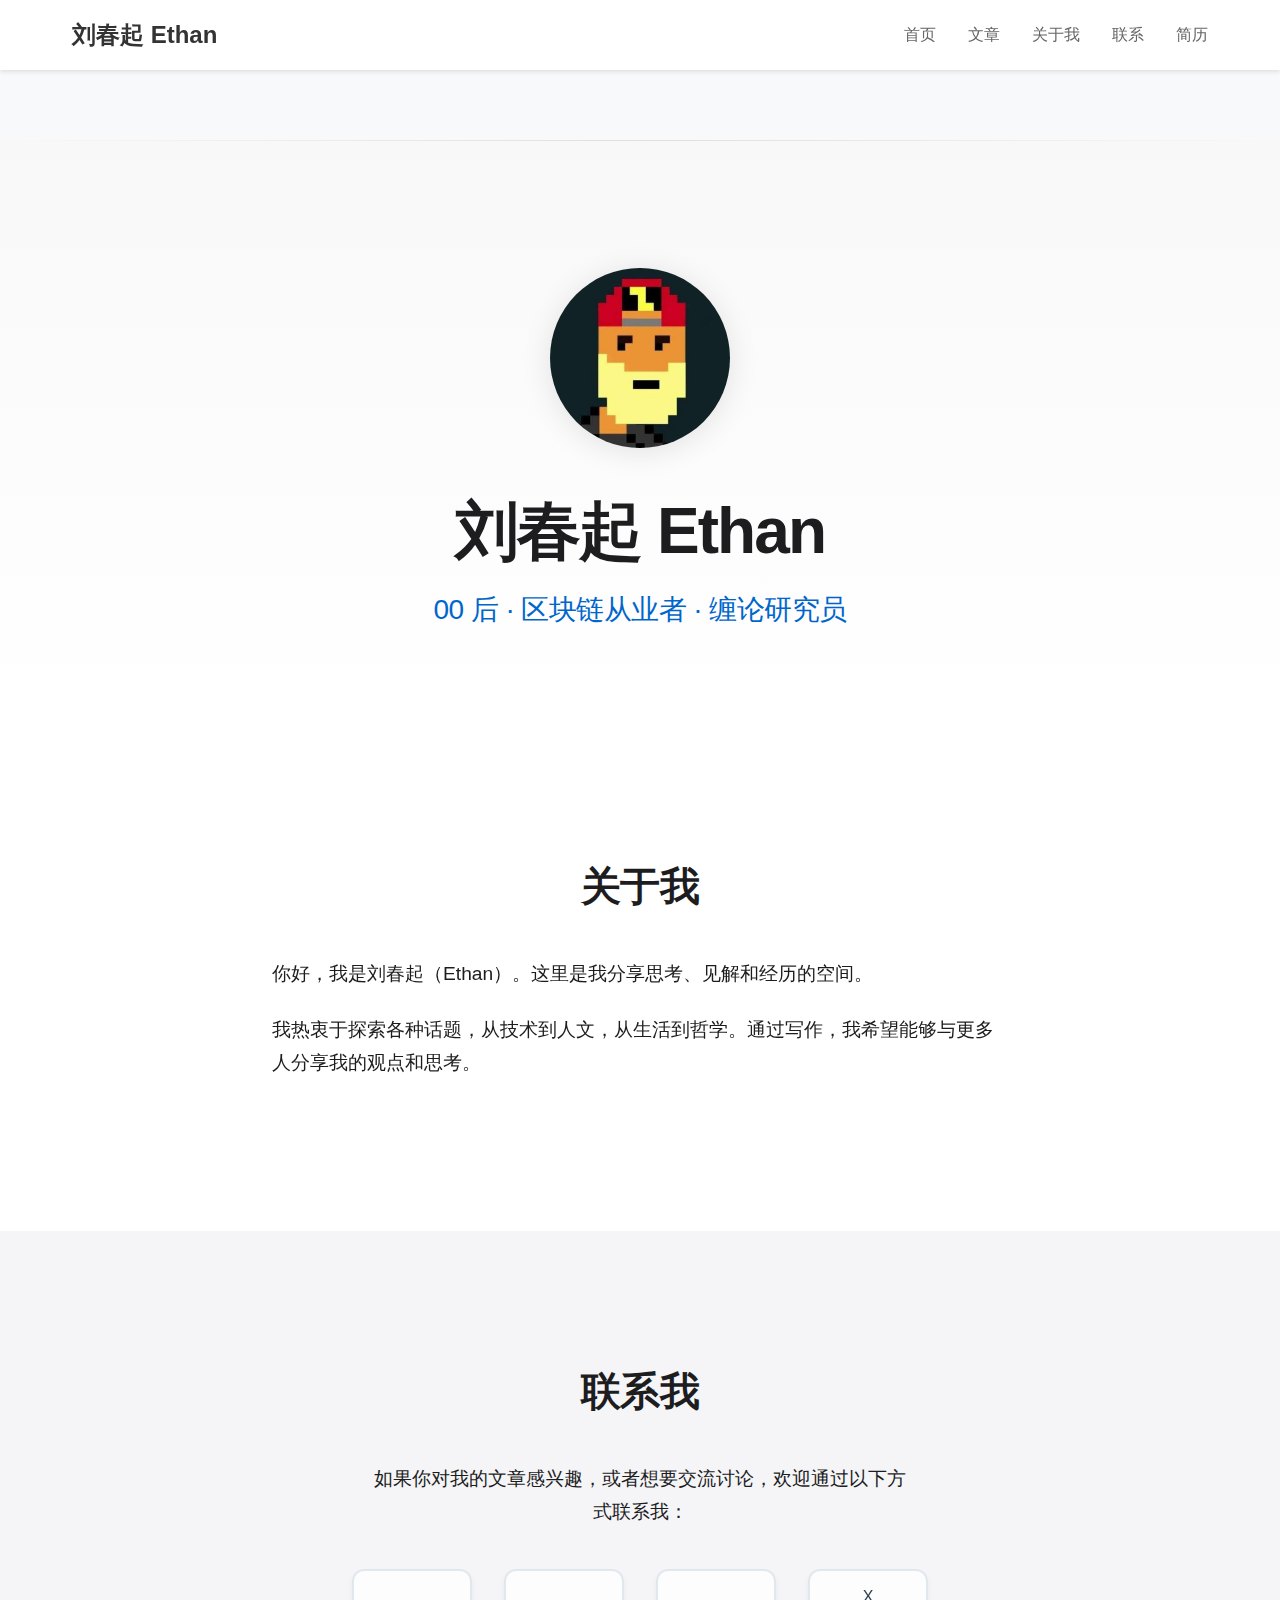
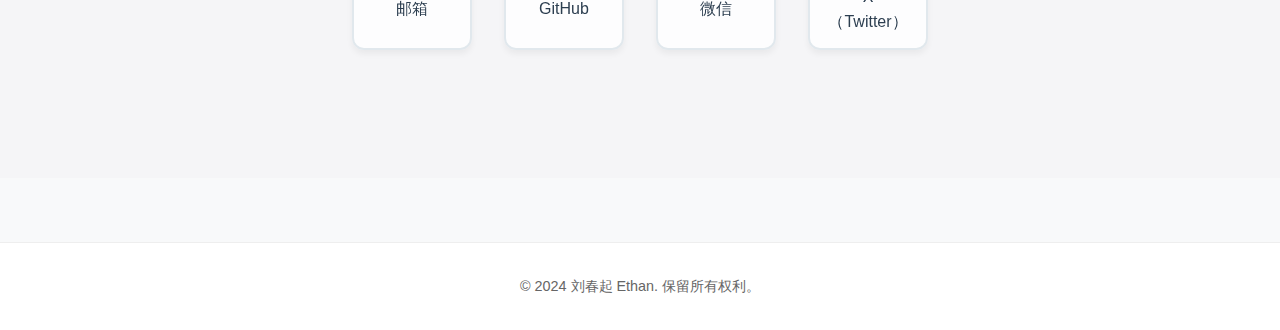
<file: index.html>
<!--
 * 个人博客首页
 * 包含以下主要部分：
 * 1. 导航栏：提供网站主要页面的链接
 * 2. 个人简介：展示头像和简要介绍
 * 3. 最新文章：展示最新的三篇博客文章
 * 4. 精选推荐：展示一篇重点推荐的文章
 * 5. 关于我：个人详细介绍
 * 6. 联系方式：社交媒体和联系方式
-->
<!DOCTYPE html>
<html lang="zh">
<head>
    <meta charset="UTF-8">
    <meta name="viewport" content="width=device-width, initial-scale=1.0">
    <title>刘春起 Ethan - 个人博客</title>
    <link rel="stylesheet" href="styles.css">
    <!-- 百度统计代码 -->
    <script>
        var _hmt = _hmt || [];
        (function() {
            var hm = document.createElement("script");
            hm.src = "https://hm.baidu.com/hm.js?6d314cef0030b5b95238139f10ae9090";
            var s = document.getElementsByTagName("script")[0]; 
            s.parentNode.insertBefore(hm, s);
        })();
    </script>
</head>
<body>
    <!-- 网站头部导航栏 -->
    <header>
        <nav>
            <div class="nav-container">
                <div class="logo">刘春起 Ethan</div>
                <ul>
                    <li><a href="#home">首页</a></li>
                    <li><a href="articles.html">文章</a></li>
                    <li><a href="#about">关于我</a></li>
                    <li><a href="#contact">联系</a></li>
                    <li><a href="resume.html" class="resume-link">简历</a></li>
                </ul>
            </div>
        </nav>
    </header>

    <!-- 主要内容区域 -->
    <main>
        <!-- 个人简介区域 -->
        <section id="home" class="hero">
            <div class="profile-container">
                <img src="profile.jpeg" alt="刘春起 Ethan" class="profile-image">
                <h1>刘春起 Ethan</h1>
                <p class="subtitle">00 后 · 区块链从业者 · 缠论研究员</p>
            </div>
        </section>

        <!-- 关于我区域 -->
        <section id="about" class="about">
            <h2>关于我</h2>
            <div class="about-content">
                <div class="about-text">
                    <p>你好，我是刘春起（Ethan）。这里是我分享思考、见解和经历的空间。</p>
                    <p>我热衷于探索各种话题，从技术到人文，从生活到哲学。通过写作，我希望能够与更多人分享我的观点和思考。</p>
                </div>
            </div>
        </section>

        <!-- 联系方式区域 -->
        <section id="contact" class="contact">
            <h2>联系我</h2>
            <div class="contact-content">
                <p>如果你对我的文章感兴趣，或者想要交流讨论，欢迎通过以下方式联系我：</p>
                <div class="contact-info">
                    <a href="mailto:chunqi222@gmail.com" class="contact-link">邮箱</a>
                    <a href="https://github.com/Ethan-chunqi" class="contact-link" target="_blank">GitHub</a>
                    <a href="wechat.html" class="contact-link" target="_blank">微信</a>
                    <a href="https://x.com/socialism_btc" class="contact-link" target="_blank">X（Twitter）</a>
                </div>
            </div>
        </section>
    </main>

    <footer>
        <p>&copy; 2024 刘春起 Ethan. 保留所有权利。</p>
    </footer>

    <script src="script.js"></script>
</body>
</html>
</file>
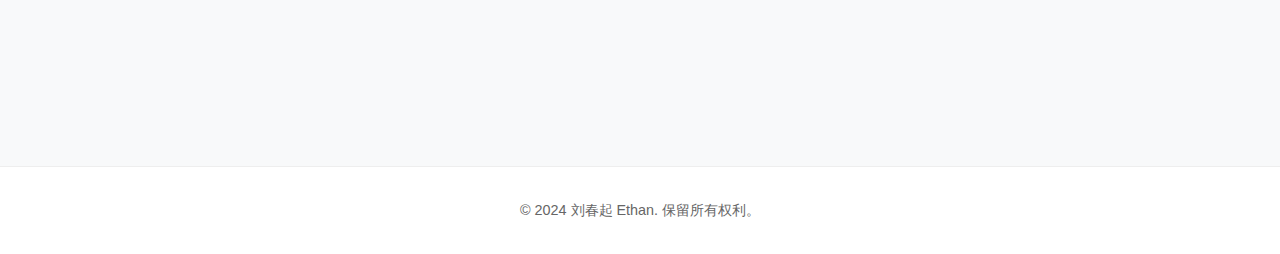
<file: about.html>
<!DOCTYPE html>
<html lang="zh">
<head>
    <meta charset="UTF-8">
    <meta name="viewport" content="width=device-width, initial-scale=1.0">
    <title>关于我 - 刘春起 Ethan</title>
    <link rel="stylesheet" href="styles.css">
    <link rel="stylesheet" href="about.css">
    <script src="about.js" defer></script>
</head>
<body>
    <!-- 页面顶部导航栏 -->
    <header>
        <nav>
            <div class="nav-container">
                <div class="logo">刘春起 Ethan</div>
                <ul>
                    <li><a href="index.html">首页</a></li>
                    <li><a href="articles.html">我的见解</a></li>
                    <li><a href="about.html" class="active">关于我</a></li>
                </ul>
            </div>
        </nav>
    </header>

    <main class="about-page">
        <!-- 个人简介区域 -->
        <section class="about-hero">
            <div class="profile-container">
                <img src="profile.jpeg" alt="刘春起 Ethan" class="profile-image">
                <h1>刘春起 Ethan</h1>
                <p class="subtitle">00 后 · 区块链从业者 · 缠论研究员</p>
            </div>
        </section>

        <!-- 详细介绍 -->
        <section class="about-content">
            <div class="about-section">
                <h2>关于我</h2>
                <p>你好，我是刘春起（Ethan）。这里是我分享思考、见解和经历的空间。</p>
                <p>我热衷于探索各种话题，从技术到人文，从生活到哲学。通过写作，我希望能够与更多人分享我的观点和思考。</p>
            </div>

            <div class="about-section">
                <h2>专业领域</h2>
                <div class="skills-grid">
                    <div class="skill-card">
                        <h3>区块链技术</h3>
                        <p>深入研究区块链技术发展，关注行业动态和创新应用。</p>
                    </div>
                    <div class="skill-card">
                        <h3>缠论研究</h3>
                        <p>专注于缠中说禅理论的研究与实践，探索市场运行规律。</p>
                    </div>
                    <div class="skill-card">
                        <h3>投资分析</h3>
                        <p>结合技术与基本面，进行深度的投资市场分析。</p>
                    </div>
                </div>
            </div>

            <div class="about-section">
                <h2>联系我</h2>
                <div class="contact-info">
                    <a href="mailto:chunqi222@gmail.com" class="contact-link">邮箱</a>
                    <a href="https://github.com/Ethan-chunqi" class="contact-link" target="_blank">GitHub</a>
                    <a href="#" class="contact-link">LinkedIn</a>
                </div>
            </div>
        </section>
    </main>

    <footer>
        <p>&copy; 2024 刘春起 Ethan. 保留所有权利。</p>
    </footer>

    <script src="script.js"></script>
</body>
</html>
</file>
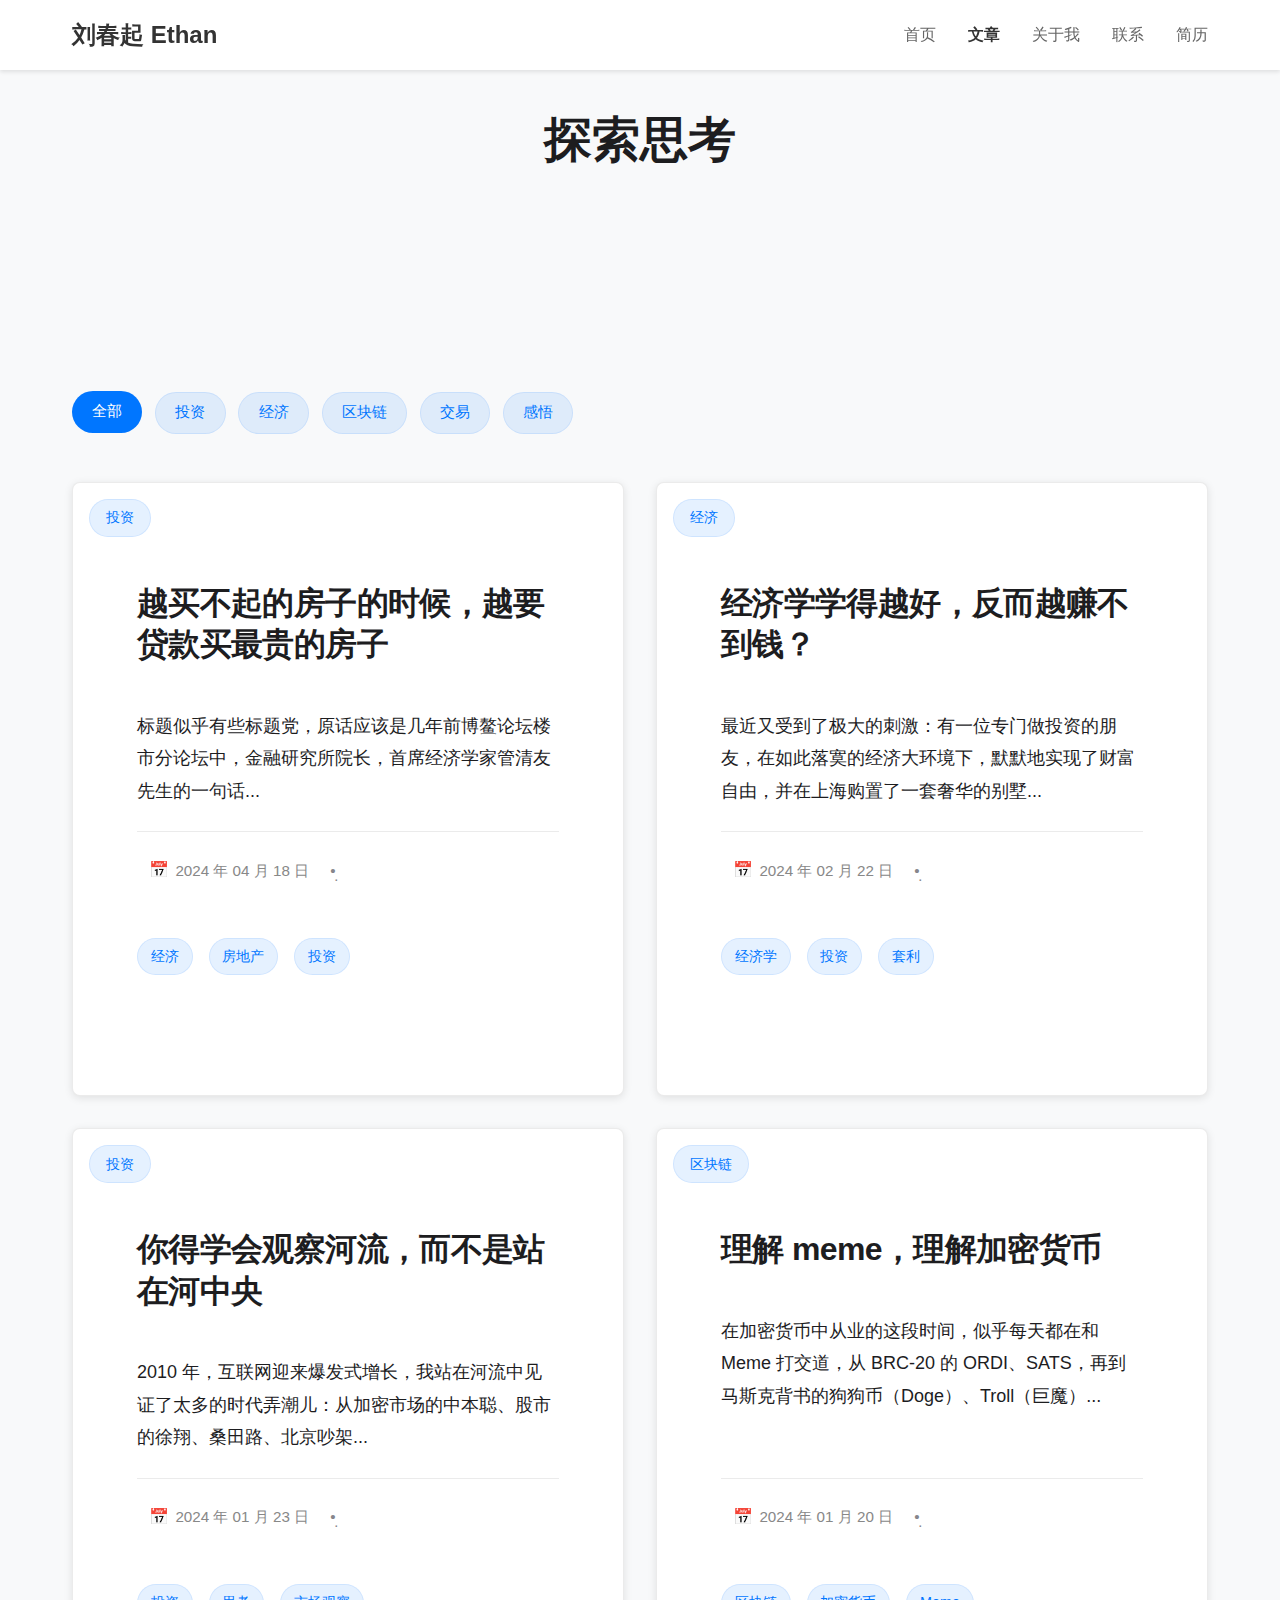
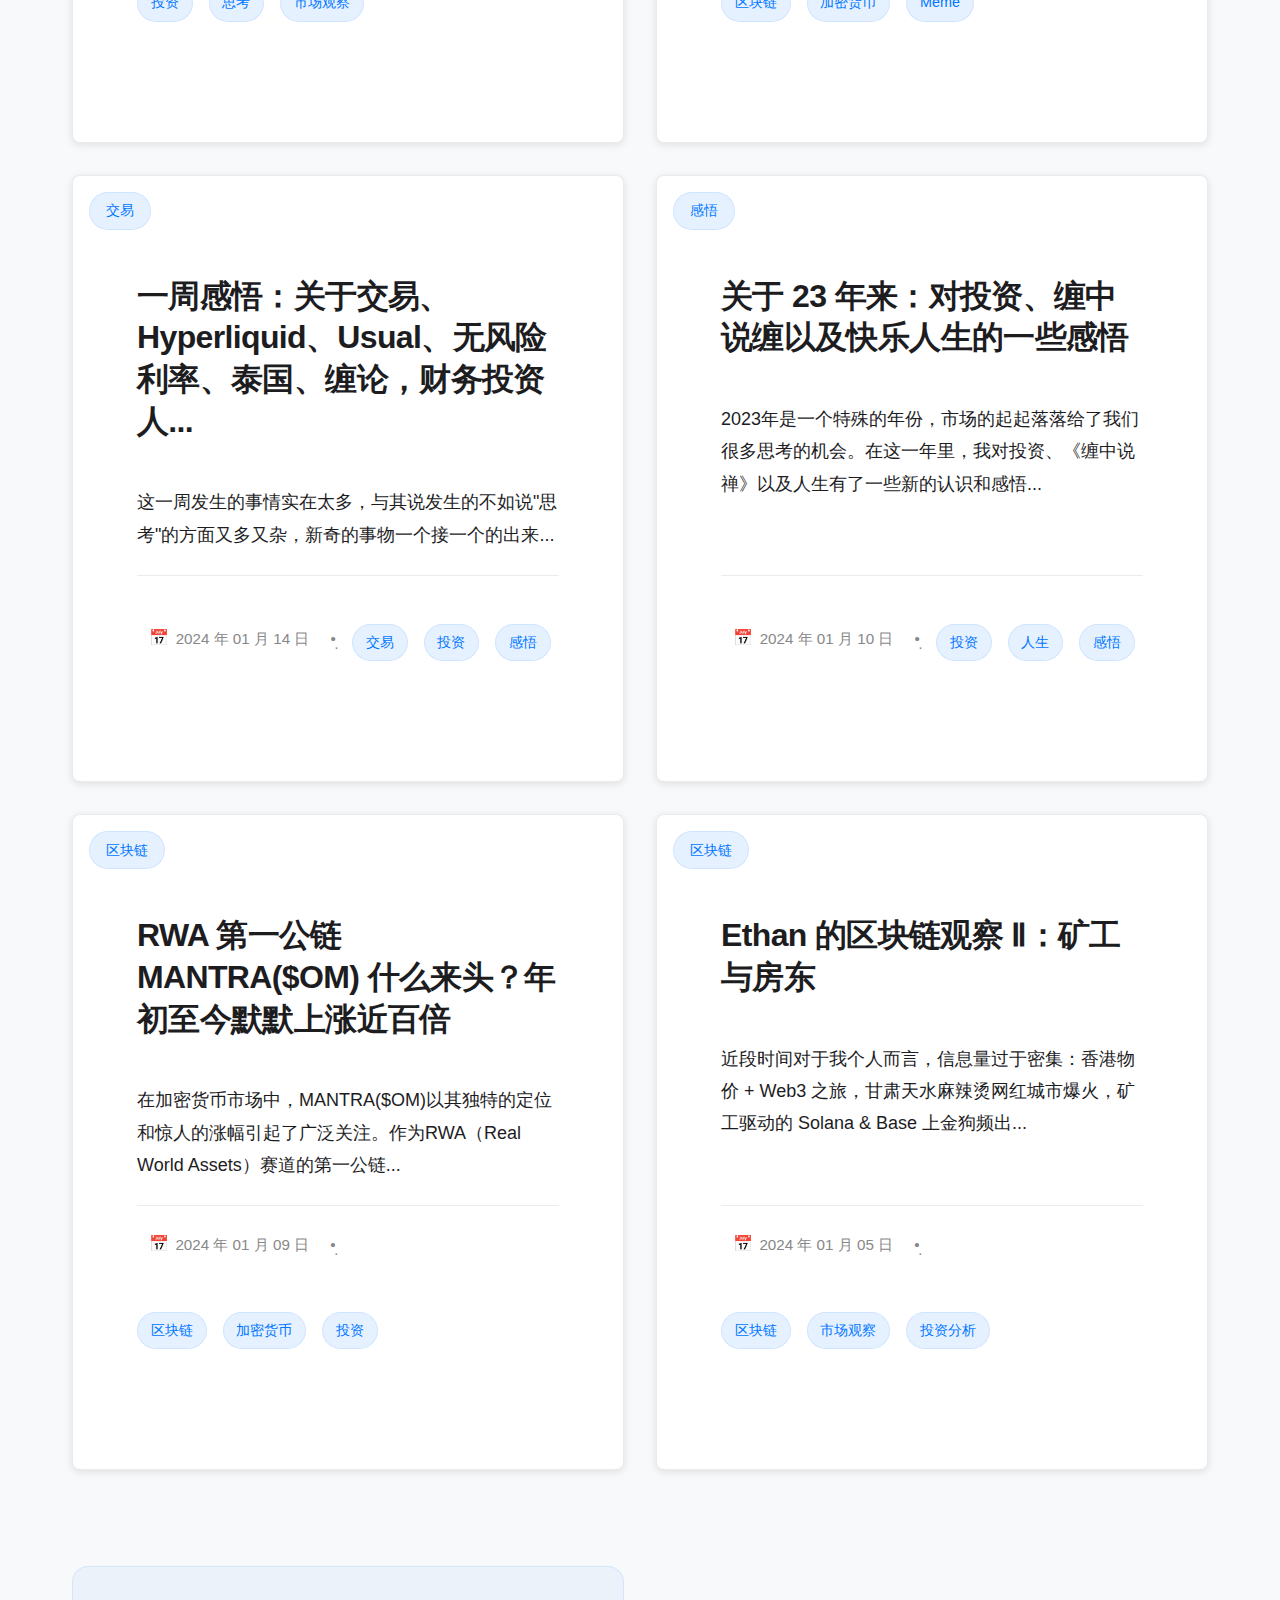
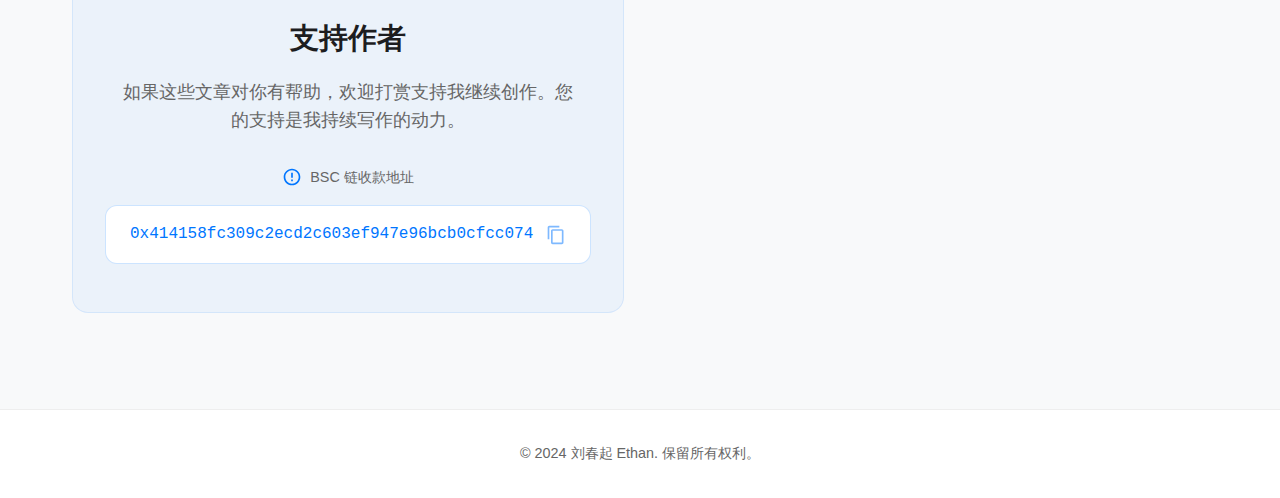
<file: articles.html>
<!--
 * 文章列表页面
 * 展示所有博客文章的列表视图
 * 1. 网格布局：以卡片形式展示所有文章
 * 2. 文章预览：每个卡片包含标题、摘要、封面图
 * 3. 分类标签：显示文章的分类标签
 * 4. 发布日期：显示文章发布时间
 * 5. 点击跳转：点击卡片跳转到文章详情
-->
<!DOCTYPE html>
<html lang="zh">
<head>
    <meta charset="UTF-8">
    <meta name="viewport" content="width=device-width, initial-scale=1.0">
    <title>文章列表 - 刘春起 Ethan</title>
    <!-- 百度统计代码 -->
    <script>
    var _hmt = _hmt || [];
    (function() {
      var hm = document.createElement("script");
      hm.src = "https://hm.baidu.com/hm.js?6d314cef0030b5b95238139f10ae9090";
      var s = document.getElementsByTagName("script")[0]; 
      s.parentNode.insertBefore(hm, s);
    })();
    </script>
    <link rel="stylesheet" href="styles.css">
    <link rel="stylesheet" href="articles.css">
</head>
<body>
    <!-- 页面顶部导航栏 -->
    <header>
        <nav>
            <div class="nav-container">
                <div class="logo">刘春起 Ethan</div>
                <ul>
                    <li><a href="index.html">首页</a></li>
                    <li><a href="articles.html" class="active">文章</a></li>
                    <li><a href="index.html#about">关于我</a></li>
                    <li><a href="index.html#contact">联系</a></li>
                    <li><a href="resume.html" class="resume-link">简历</a></li>
                </ul>
            </div>
        </nav>
    </header>

    <!-- 文章列表主体内容 -->
    <main class="articles-container">
        <!-- 页面标题 -->
        <h1 class="page-title">探索思考</h1>
        <p class="page-subtitle">在这里，我将持续分享对投资、区块链、经济学和轻松人生的思考和探索。</p>
        <p class="page-subtitle">每过三个月，我都会感觉过去的思想特别幼稚！所以，当时的文章论述并不代表现在我的观点。</p>
        <p class="page-subtitle">我所提到的数字货币或股票，并不代表投资建议！投资有风险，请你为自己负责。</p>

        <!-- 文章网格容器 -->
        <div id="articles-grid" class="articles-grid">
            <!-- 文章将通过 JavaScript 动态加载到这里 -->
        </div>
    </main>

    <footer>
        <p>&copy; 2024 刘春起 Ethan. 保留所有权利。</p>
    </footer>

    <script src="articles.js"></script>
</body>
</html>
</file>
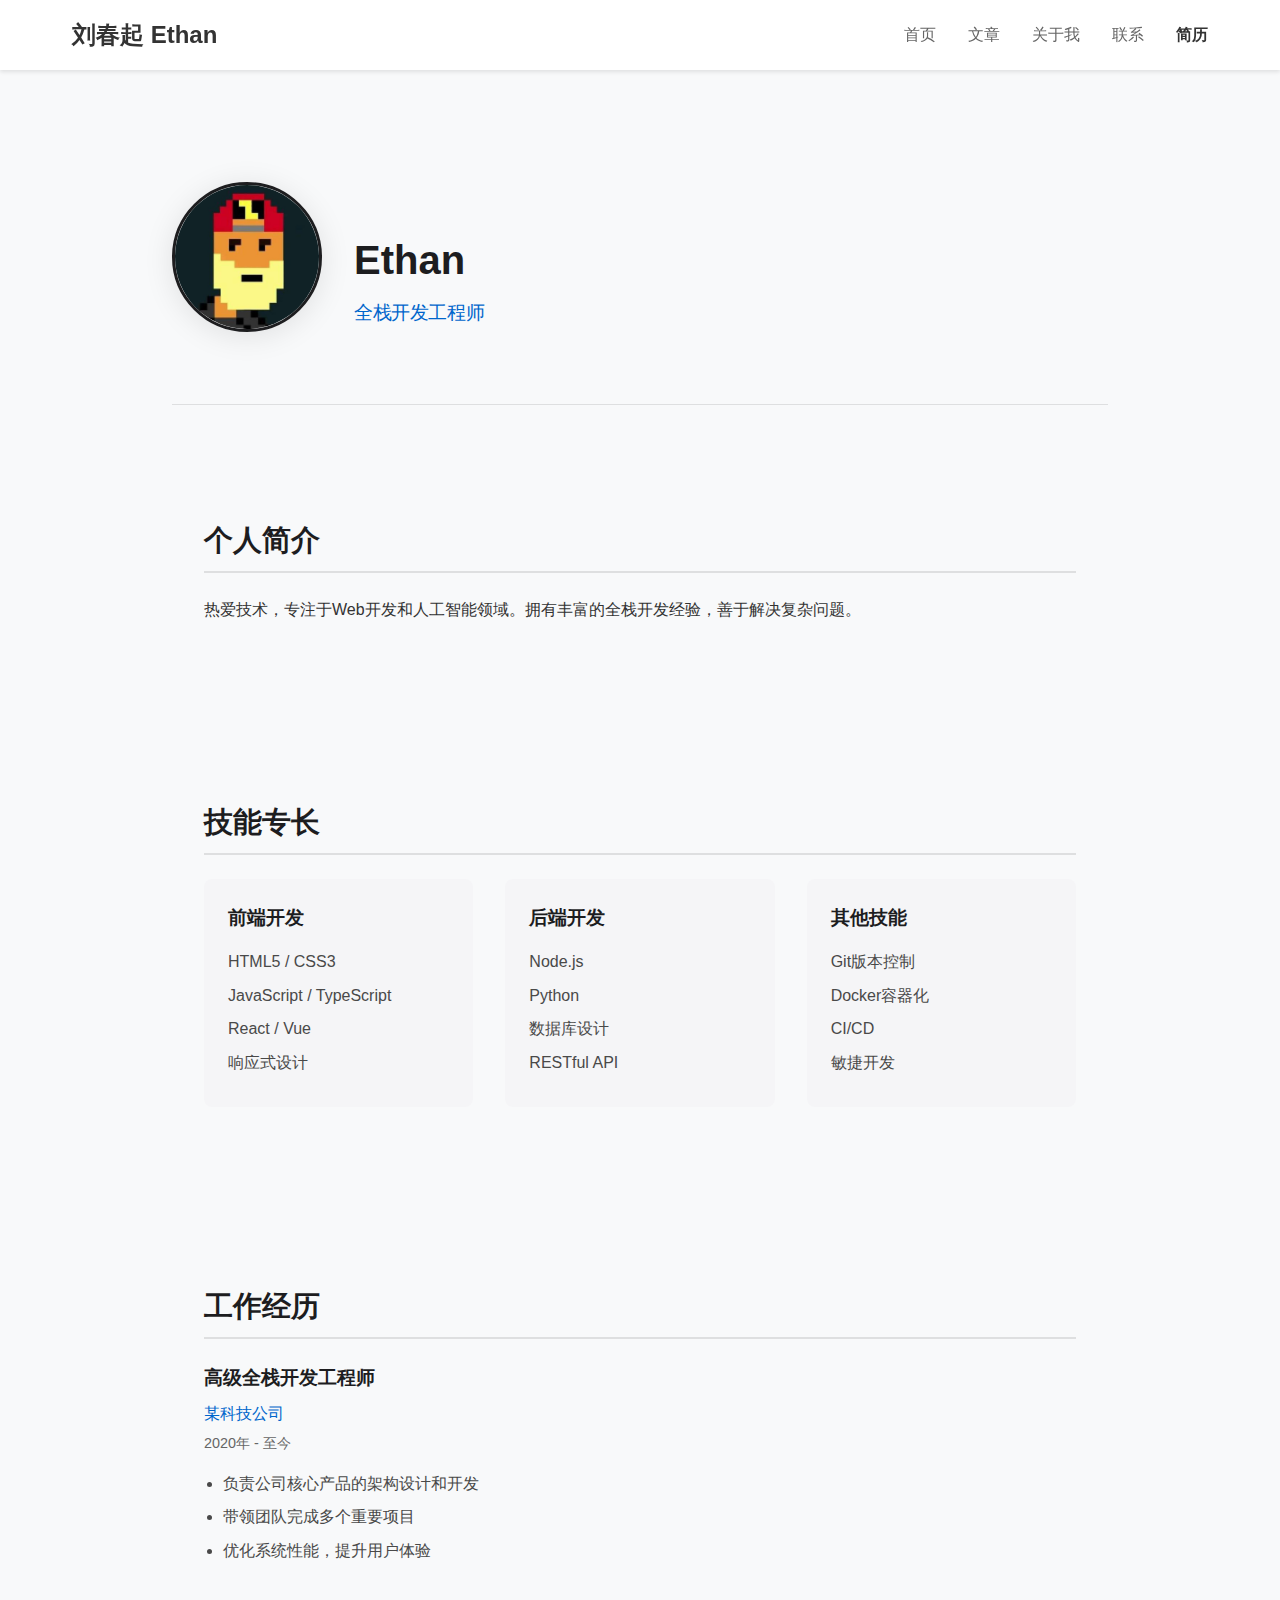
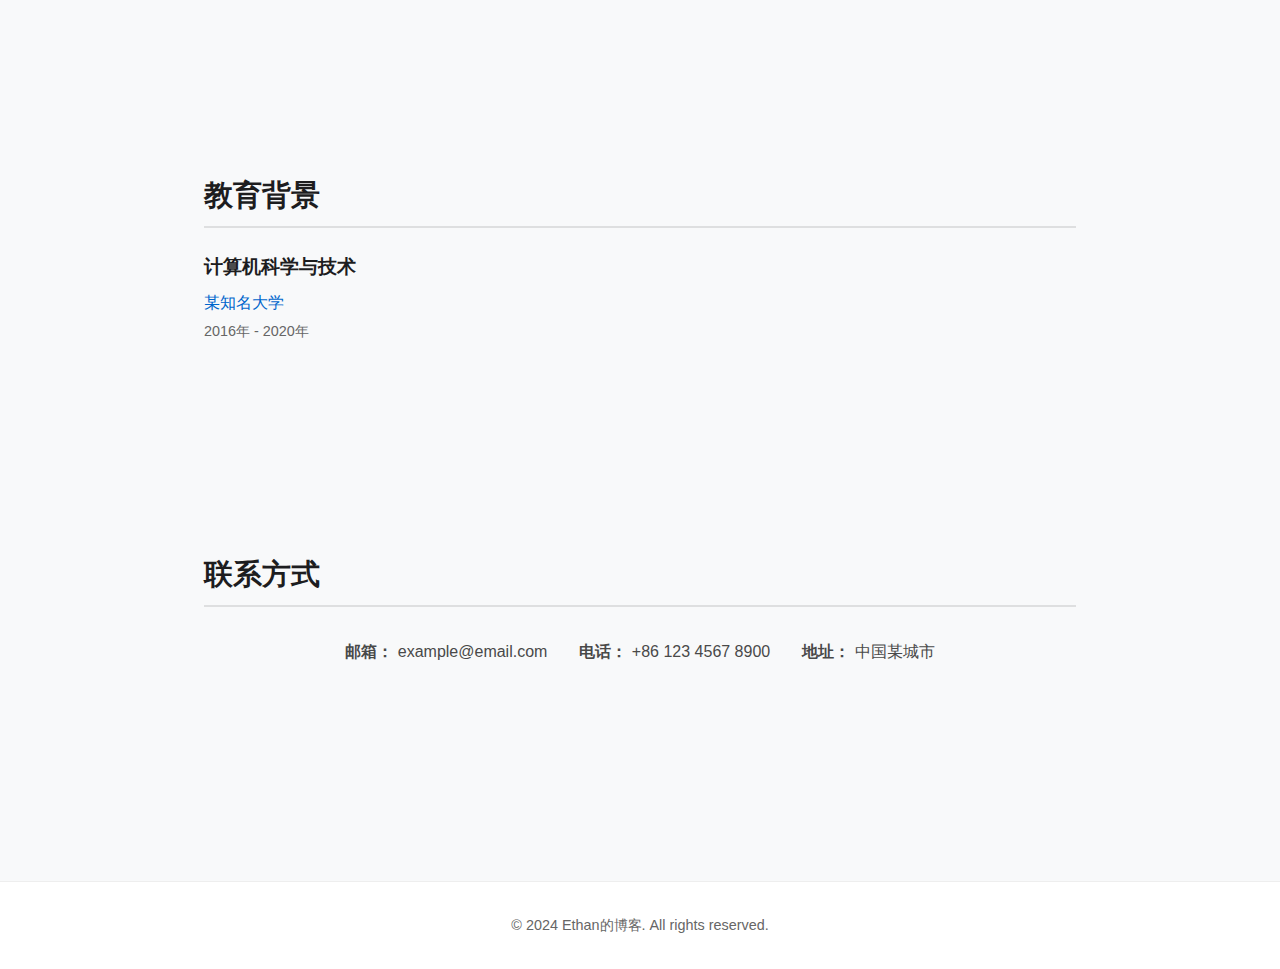
<file: resume.html>
<!DOCTYPE html>
<html lang="zh">
<head>
    <meta charset="UTF-8">
    <meta name="viewport" content="width=device-width, initial-scale=1.0">
    <title>我的简历</title>
    <!-- 百度统计代码 -->
    <script>
    var _hmt = _hmt || [];
    (function() {
      var hm = document.createElement("script");
      hm.src = "https://hm.baidu.com/hm.js?6d314cef0030b5b95238139f10ae9090";
      var s = document.getElementsByTagName("script")[0]; 
      s.parentNode.insertBefore(hm, s);
    })();
    </script>
    <link rel="stylesheet" href="styles.css">
    <link rel="stylesheet" href="resume.css">
</head>
<body>
    <header>
        <nav>
            <div class="nav-container">
                <div class="logo">刘春起 Ethan</div>
                <ul>
                    <li><a href="index.html">首页</a></li>
                    <li><a href="articles.html">文章</a></li>
                    <li><a href="index.html#about">关于我</a></li>
                    <li><a href="index.html#contact">联系</a></li>
                    <li><a href="resume.html" class="resume-link active">简历</a></li>
                </ul>
            </div>
        </nav>
    </header>

    <main class="resume-container">
        <div class="resume-header">
            <img src="profile.jpeg" alt="个人照片" class="profile-image">
            <div class="resume-title">
                <h1>Ethan</h1>
                <p class="subtitle">全栈开发工程师</p>
            </div>
        </div>

        <section class="resume-section">
            <h2>个人简介</h2>
            <p>热爱技术，专注于Web开发和人工智能领域。拥有丰富的全栈开发经验，善于解决复杂问题。</p>
        </section>

        <section class="resume-section">
            <h2>技能专长</h2>
            <div class="skills-grid">
                <div class="skill-item">
                    <h3>前端开发</h3>
                    <ul>
                        <li>HTML5 / CSS3</li>
                        <li>JavaScript / TypeScript</li>
                        <li>React / Vue</li>
                        <li>响应式设计</li>
                    </ul>
                </div>
                <div class="skill-item">
                    <h3>后端开发</h3>
                    <ul>
                        <li>Node.js</li>
                        <li>Python</li>
                        <li>数据库设计</li>
                        <li>RESTful API</li>
                    </ul>
                </div>
                <div class="skill-item">
                    <h3>其他技能</h3>
                    <ul>
                        <li>Git版本控制</li>
                        <li>Docker容器化</li>
                        <li>CI/CD</li>
                        <li>敏捷开发</li>
                    </ul>
                </div>
            </div>
        </section>

        <section class="resume-section">
            <h2>工作经历</h2>
            <div class="experience-item">
                <h3>高级全栈开发工程师</h3>
                <p class="company">某科技公司</p>
                <p class="period">2020年 - 至今</p>
                <ul>
                    <li>负责公司核心产品的架构设计和开发</li>
                    <li>带领团队完成多个重要项目</li>
                    <li>优化系统性能，提升用户体验</li>
                </ul>
            </div>
        </section>

        <section class="resume-section">
            <h2>教育背景</h2>
            <div class="education-item">
                <h3>计算机科学与技术</h3>
                <p class="school">某知名大学</p>
                <p class="period">2016年 - 2020年</p>
            </div>
        </section>

        <section class="resume-section">
            <h2>联系方式</h2>
            <div class="contact-info">
                <p><strong>邮箱：</strong> example@email.com</p>
                <p><strong>电话：</strong> +86 123 4567 8900</p>
                <p><strong>地址：</strong> 中国某城市</p>
            </div>
        </section>
    </main>

    <footer>
        <p>&copy; 2024 Ethan的博客. All rights reserved.</p>
    </footer>
</body>
</html>
</file>
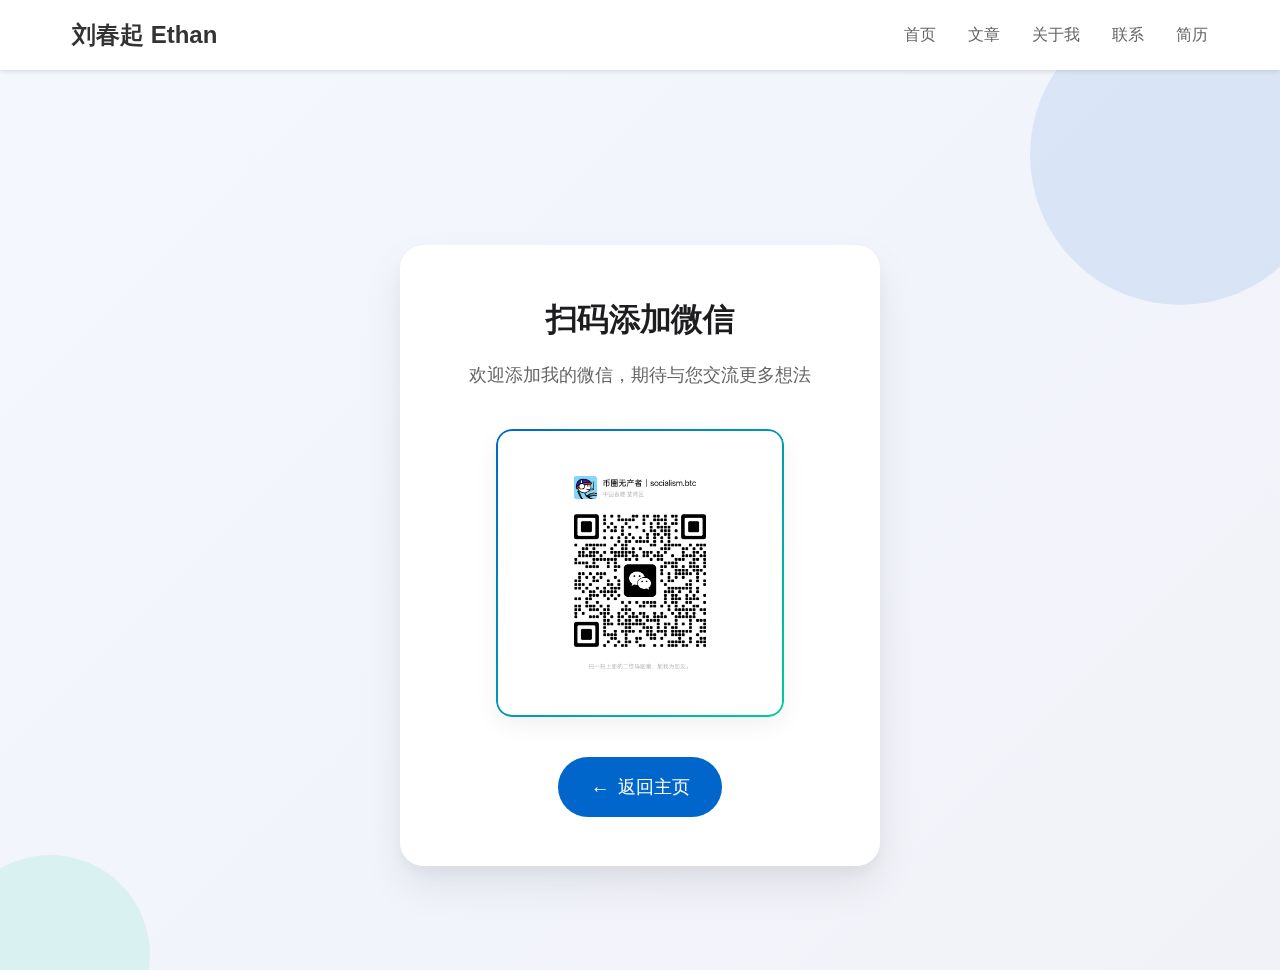
<file: wechat.html>
<!DOCTYPE html>
<html lang="zh">
<head>
    <meta charset="UTF-8">
    <meta name="viewport" content="width=device-width, initial-scale=1.0">
    <title>微信二维码 - 刘春起 Ethan</title>
    <!-- 百度统计代码 -->
    <script>
    var _hmt = _hmt || [];
    (function() {
      var hm = document.createElement("script");
      hm.src = "https://hm.baidu.com/hm.js?6d314cef0030b5b95238139f10ae9090";
      var s = document.getElementsByTagName("script")[0]; 
      s.parentNode.insertBefore(hm, s);
    })();
    </script>
    <link rel="stylesheet" href="styles.css">
    <style>
        * {
            margin: 0;
            padding: 0;
            box-sizing: border-box;
        }

        body {
            margin: 0;
            padding: 0;
            min-height: 100vh;
            background: linear-gradient(135deg, #f5f7ff 0%, #f0f2f8 100%);
            font-family: -apple-system, BlinkMacSystemFont, "Segoe UI", Roboto, "Helvetica Neue", Arial, sans-serif;
            position: relative;
            overflow: hidden;
        }

        /* 背景装饰 */
        .background-decoration {
            position: fixed;
            width: 100vw;
            height: 100vh;
            pointer-events: none;
            z-index: 0;
        }

        .circle {
            position: absolute;
            border-radius: 50%;
            opacity: 0.1;
        }

        .circle-1 {
            width: 300px;
            height: 300px;
            background: #0066cc;
            top: -100px;
            right: -50px;
        }

        .circle-2 {
            width: 200px;
            height: 200px;
            background: #00cc99;
            bottom: -50px;
            left: -50px;
        }

        main {
            min-height: calc(100vh - 70px);
            display: flex;
            justify-content: center;
            align-items: center;
            padding: 2rem 0;
        }

        .qr-container {
            background: rgba(255, 255, 255, 0.95);
            padding: 3rem;
            border-radius: 24px;
            box-shadow: 0 20px 40px rgba(0, 0, 0, 0.08),
                       0 8px 16px rgba(0, 0, 0, 0.04);
            text-align: center;
            max-width: 90%;
            width: 480px;
            position: relative;
            z-index: 1;
            backdrop-filter: blur(10px);
            border: 1px solid rgba(255, 255, 255, 0.2);
            animation: slideUp 0.6s cubic-bezier(0.4, 0, 0.2, 1);
        }

        .qr-title {
            font-size: 2rem;
            color: #1d1d1f;
            margin-bottom: 1rem;
            font-weight: 600;
            letter-spacing: -0.02em;
        }

        .qr-subtitle {
            color: #666;
            margin-bottom: 2.5rem;
            line-height: 1.6;
            font-size: 1.1rem;
        }

        .qr-image-container {
            background: white;
            padding: 1.5rem;
            border-radius: 16px;
            margin: 0 auto 2rem;
            width: fit-content;
            box-shadow: 0 8px 24px rgba(0, 0, 0, 0.06);
            position: relative;
            transition: transform 0.3s ease;
        }

        .qr-image-container:hover {
            transform: translateY(-5px);
        }

        .qr-image {
            width: 240px;
            height: 240px;
            object-fit: contain;
            border-radius: 8px;
            display: block;
        }

        .qr-image-container::before {
            content: '';
            position: absolute;
            inset: 0;
            border-radius: 16px;
            padding: 2px;
            background: linear-gradient(135deg, #0066cc, #00cc99);
            -webkit-mask: linear-gradient(#fff 0 0) content-box, linear-gradient(#fff 0 0);
            mask: linear-gradient(#fff 0 0) content-box, linear-gradient(#fff 0 0);
            -webkit-mask-composite: xor;
            mask-composite: exclude;
        }

        .close-button {
            display: inline-flex;
            align-items: center;
            padding: 0.9rem 2rem;
            background: #0066cc;
            color: white;
            text-decoration: none;
            border-radius: 100px;
            font-weight: 500;
            transition: all 0.3s ease;
            font-size: 1.1rem;
            margin-top: 0.5rem;
        }

        .close-button:hover {
            background: #0052cc;
            transform: translateY(-2px);
            box-shadow: 0 4px 12px rgba(0, 102, 204, 0.2);
        }

        .close-button::before {
            content: '←';
            margin-right: 8px;
            font-size: 1.2rem;
        }

        @keyframes slideUp {
            from {
                opacity: 0;
                transform: translateY(30px);
            }
            to {
                opacity: 1;
                transform: translateY(0);
            }
        }

        /* 深色模式支持 */
        @media (prefers-color-scheme: dark) {
            body {
                background: linear-gradient(135deg, #1a1a1a 0%, #2a2a2a 100%);
            }

            .qr-container {
                background: rgba(42, 42, 42, 0.95);
                border-color: rgba(255, 255, 255, 0.1);
            }

            .qr-title {
                color: #fff;
            }

            .qr-subtitle {
                color: #999;
            }

            .qr-image-container {
                background: #1c1c1e;
            }

            .circle-1 {
                opacity: 0.05;
            }

            .circle-2 {
                opacity: 0.05;
            }
        }

        /* 响应式设计 */
        @media (max-width: 480px) {
            .qr-container {
                padding: 2rem;
            }

            .qr-title {
                font-size: 1.75rem;
            }

            .qr-subtitle {
                font-size: 1rem;
                margin-bottom: 2rem;
            }

            .qr-image {
                width: 200px;
                height: 200px;
            }
        }
    </style>
</head>
<body>
    <!-- 网站头部导航栏 -->
    <header>
        <nav>
            <div class="nav-container">
                <div class="logo">刘春起 Ethan</div>
                <ul>
                    <li><a href="index.html">首页</a></li>
                    <li><a href="articles.html">文章</a></li>
                    <li><a href="index.html#about">关于我</a></li>
                    <li><a href="index.html#contact">联系</a></li>
                    <li><a href="resume.html" class="resume-link">简历</a></li>
                </ul>
            </div>
        </nav>
    </header>

    <main>
        <div class="background-decoration">
            <div class="circle circle-1"></div>
            <div class="circle circle-2"></div>
        </div>
        <div class="qr-container">
            <h1 class="qr-title">扫码添加微信</h1>
            <p class="qr-subtitle">欢迎添加我的微信，期待与您交流更多想法</p>
            <div class="qr-image-container">
                <img src="wechat-qr.png" alt="微信二维码" class="qr-image">
            </div>
            <a href="index.html" class="close-button">返回主页</a>
        </div>
    </main>
</body>
</html>
</file>
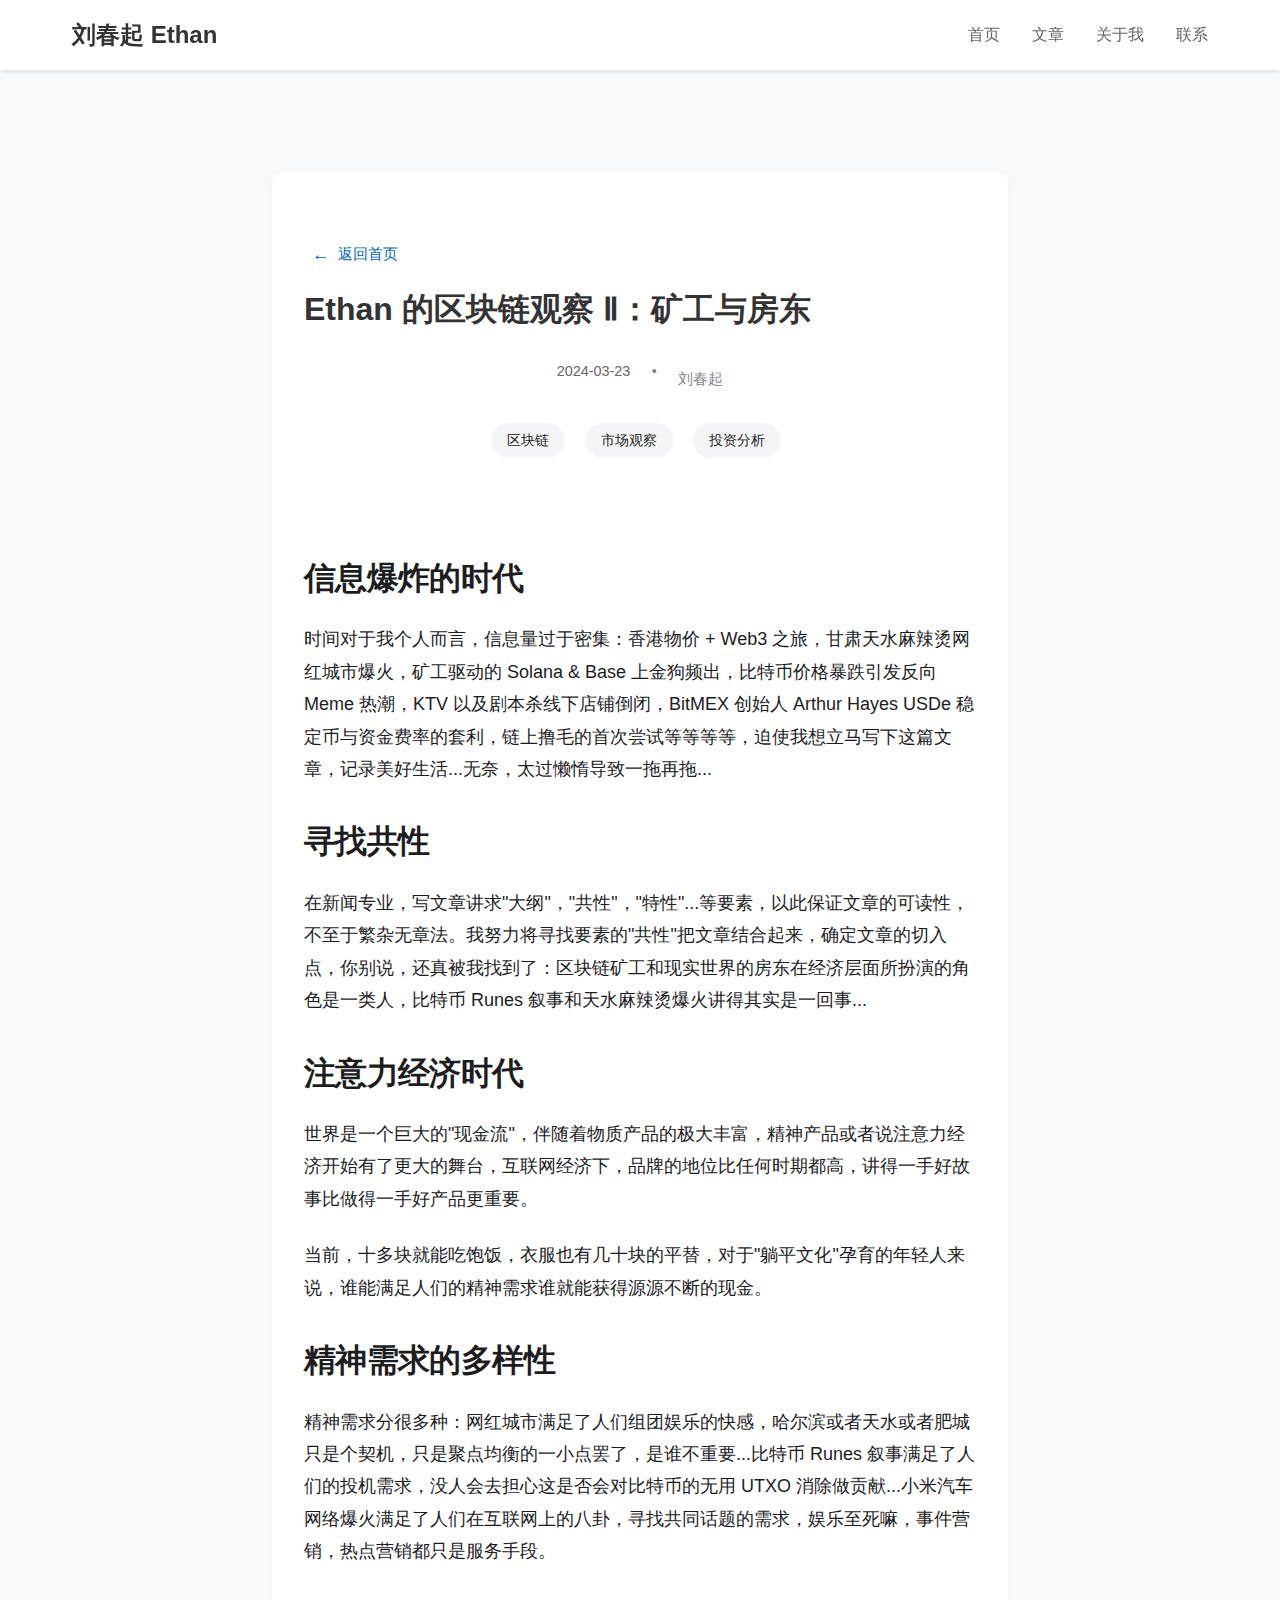
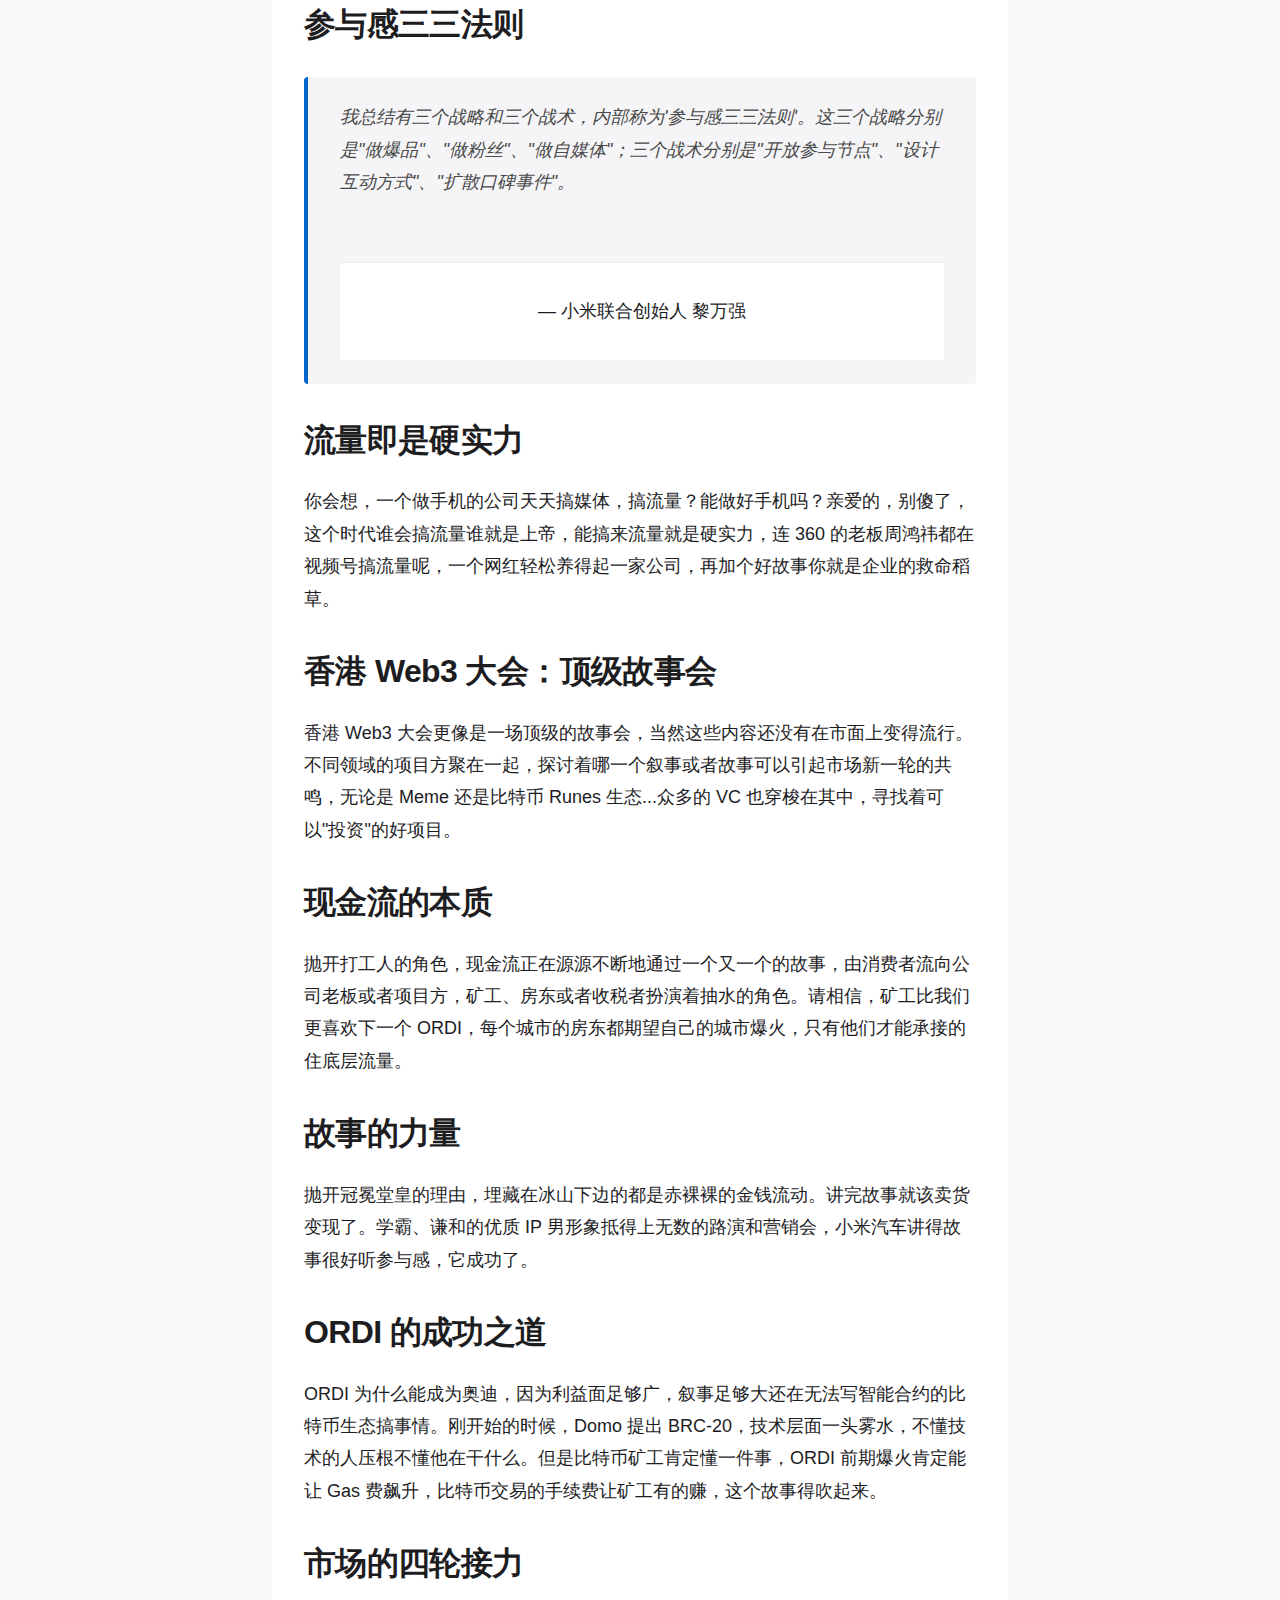
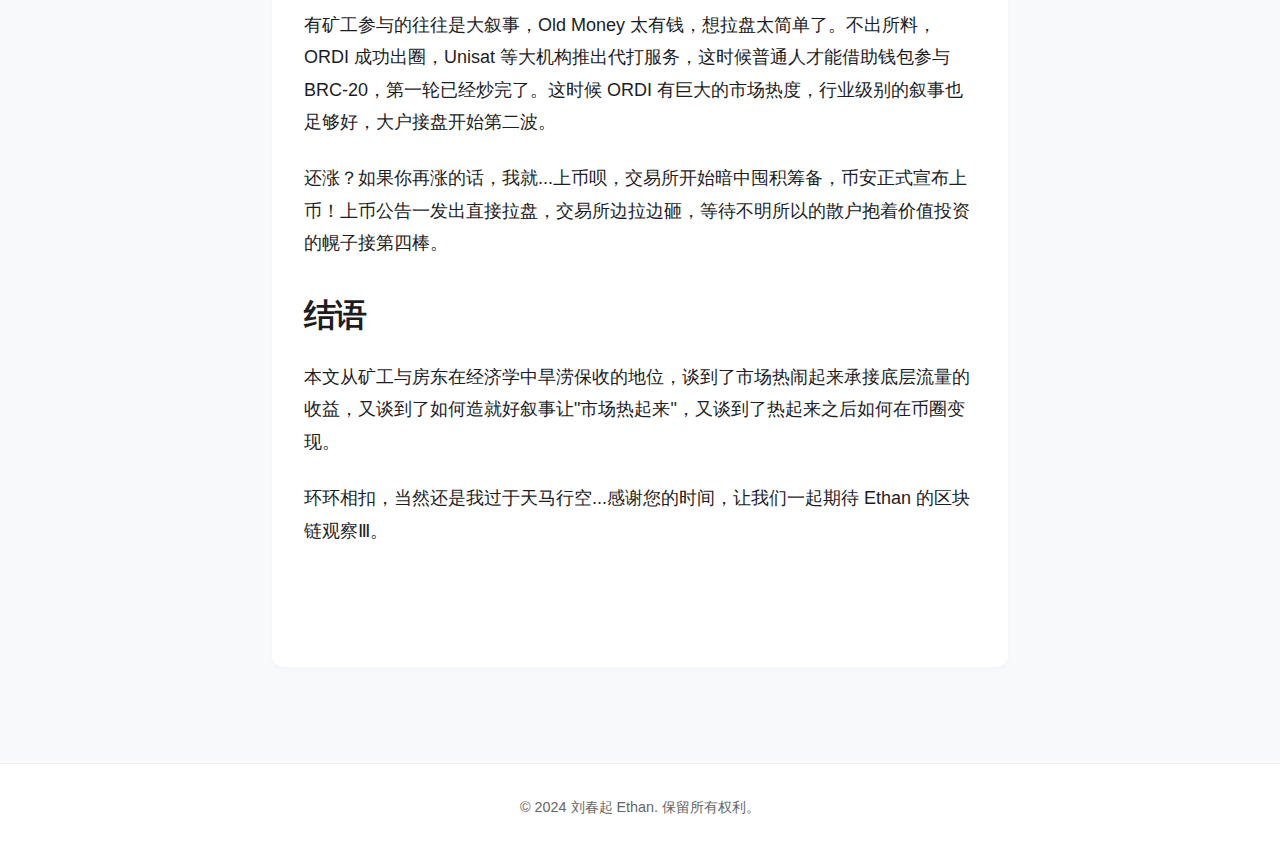
<file: articles/blockchain.html>
<!DOCTYPE html>
<html lang="zh">
<head>
    <meta charset="UTF-8">
    <meta name="viewport" content="width=device-width, initial-scale=1.0">
    <title>Ethan 的区块链观察 Ⅱ：矿工与房东 - 刘春起 Ethan</title>
    <link rel="stylesheet" href="../styles.css">
</head>
<body>
    <header>
        <nav>
            <div class="nav-container">
                <div class="logo">刘春起 Ethan</div>
                <ul>
                    <li><a href="../index.html">首页</a></li>
                    <li><a href="../articles.html">文章</a></li>
                    <li><a href="#about">关于我</a></li>
                    <li><a href="#contact">联系</a></li>
                </ul>
            </div>
        </nav>
    </header>

    <main>
        <section class="article-full">
            <div class="article-container">
                <div class="article-header">
                    <button onclick="window.location.href='../index.html'" class="back-button">返回首页</button>
                </div>
                <h1>Ethan 的区块链观察 Ⅱ：矿工与房东</h1>
                <div class="article-meta">
                    <span class="article-date">2024-03-23</span>
                    <span class="article-author">刘春起</span>
                </div>
                <div class="article-tags">
                    <span class="tag">区块链</span>
                    <span class="tag">市场观察</span>
                    <span class="tag">投资分析</span>
                </div>
                <div class="article-content">
                    <h2>信息爆炸的时代</h2>
                    <p>时间对于我个人而言，信息量过于密集：香港物价 + Web3 之旅，甘肃天水麻辣烫网红城市爆火，矿工驱动的 Solana & Base 上金狗频出，比特币价格暴跌引发反向 Meme 热潮，KTV 以及剧本杀线下店铺倒闭，BitMEX 创始人 Arthur Hayes USDe 稳定币与资金费率的套利，链上撸毛的首次尝试等等等等，迫使我想立马写下这篇文章，记录美好生活...无奈，太过懒惰导致一拖再拖...</p>

                    <h2>寻找共性</h2>
                    <p>在新闻专业，写文章讲求"大纲"，"共性"，"特性"...等要素，以此保证文章的可读性，不至于繁杂无章法。我努力将寻找要素的"共性"把文章结合起来，确定文章的切入点，你别说，还真被我找到了：区块链矿工和现实世界的房东在经济层面所扮演的角色是一类人，比特币 Runes 叙事和天水麻辣烫爆火讲得其实是一回事...</p>

                    <h2>注意力经济时代</h2>
                    <p>世界是一个巨大的"现金流"，伴随着物质产品的极大丰富，精神产品或者说注意力经济开始有了更大的舞台，互联网经济下，品牌的地位比任何时期都高，讲得一手好故事比做得一手好产品更重要。</p>

                    <p>当前，十多块就能吃饱饭，衣服也有几十块的平替，对于"躺平文化"孕育的年轻人来说，谁能满足人们的精神需求谁就能获得源源不断的现金。</p>

                    <h2>精神需求的多样性</h2>
                    <p>精神需求分很多种：网红城市满足了人们组团娱乐的快感，哈尔滨或者天水或者肥城只是个契机，只是聚点均衡的一小点罢了，是谁不重要...比特币 Runes 叙事满足了人们的投机需求，没人会去担心这是否会对比特币的无用 UTXO 消除做贡献...小米汽车网络爆火满足了人们在互联网上的八卦，寻找共同话题的需求，娱乐至死嘛，事件营销，热点营销都只是服务手段。</p>

                    <h2>参与感三三法则</h2>
                    <blockquote>
                        <p>我总结有三个战略和三个战术，内部称为'参与感三三法则'。这三个战略分别是"做爆品"、"做粉丝"、"做自媒体"；三个战术分别是"开放参与节点"、"设计互动方式"、"扩散口碑事件"。</p>
                        <footer>— 小米联合创始人 黎万强</footer>
                    </blockquote>

                    <h2>流量即是硬实力</h2>
                    <p>你会想，一个做手机的公司天天搞媒体，搞流量？能做好手机吗？亲爱的，别傻了，这个时代谁会搞流量谁就是上帝，能搞来流量就是硬实力，连 360 的老板周鸿祎都在视频号搞流量呢，一个网红轻松养得起一家公司，再加个好故事你就是企业的救命稻草。</p>

                    <h2>香港 Web3 大会：顶级故事会</h2>
                    <p>香港 Web3 大会更像是一场顶级的故事会，当然这些内容还没有在市面上变得流行。不同领域的项目方聚在一起，探讨着哪一个叙事或者故事可以引起市场新一轮的共鸣，无论是 Meme 还是比特币 Runes 生态...众多的 VC 也穿梭在其中，寻找着可以"投资"的好项目。</p>

                    <h2>现金流的本质</h2>
                    <p>抛开打工人的角色，现金流正在源源不断地通过一个又一个的故事，由消费者流向公司老板或者项目方，矿工、房东或者收税者扮演着抽水的角色。请相信，矿工比我们更喜欢下一个 ORDI，每个城市的房东都期望自己的城市爆火，只有他们才能承接的住底层流量。</p>

                    <h2>故事的力量</h2>
                    <p>抛开冠冕堂皇的理由，埋藏在冰山下边的都是赤裸裸的金钱流动。讲完故事就该卖货变现了。学霸、谦和的优质 IP 男形象抵得上无数的路演和营销会，小米汽车讲得故事很好听参与感，它成功了。</p>

                    <h2>ORDI 的成功之道</h2>
                    <p>ORDI 为什么能成为奥迪，因为利益面足够广，叙事足够大还在无法写智能合约的比特币生态搞事情。刚开始的时候，Domo 提出 BRC-20，技术层面一头雾水，不懂技术的人压根不懂他在干什么。但是比特币矿工肯定懂一件事，ORDI 前期爆火肯定能让 Gas 费飙升，比特币交易的手续费让矿工有的赚，这个故事得吹起来。</p>

                    <h2>市场的四轮接力</h2>
                    <p>有矿工参与的往往是大叙事，Old Money 太有钱，想拉盘太简单了。不出所料，ORDI 成功出圈，Unisat 等大机构推出代打服务，这时候普通人才能借助钱包参与 BRC-20，第一轮已经炒完了。这时候 ORDI 有巨大的市场热度，行业级别的叙事也足够好，大户接盘开始第二波。</p>

                    <p>还涨？如果你再涨的话，我就...上币呗，交易所开始暗中囤积筹备，币安正式宣布上币！上币公告一发出直接拉盘，交易所边拉边砸，等待不明所以的散户抱着价值投资的幌子接第四棒。</p>

                    <h2>结语</h2>
                    <p>本文从矿工与房东在经济学中旱涝保收的地位，谈到了市场热闹起来承接底层流量的收益，又谈到了如何造就好叙事让"市场热起来"，又谈到了热起来之后如何在币圈变现。</p>

                    <p>环环相扣，当然还是我过于天马行空...感谢您的时间，让我们一起期待 Ethan 的区块链观察Ⅲ。</p>
                </div>
            </div>
        </section>
    </main>

    <footer>
        <p>&copy; 2024 刘春起 Ethan. 保留所有权利。</p>
    </footer>

    <script src="../script.js"></script>
</body>
</html>
</file>
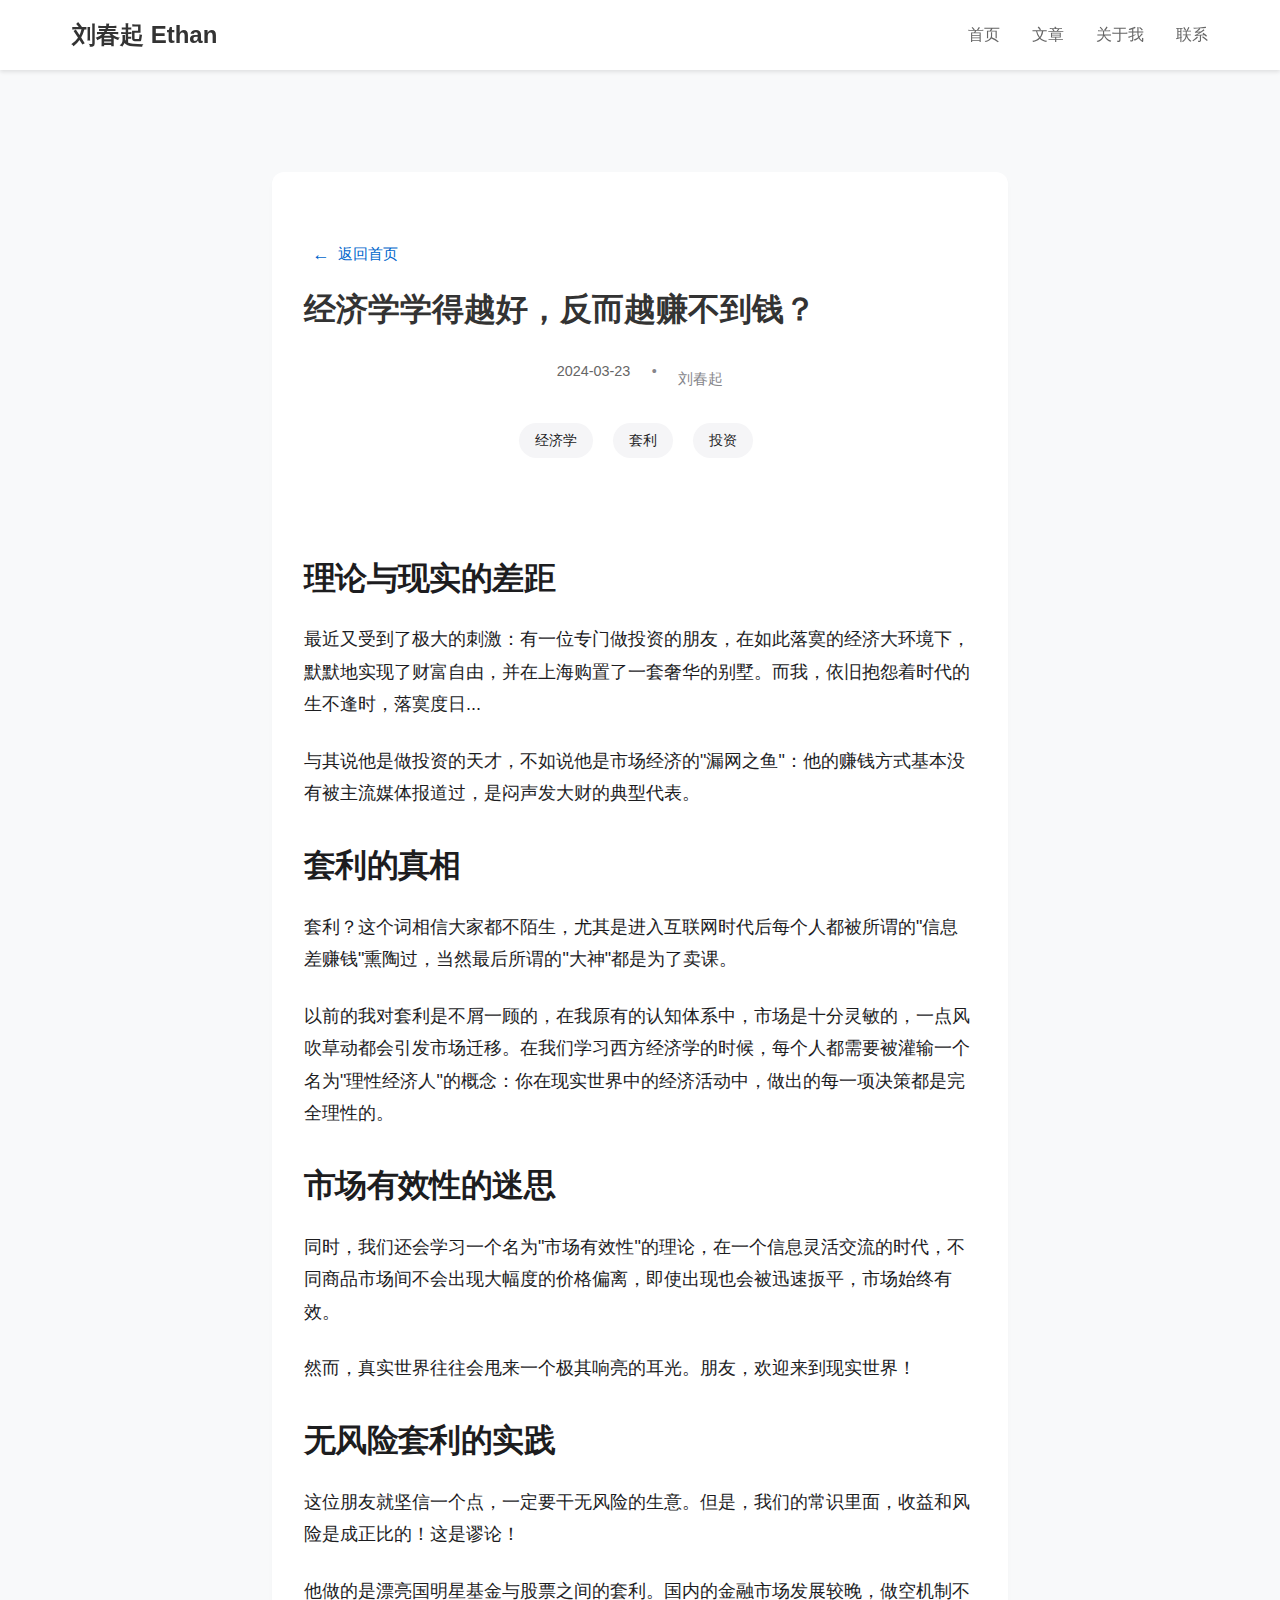
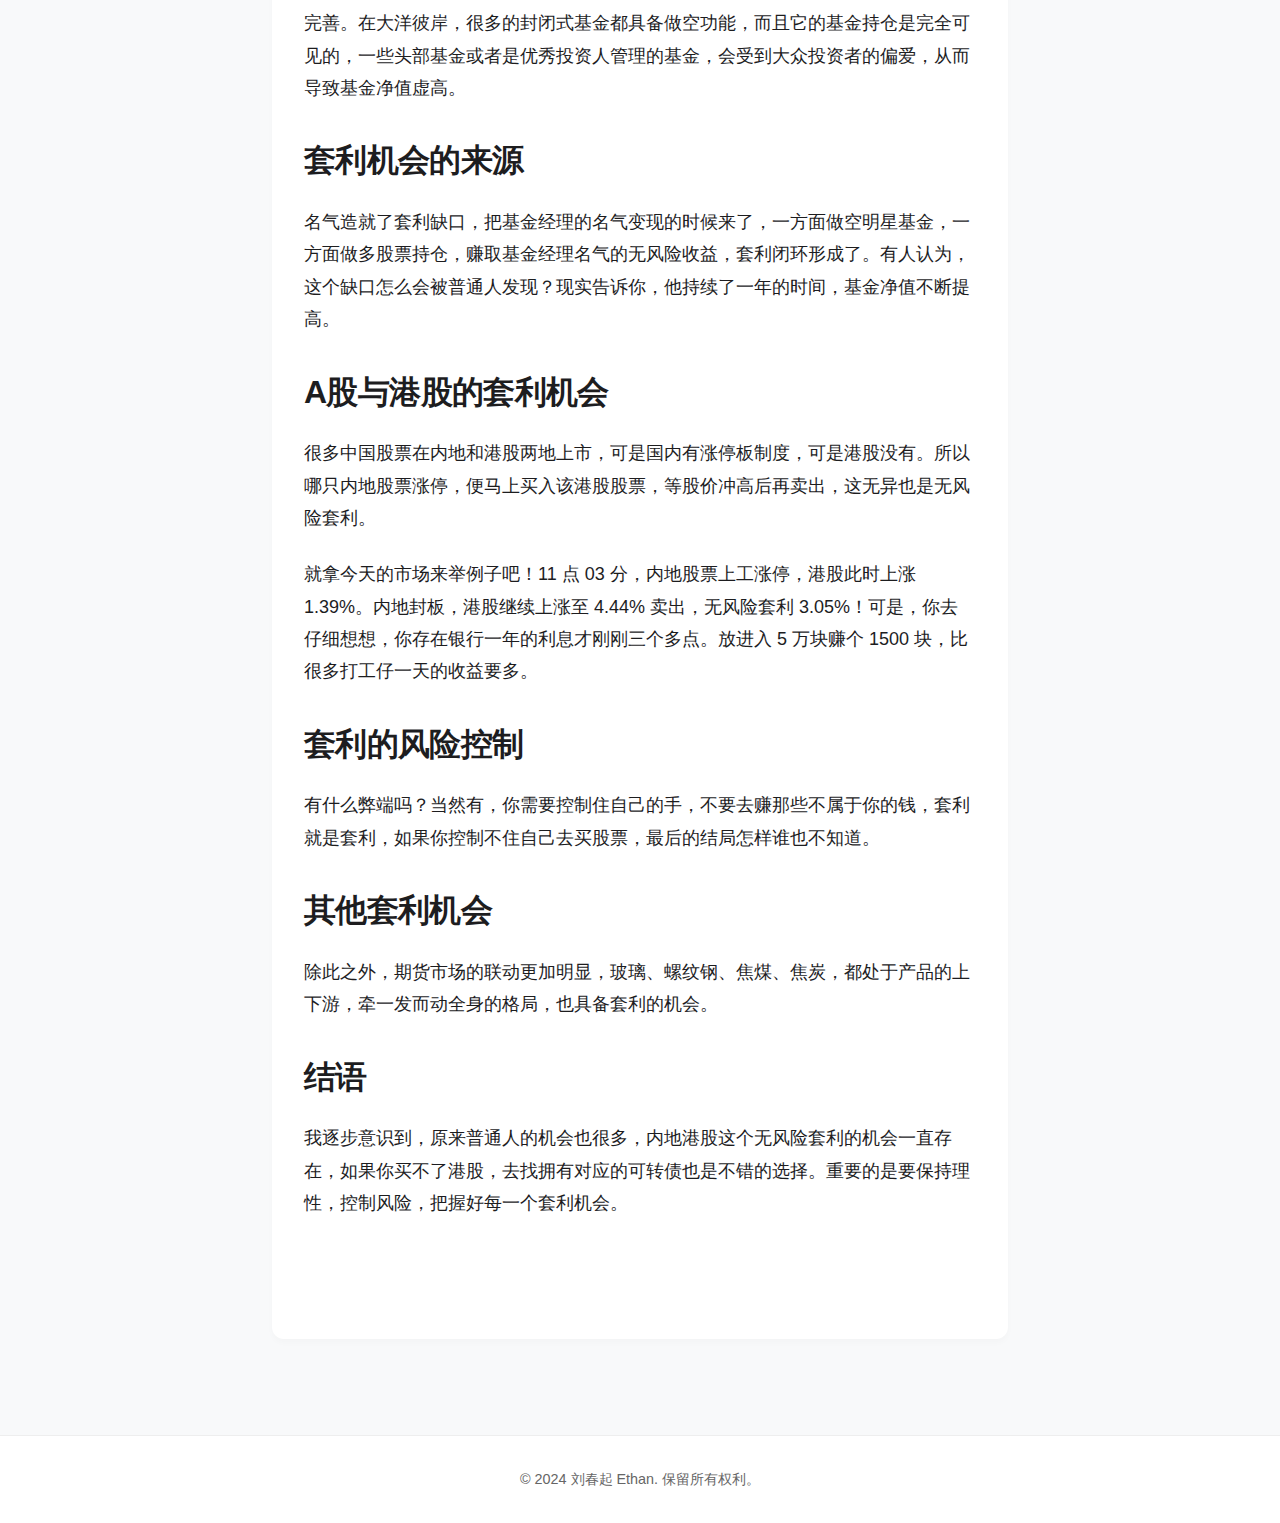
<file: articles/economics.html>
<!DOCTYPE html>
<html lang="zh">
<head>
    <meta charset="UTF-8">
    <meta name="viewport" content="width=device-width, initial-scale=1.0">
    <title>经济学学得越好，反而越赚不到钱？ - 刘春起 Ethan</title>
    <link rel="stylesheet" href="../styles.css">
</head>
<body>
    <header>
        <nav>
            <div class="nav-container">
                <div class="logo">刘春起 Ethan</div>
                <ul>
                    <li><a href="../index.html">首页</a></li>
                    <li><a href="../articles.html">文章</a></li>
                    <li><a href="#about">关于我</a></li>
                    <li><a href="#contact">联系</a></li>
                </ul>
            </div>
        </nav>
    </header>

    <main>
        <section class="article-full">
            <div class="article-container">
                <div class="article-header">
                    <button onclick="window.location.href='../index.html'" class="back-button">返回首页</button>
                </div>
                <h1>经济学学得越好，反而越赚不到钱？</h1>
                <div class="article-meta">
                    <span class="article-date">2024-03-23</span>
                    <span class="article-author">刘春起</span>
                </div>
                <div class="article-tags">
                    <span class="tag">经济学</span>
                    <span class="tag">套利</span>
                    <span class="tag">投资</span>
                </div>
                <div class="article-content">
                    <h2>理论与现实的差距</h2>
                    <p>最近又受到了极大的刺激：有一位专门做投资的朋友，在如此落寞的经济大环境下，默默地实现了财富自由，并在上海购置了一套奢华的别墅。而我，依旧抱怨着时代的生不逢时，落寞度日...</p>

                    <p>与其说他是做投资的天才，不如说他是市场经济的"漏网之鱼"：他的赚钱方式基本没有被主流媒体报道过，是闷声发大财的典型代表。</p>

                    <h2>套利的真相</h2>
                    <p>套利？这个词相信大家都不陌生，尤其是进入互联网时代后每个人都被所谓的"信息差赚钱"熏陶过，当然最后所谓的"大神"都是为了卖课。</p>

                    <p>以前的我对套利是不屑一顾的，在我原有的认知体系中，市场是十分灵敏的，一点风吹草动都会引发市场迁移。在我们学习西方经济学的时候，每个人都需要被灌输一个名为"理性经济人"的概念：你在现实世界中的经济活动中，做出的每一项决策都是完全理性的。</p>

                    <h2>市场有效性的迷思</h2>
                    <p>同时，我们还会学习一个名为"市场有效性"的理论，在一个信息灵活交流的时代，不同商品市场间不会出现大幅度的价格偏离，即使出现也会被迅速扳平，市场始终有效。</p>

                    <p>然而，真实世界往往会甩来一个极其响亮的耳光。朋友，欢迎来到现实世界！</p>

                    <h2>无风险套利的实践</h2>
                    <p>这位朋友就坚信一个点，一定要干无风险的生意。但是，我们的常识里面，收益和风险是成正比的！这是谬论！</p>

                    <p>他做的是漂亮国明星基金与股票之间的套利。国内的金融市场发展较晚，做空机制不完善。在大洋彼岸，很多的封闭式基金都具备做空功能，而且它的基金持仓是完全可见的，一些头部基金或者是优秀投资人管理的基金，会受到大众投资者的偏爱，从而导致基金净值虚高。</p>

                    <h2>套利机会的来源</h2>
                    <p>名气造就了套利缺口，把基金经理的名气变现的时候来了，一方面做空明星基金，一方面做多股票持仓，赚取基金经理名气的无风险收益，套利闭环形成了。有人认为，这个缺口怎么会被普通人发现？现实告诉你，他持续了一年的时间，基金净值不断提高。</p>

                    <h2>A股与港股的套利机会</h2>
                    <p>很多中国股票在内地和港股两地上市，可是国内有涨停板制度，可是港股没有。所以哪只内地股票涨停，便马上买入该港股股票，等股价冲高后再卖出，这无异也是无风险套利。</p>

                    <p>就拿今天的市场来举例子吧！11 点 03 分，内地股票上工涨停，港股此时上涨 1.39%。内地封板，港股继续上涨至 4.44% 卖出，无风险套利 3.05%！可是，你去仔细想想，你存在银行一年的利息才刚刚三个多点。放进入 5 万块赚个 1500 块，比很多打工仔一天的收益要多。</p>

                    <h2>套利的风险控制</h2>
                    <p>有什么弊端吗？当然有，你需要控制住自己的手，不要去赚那些不属于你的钱，套利就是套利，如果你控制不住自己去买股票，最后的结局怎样谁也不知道。</p>

                    <h2>其他套利机会</h2>
                    <p>除此之外，期货市场的联动更加明显，玻璃、螺纹钢、焦煤、焦炭，都处于产品的上下游，牵一发而动全身的格局，也具备套利的机会。</p>

                    <h2>结语</h2>
                    <p>我逐步意识到，原来普通人的机会也很多，内地港股这个无风险套利的机会一直存在，如果你买不了港股，去找拥有对应的可转债也是不错的选择。重要的是要保持理性，控制风险，把握好每一个套利机会。</p>
                </div>
            </div>
        </section>
    </main>

    <footer>
        <p>&copy; 2024 刘春起 Ethan. 保留所有权利。</p>
    </footer>

    <script src="../script.js"></script>
</body>
</html>
</file>
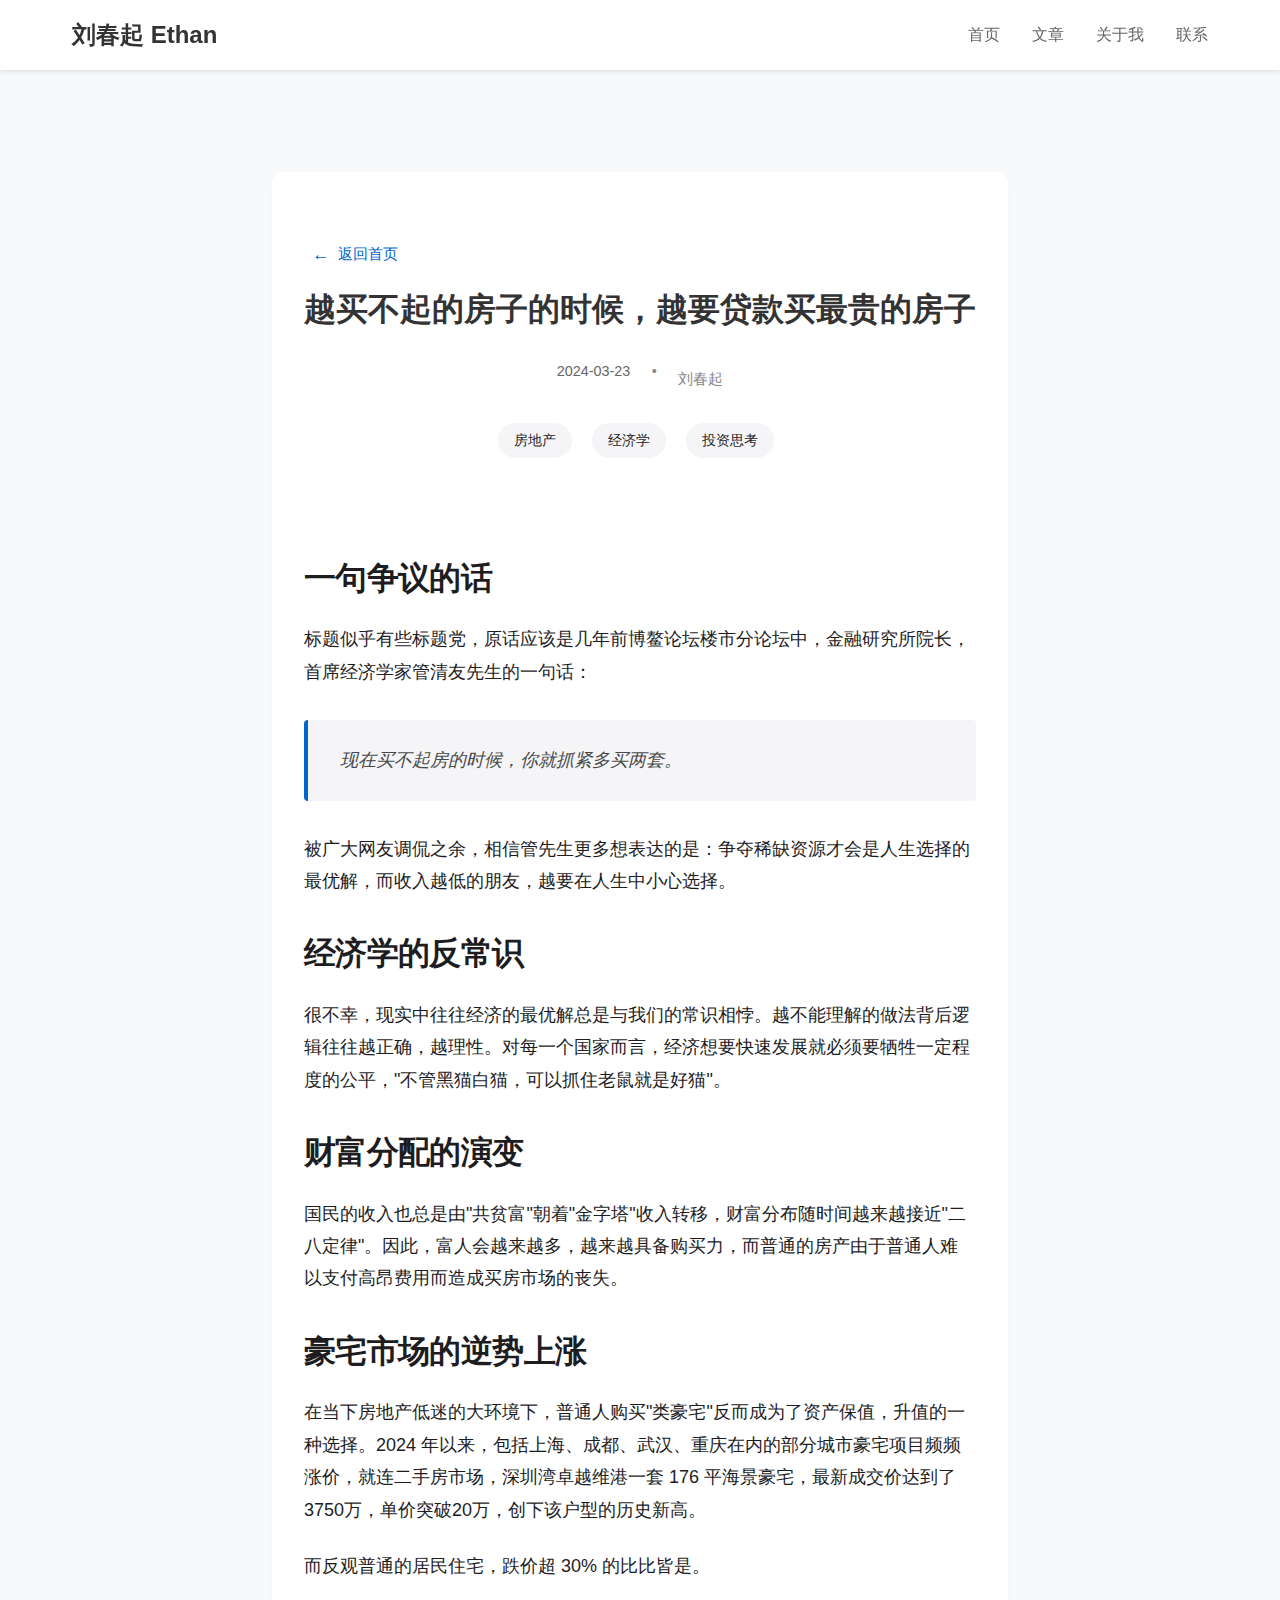
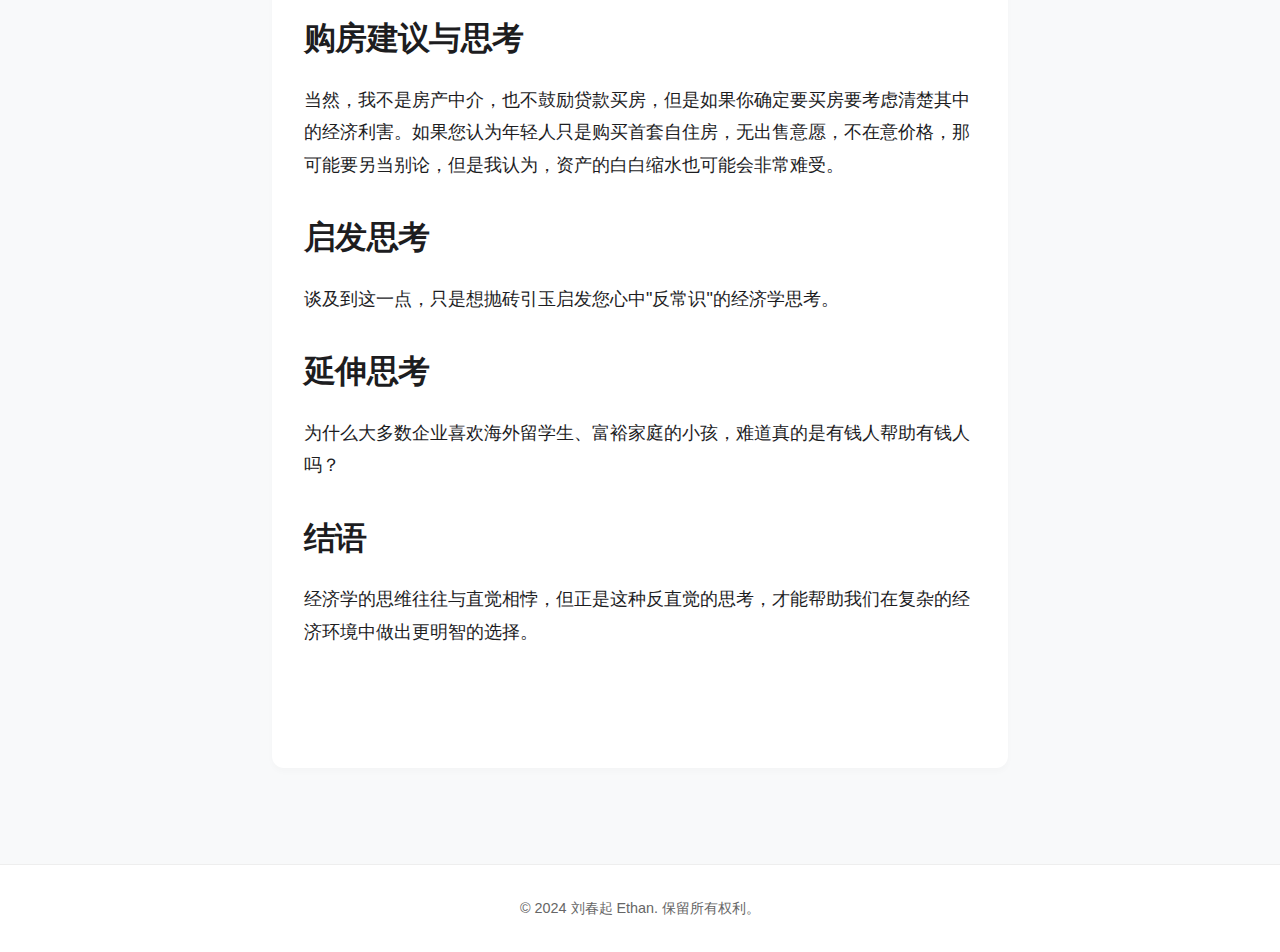
<file: articles/house.html>
<!DOCTYPE html>
<html lang="zh">
<head>
    <meta charset="UTF-8">
    <meta name="viewport" content="width=device-width, initial-scale=1.0">
    <title>越买不起的房子的时候，越要贷款买最贵的房子 - 刘春起 Ethan</title>
    <link rel="stylesheet" href="../styles.css">
</head>
<body>
    <header>
        <nav>
            <div class="nav-container">
                <div class="logo">刘春起 Ethan</div>
                <ul>
                    <li><a href="../index.html">首页</a></li>
                    <li><a href="../articles.html">文章</a></li>
                    <li><a href="#about">关于我</a></li>
                    <li><a href="#contact">联系</a></li>
                </ul>
            </div>
        </nav>
    </header>

    <main>
        <section class="article-full">
            <div class="article-container">
                <div class="article-header">
                    <button onclick="window.location.href='../index.html'" class="back-button">返回首页</button>
                </div>
                <h1>越买不起的房子的时候，越要贷款买最贵的房子</h1>
                <div class="article-meta">
                    <span class="article-date">2024-03-23</span>
                    <span class="article-author">刘春起</span>
                </div>
                <div class="article-tags">
                    <span class="tag">房地产</span>
                    <span class="tag">经济学</span>
                    <span class="tag">投资思考</span>
                </div>
                <div class="article-content">
                    <h2>一句争议的话</h2>
                    <p>标题似乎有些标题党，原话应该是几年前博鳌论坛楼市分论坛中，金融研究所院长，首席经济学家管清友先生的一句话：</p>

                    <blockquote>
                        <p>现在买不起房的时候，你就抓紧多买两套。</p>
                    </blockquote>

                    <p>被广大网友调侃之余，相信管先生更多想表达的是：争夺稀缺资源才会是人生选择的最优解，而收入越低的朋友，越要在人生中小心选择。</p>

                    <h2>经济学的反常识</h2>
                    <p>很不幸，现实中往往经济的最优解总是与我们的常识相悖。越不能理解的做法背后逻辑往往越正确，越理性。对每一个国家而言，经济想要快速发展就必须要牺牲一定程度的公平，"不管黑猫白猫，可以抓住老鼠就是好猫"。</p>

                    <h2>财富分配的演变</h2>
                    <p>国民的收入也总是由"共贫富"朝着"金字塔"收入转移，财富分布随时间越来越接近"二八定律"。因此，富人会越来越多，越来越具备购买力，而普通的房产由于普通人难以支付高昂费用而造成买房市场的丧失。</p>

                    <h2>豪宅市场的逆势上涨</h2>
                    <p>在当下房地产低迷的大环境下，普通人购买"类豪宅"反而成为了资产保值，升值的一种选择。2024 年以来，包括上海、成都、武汉、重庆在内的部分城市豪宅项目频频涨价，就连二手房市场，深圳湾卓越维港一套 176 平海景豪宅，最新成交价达到了 3750万，单价突破20万，创下该户型的历史新高。</p>

                    <p>而反观普通的居民住宅，跌价超 30% 的比比皆是。</p>

                    <h2>购房建议与思考</h2>
                    <p>当然，我不是房产中介，也不鼓励贷款买房，但是如果你确定要买房要考虑清楚其中的经济利害。如果您认为年轻人只是购买首套自住房，无出售意愿，不在意价格，那可能要另当别论，但是我认为，资产的白白缩水也可能会非常难受。</p>

                    <h2>启发思考</h2>
                    <p>谈及到这一点，只是想抛砖引玉启发您心中"反常识"的经济学思考。</p>

                    <h2>延伸思考</h2>
                    <p>为什么大多数企业喜欢海外留学生、富裕家庭的小孩，难道真的是有钱人帮助有钱人吗？</p>

                    <h2>结语</h2>
                    <p>经济学的思维往往与直觉相悖，但正是这种反直觉的思考，才能帮助我们在复杂的经济环境中做出更明智的选择。</p>
                </div>
            </div>
        </section>
    </main>

    <footer>
        <p>&copy; 2024 刘春起 Ethan. 保留所有权利。</p>
    </footer>

    <script src="../script.js"></script>
</body>
</html>
</file>
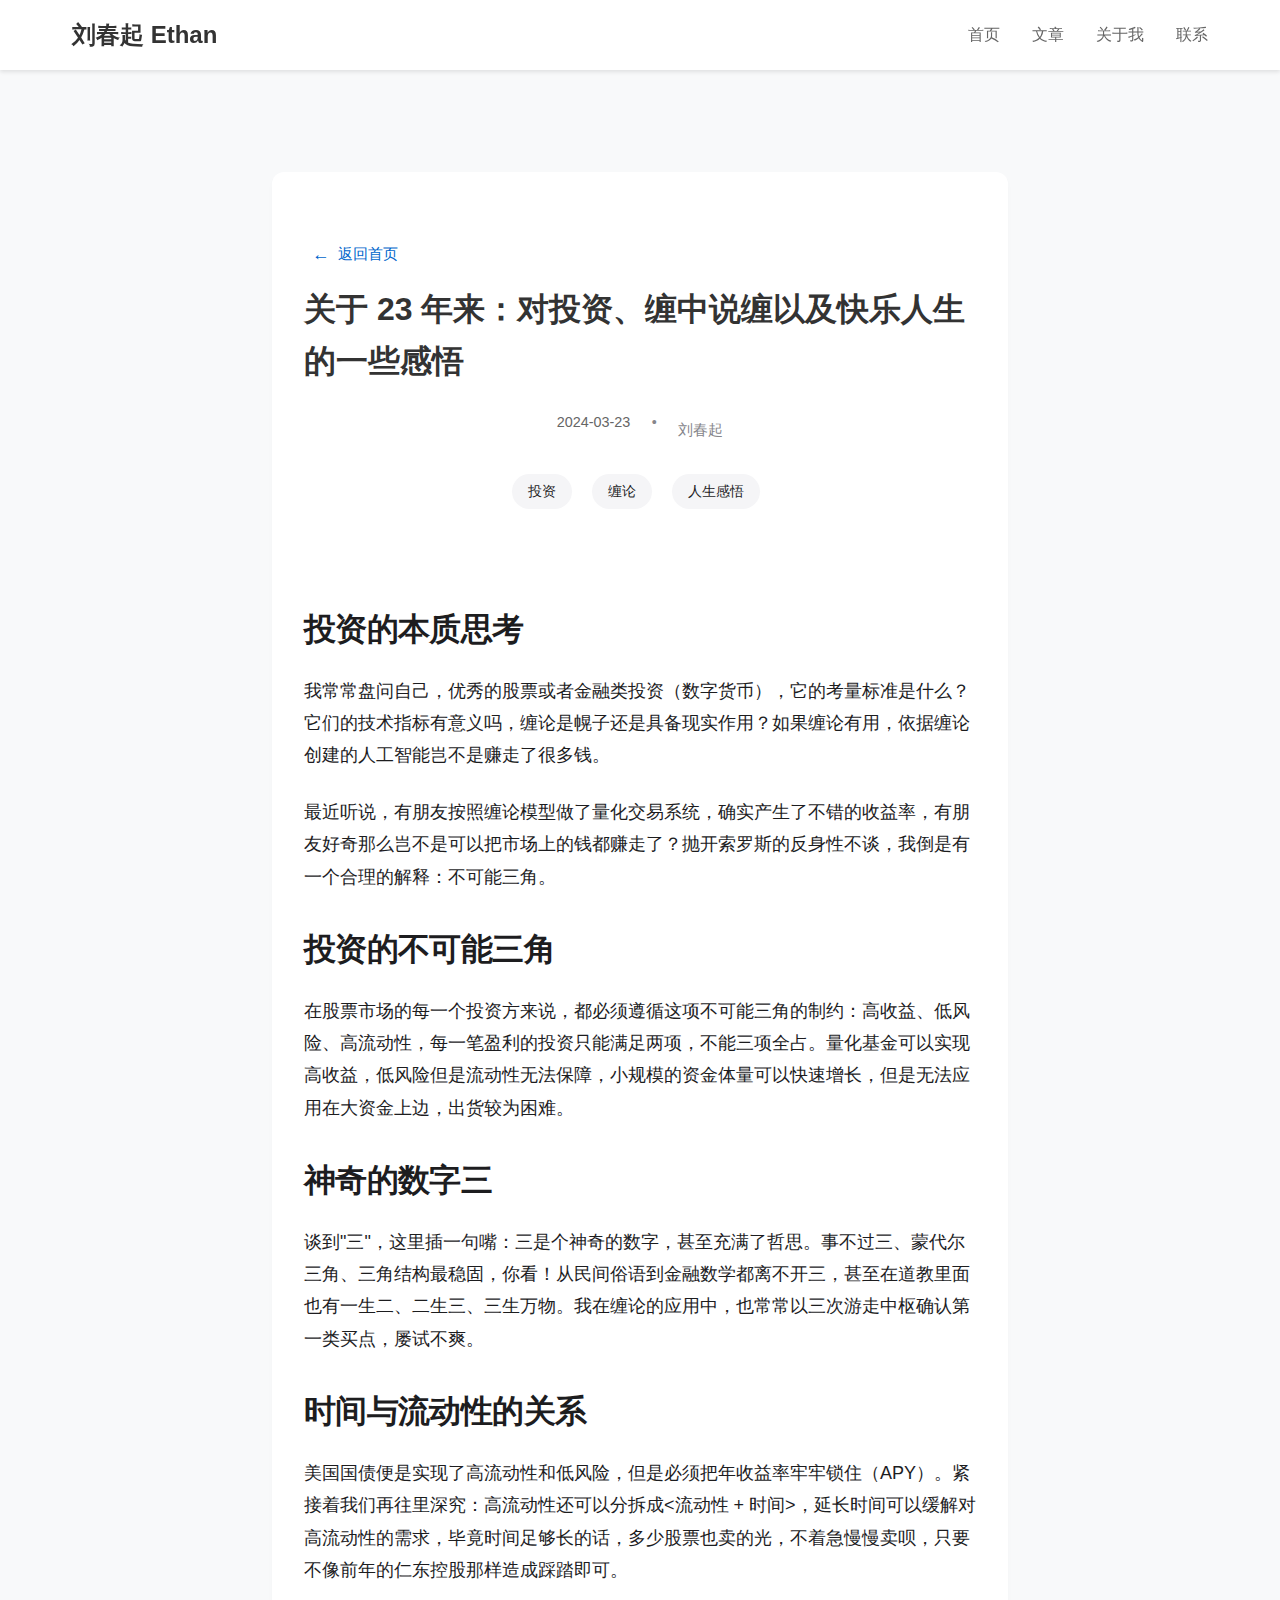
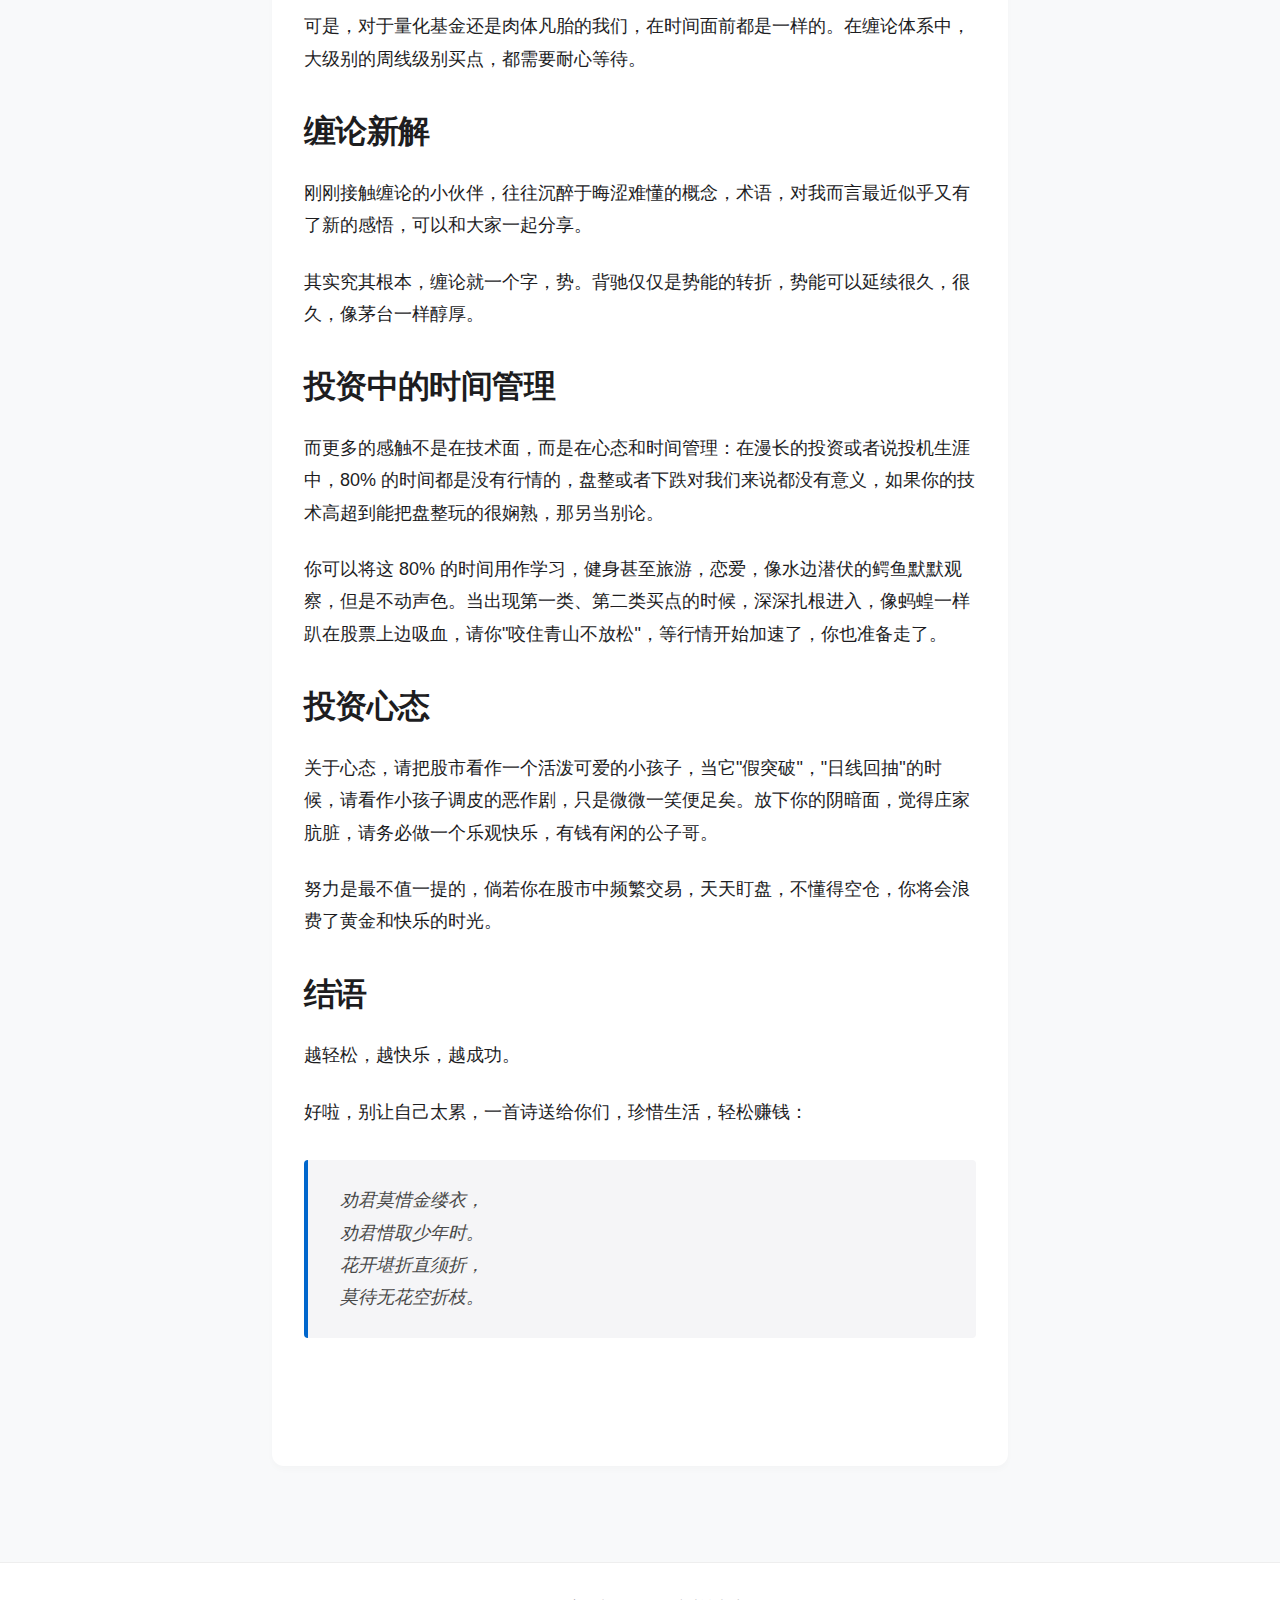
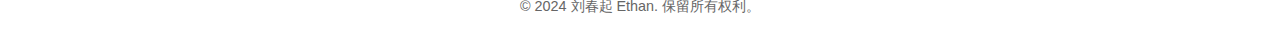
<file: articles/investment.html>
<!DOCTYPE html>
<html lang="zh">
<head>
    <meta charset="UTF-8">
    <meta name="viewport" content="width=device-width, initial-scale=1.0">
    <title>关于 23 年来：对投资、缠中说缠以及快乐人生的一些感悟 - 刘春起 Ethan</title>
    <link rel="stylesheet" href="../styles.css">
</head>
<body>
    <header>
        <nav>
            <div class="nav-container">
                <div class="logo">刘春起 Ethan</div>
                <ul>
                    <li><a href="../index.html">首页</a></li>
                    <li><a href="../articles.html">文章</a></li>
                    <li><a href="#about">关于我</a></li>
                    <li><a href="#contact">联系</a></li>
                </ul>
            </div>
        </nav>
    </header>

    <main>
        <section class="article-full">
            <div class="article-container">
                <div class="article-header">
                    <button onclick="window.location.href='../index.html'" class="back-button">返回首页</button>
                </div>
                <h1>关于 23 年来：对投资、缠中说缠以及快乐人生的一些感悟</h1>
                <div class="article-meta">
                    <span class="article-date">2024-03-23</span>
                    <span class="article-author">刘春起</span>
                </div>
                <div class="article-tags">
                    <span class="tag">投资</span>
                    <span class="tag">缠论</span>
                    <span class="tag">人生感悟</span>
                </div>
                <div class="article-content">
                    <h2>投资的本质思考</h2>
                    <p>我常常盘问自己，优秀的股票或者金融类投资（数字货币），它的考量标准是什么？它们的技术指标有意义吗，缠论是幌子还是具备现实作用？如果缠论有用，依据缠论创建的人工智能岂不是赚走了很多钱。</p>

                    <p>最近听说，有朋友按照缠论模型做了量化交易系统，确实产生了不错的收益率，有朋友好奇那么岂不是可以把市场上的钱都赚走了？抛开索罗斯的反身性不谈，我倒是有一个合理的解释：不可能三角。</p>

                    <h2>投资的不可能三角</h2>
                    <p>在股票市场的每一个投资方来说，都必须遵循这项不可能三角的制约：高收益、低风险、高流动性，每一笔盈利的投资只能满足两项，不能三项全占。量化基金可以实现高收益，低风险但是流动性无法保障，小规模的资金体量可以快速增长，但是无法应用在大资金上边，出货较为困难。</p>

                    <h2>神奇的数字三</h2>
                    <p>谈到"三"，这里插一句嘴：三是个神奇的数字，甚至充满了哲思。事不过三、蒙代尔三角、三角结构最稳固，你看！从民间俗语到金融数学都离不开三，甚至在道教里面也有一生二、二生三、三生万物。我在缠论的应用中，也常常以三次游走中枢确认第一类买点，屡试不爽。</p>

                    <h2>时间与流动性的关系</h2>
                    <p>美国国债便是实现了高流动性和低风险，但是必须把年收益率牢牢锁住（APY）。紧接着我们再往里深究：高流动性还可以分拆成<流动性 + 时间>，延长时间可以缓解对高流动性的需求，毕竟时间足够长的话，多少股票也卖的光，不着急慢慢卖呗，只要不像前年的仁东控股那样造成踩踏即可。</p>

                    <p>可是，对于量化基金还是肉体凡胎的我们，在时间面前都是一样的。在缠论体系中，大级别的周线级别买点，都需要耐心等待。</p>

                    <h2>缠论新解</h2>
                    <p>刚刚接触缠论的小伙伴，往往沉醉于晦涩难懂的概念，术语，对我而言最近似乎又有了新的感悟，可以和大家一起分享。</p>

                    <p>其实究其根本，缠论就一个字，势。背驰仅仅是势能的转折，势能可以延续很久，很久，像茅台一样醇厚。</p>

                    <h2>投资中的时间管理</h2>
                    <p>而更多的感触不是在技术面，而是在心态和时间管理：在漫长的投资或者说投机生涯中，80% 的时间都是没有行情的，盘整或者下跌对我们来说都没有意义，如果你的技术高超到能把盘整玩的很娴熟，那另当别论。</p>

                    <p>你可以将这 80% 的时间用作学习，健身甚至旅游，恋爱，像水边潜伏的鳄鱼默默观察，但是不动声色。当出现第一类、第二类买点的时候，深深扎根进入，像蚂蝗一样趴在股票上边吸血，请你"咬住青山不放松"，等行情开始加速了，你也准备走了。</p>

                    <h2>投资心态</h2>
                    <p>关于心态，请把股市看作一个活泼可爱的小孩子，当它"假突破"，"日线回抽"的时候，请看作小孩子调皮的恶作剧，只是微微一笑便足矣。放下你的阴暗面，觉得庄家肮脏，请务必做一个乐观快乐，有钱有闲的公子哥。</p>

                    <p>努力是最不值一提的，倘若你在股市中频繁交易，天天盯盘，不懂得空仓，你将会浪费了黄金和快乐的时光。</p>

                    <h2>结语</h2>
                    <p>越轻松，越快乐，越成功。</p>

                    <p>好啦，别让自己太累，一首诗送给你们，珍惜生活，轻松赚钱：</p>

                    <blockquote>
                        <p>劝君莫惜金缕衣，<br>
                        劝君惜取少年时。<br>
                        花开堪折直须折，<br>
                        莫待无花空折枝。</p>
                    </blockquote>
                </div>
            </div>
        </section>
    </main>

    <footer>
        <p>&copy; 2024 刘春起 Ethan. 保留所有权利。</p>
    </footer>

    <script src="../script.js"></script>
</body>
</html>
</file>
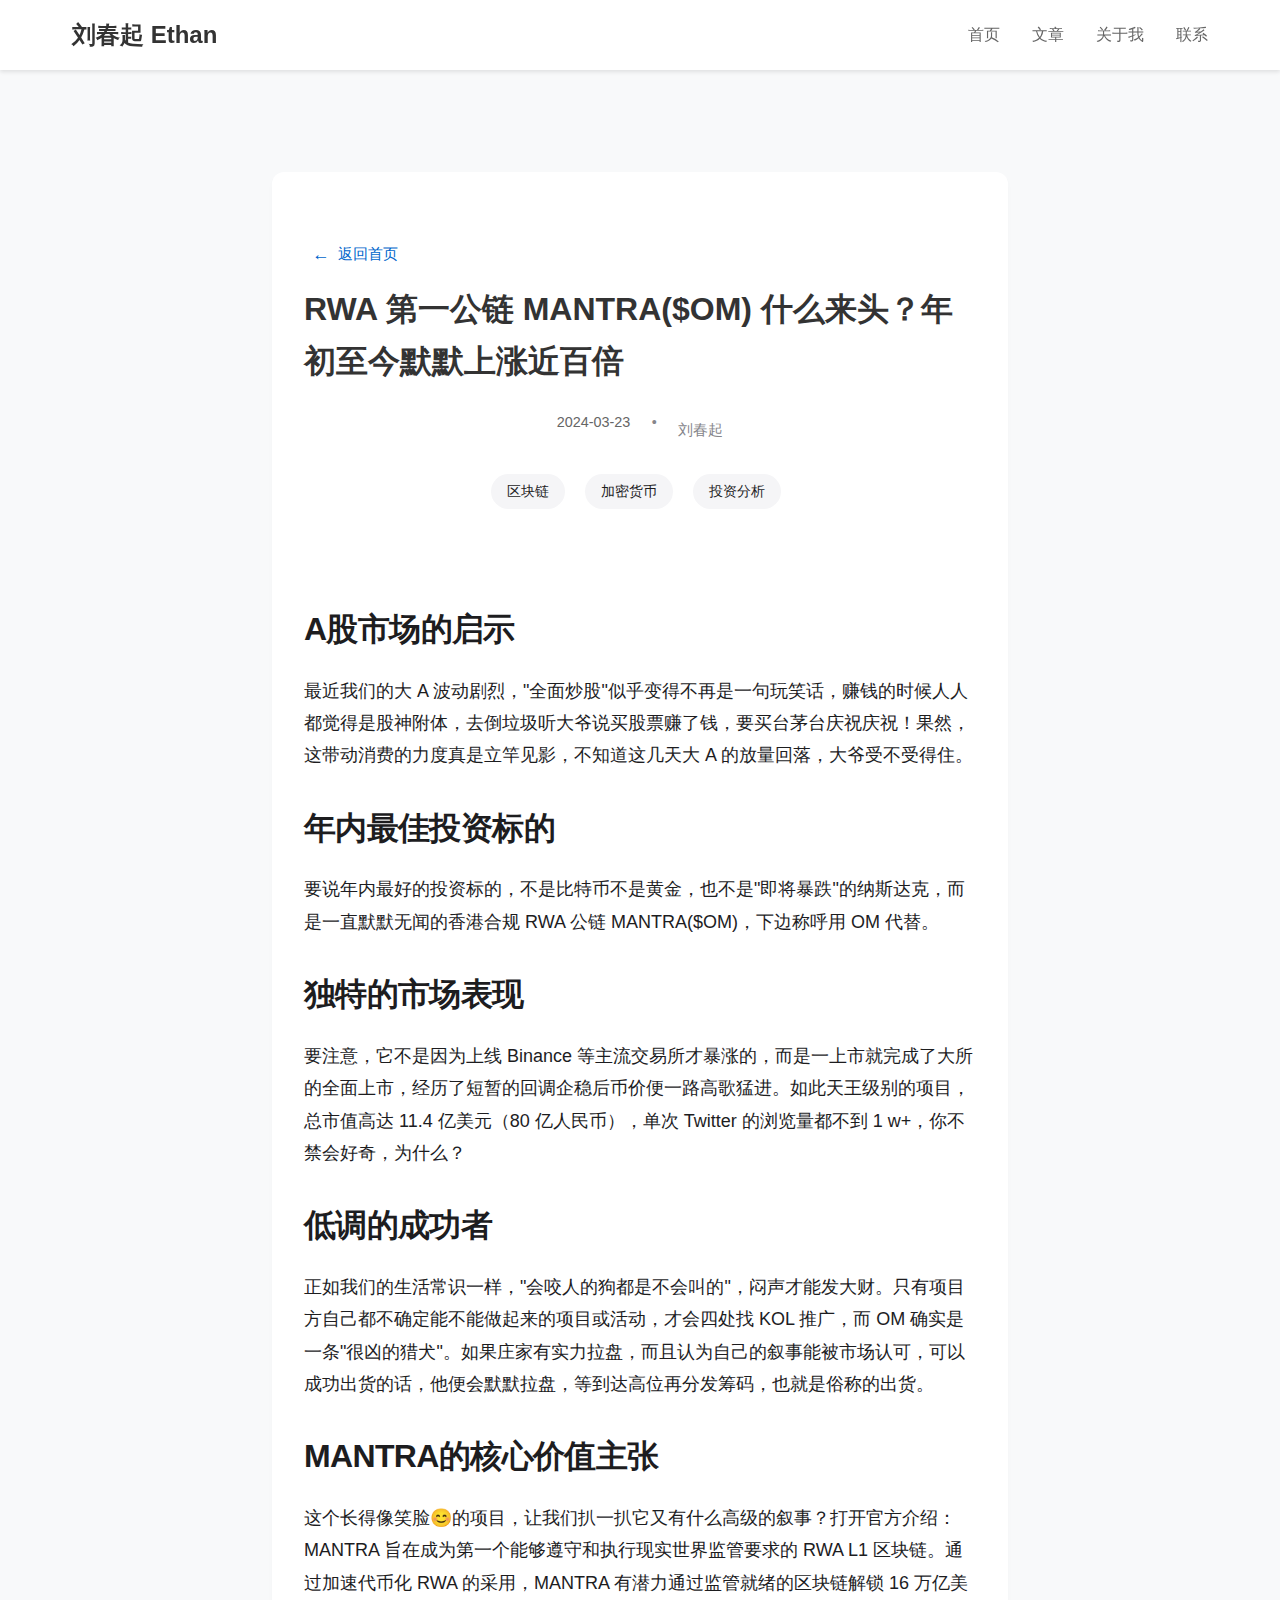
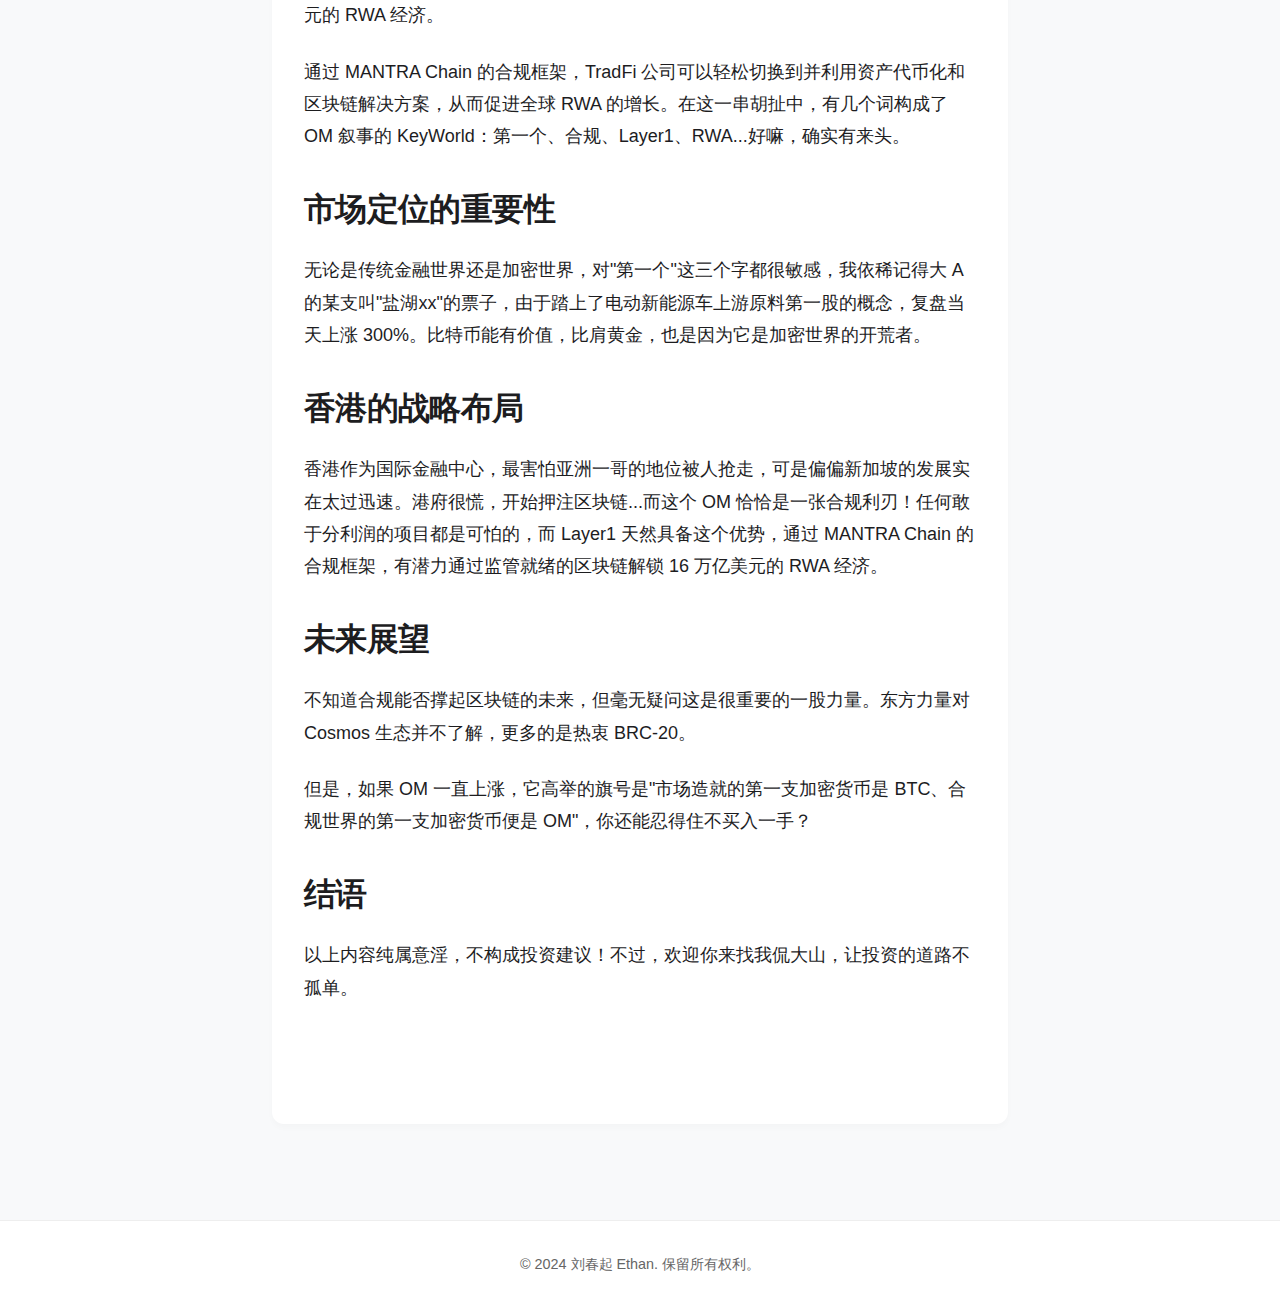
<file: articles/mantra.html>
<!DOCTYPE html>
<html lang="zh">
<head>
    <meta charset="UTF-8">
    <meta name="viewport" content="width=device-width, initial-scale=1.0">
    <title>RWA 第一公链 MANTRA($OM) 什么来头？年初至今默默上涨近百倍 - 刘春起 Ethan</title>
    <link rel="stylesheet" href="../styles.css">
</head>
<body>
    <header>
        <nav>
            <div class="nav-container">
                <div class="logo">刘春起 Ethan</div>
                <ul>
                    <li><a href="../index.html">首页</a></li>
                    <li><a href="../articles.html">文章</a></li>
                    <li><a href="#about">关于我</a></li>
                    <li><a href="#contact">联系</a></li>
                </ul>
            </div>
        </nav>
    </header>

    <main>
        <section class="article-full">
            <div class="article-container">
                <div class="article-header">
                    <button onclick="window.location.href='../index.html'" class="back-button">返回首页</button>
                </div>
                <h1>RWA 第一公链 MANTRA($OM) 什么来头？年初至今默默上涨近百倍</h1>
                <div class="article-meta">
                    <span class="article-date">2024-03-23</span>
                    <span class="article-author">刘春起</span>
                </div>
                <div class="article-tags">
                    <span class="tag">区块链</span>
                    <span class="tag">加密货币</span>
                    <span class="tag">投资分析</span>
                </div>
                <div class="article-content">
                    <h2>A股市场的启示</h2>
                    <p>最近我们的大 A 波动剧烈，"全面炒股"似乎变得不再是一句玩笑话，赚钱的时候人人都觉得是股神附体，去倒垃圾听大爷说买股票赚了钱，要买台茅台庆祝庆祝！果然，这带动消费的力度真是立竿见影，不知道这几天大 A 的放量回落，大爷受不受得住。</p>

                    <h2>年内最佳投资标的</h2>
                    <p>要说年内最好的投资标的，不是比特币不是黄金，也不是"即将暴跌"的纳斯达克，而是一直默默无闻的香港合规 RWA 公链 MANTRA($OM)，下边称呼用 OM 代替。</p>

                    <h2>独特的市场表现</h2>
                    <p>要注意，它不是因为上线 Binance 等主流交易所才暴涨的，而是一上市就完成了大所的全面上市，经历了短暂的回调企稳后币价便一路高歌猛进。如此天王级别的项目，总市值高达 11.4 亿美元（80 亿人民币），单次 Twitter 的浏览量都不到 1 w+，你不禁会好奇，为什么？</p>

                    <h2>低调的成功者</h2>
                    <p>正如我们的生活常识一样，"会咬人的狗都是不会叫的"，闷声才能发大财。只有项目方自己都不确定能不能做起来的项目或活动，才会四处找 KOL 推广，而 OM 确实是一条"很凶的猎犬"。如果庄家有实力拉盘，而且认为自己的叙事能被市场认可，可以成功出货的话，他便会默默拉盘，等到达高位再分发筹码，也就是俗称的出货。</p>

                    <h2>MANTRA的核心价值主张</h2>
                    <p>这个长得像笑脸😊的项目，让我们扒一扒它又有什么高级的叙事？打开官方介绍：MANTRA 旨在成为第一个能够遵守和执行现实世界监管要求的 RWA L1 区块链。通过加速代币化 RWA 的采用，MANTRA 有潜力通过监管就绪的区块链解锁 16 万亿美元的 RWA 经济。</p>

                    <p>通过 MANTRA Chain 的合规框架，TradFi 公司可以轻松切换到并利用资产代币化和区块链解决方案，从而促进全球 RWA 的增长。在这一串胡扯中，有几个词构成了 OM 叙事的 KeyWorld：第一个、合规、Layer1、RWA...好嘛，确实有来头。</p>

                    <h2>市场定位的重要性</h2>
                    <p>无论是传统金融世界还是加密世界，对"第一个"这三个字都很敏感，我依稀记得大 A 的某支叫"盐湖xx"的票子，由于踏上了电动新能源车上游原料第一股的概念，复盘当天上涨 300%。比特币能有价值，比肩黄金，也是因为它是加密世界的开荒者。</p>

                    <h2>香港的战略布局</h2>
                    <p>香港作为国际金融中心，最害怕亚洲一哥的地位被人抢走，可是偏偏新加坡的发展实在太过迅速。港府很慌，开始押注区块链...而这个 OM 恰恰是一张合规利刃！任何敢于分利润的项目都是可怕的，而 Layer1 天然具备这个优势，通过 MANTRA Chain 的合规框架，有潜力通过监管就绪的区块链解锁 16 万亿美元的 RWA 经济。</p>

                    <h2>未来展望</h2>
                    <p>不知道合规能否撑起区块链的未来，但毫无疑问这是很重要的一股力量。东方力量对 Cosmos 生态并不了解，更多的是热衷 BRC-20。</p>

                    <p>但是，如果 OM 一直上涨，它高举的旗号是"市场造就的第一支加密货币是 BTC、合规世界的第一支加密货币便是 OM"，你还能忍得住不买入一手？</p>

                    <h2>结语</h2>
                    <p>以上内容纯属意淫，不构成投资建议！不过，欢迎你来找我侃大山，让投资的道路不孤单。</p>
                </div>
            </div>
        </section>
    </main>

    <footer>
        <p>&copy; 2024 刘春起 Ethan. 保留所有权利。</p>
    </footer>

    <script src="../script.js"></script>
</body>
</html>
</file>
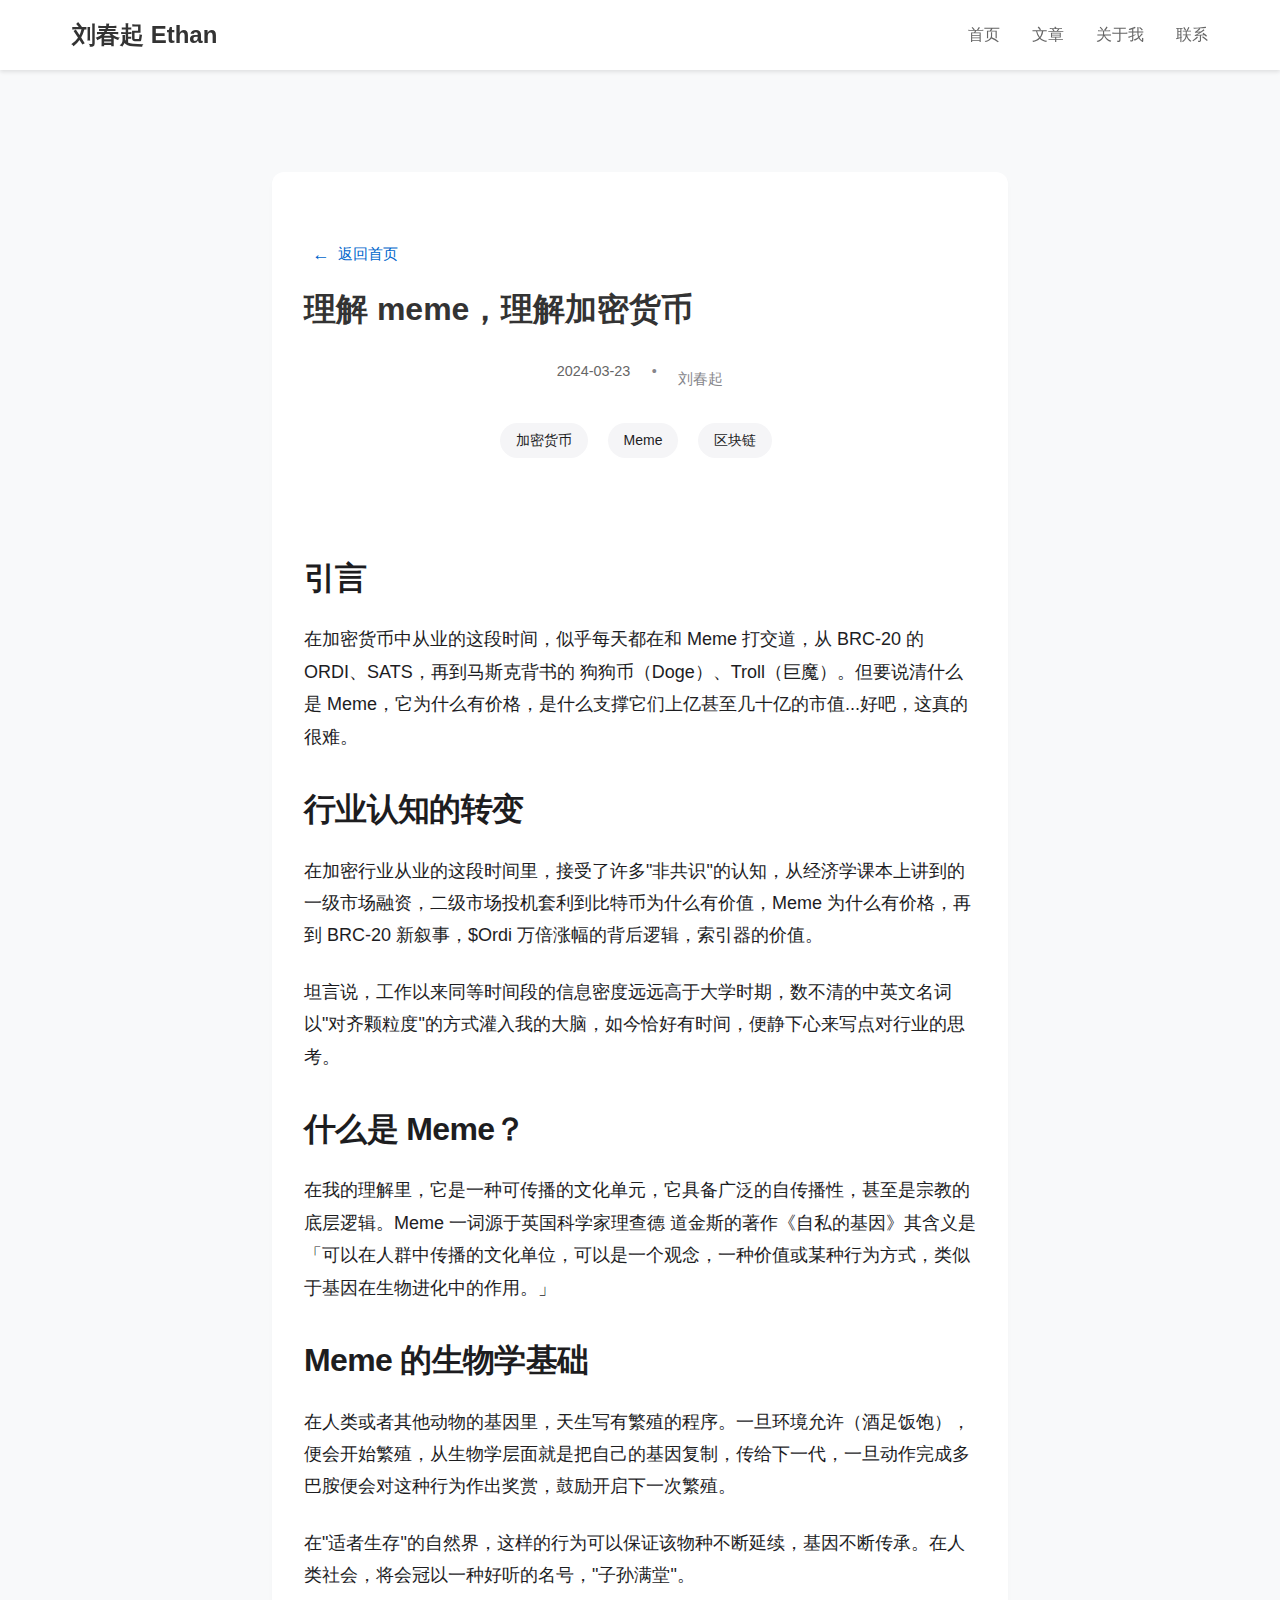
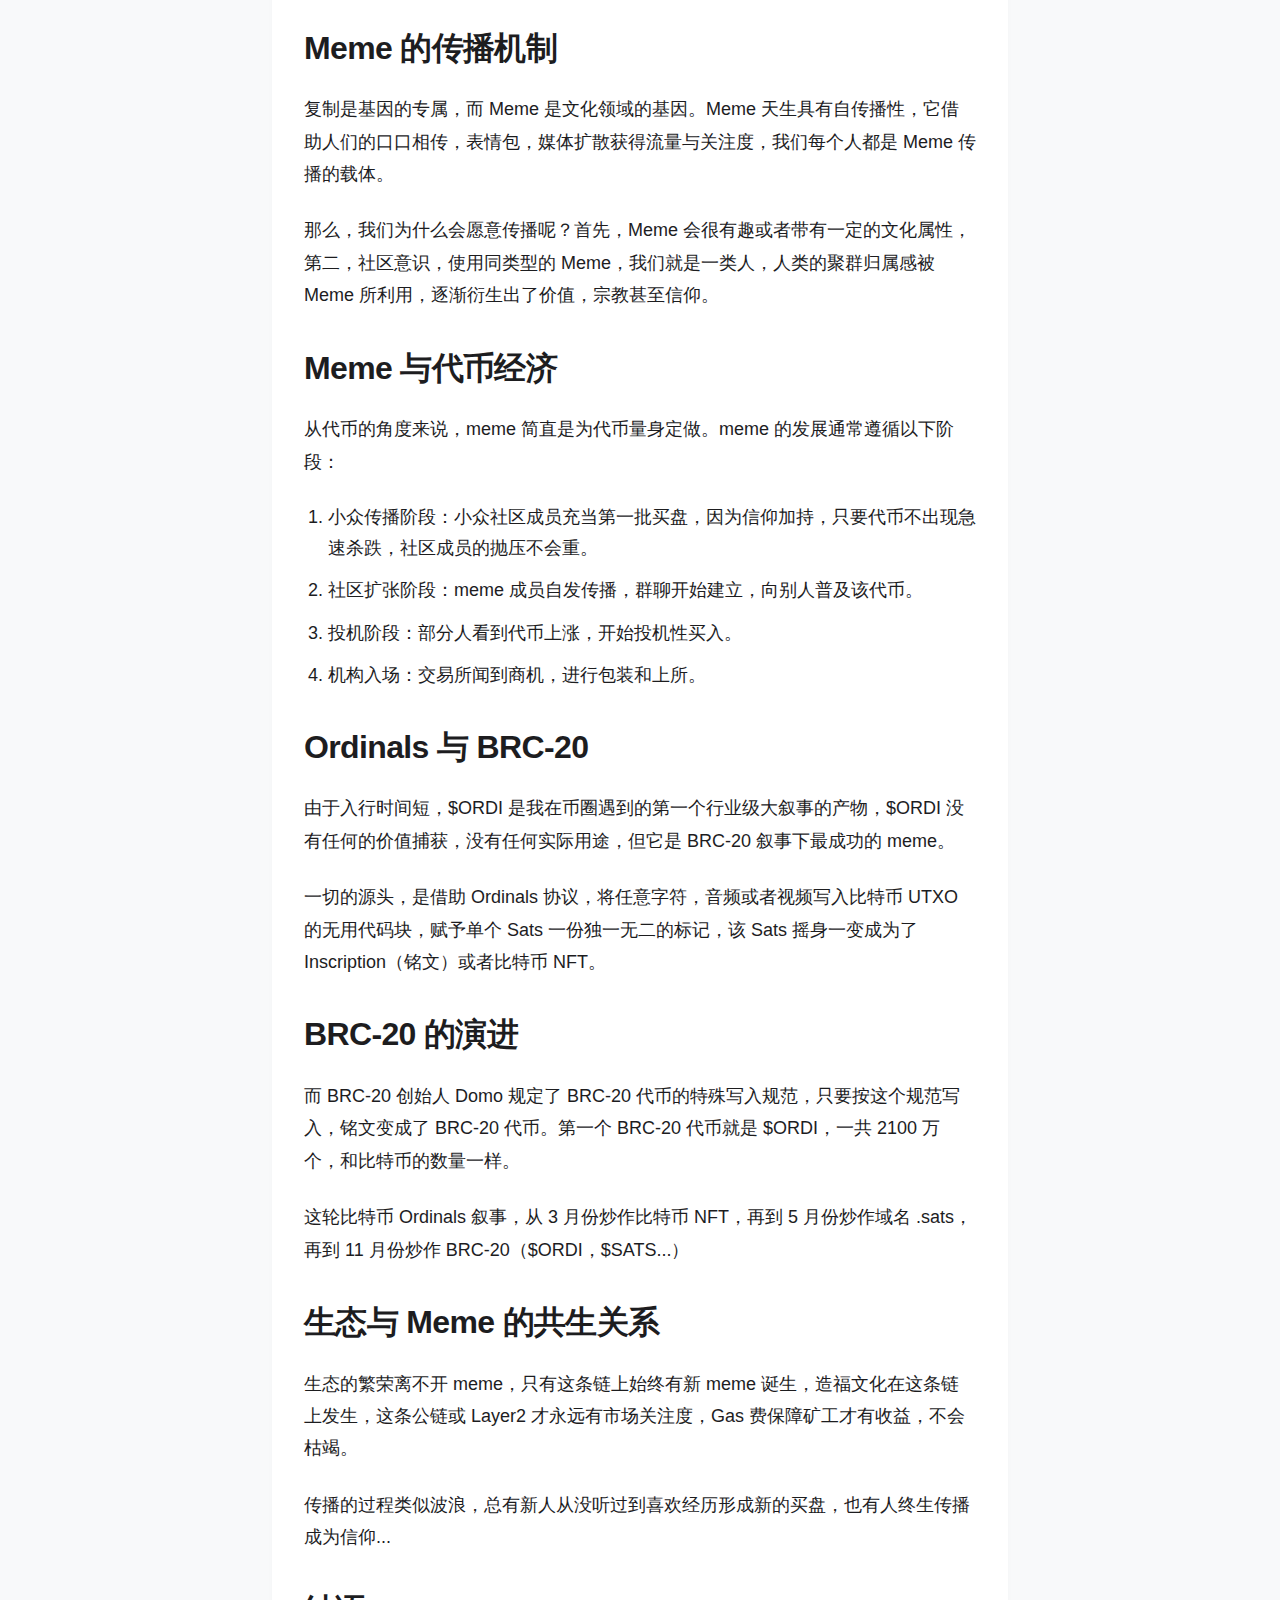
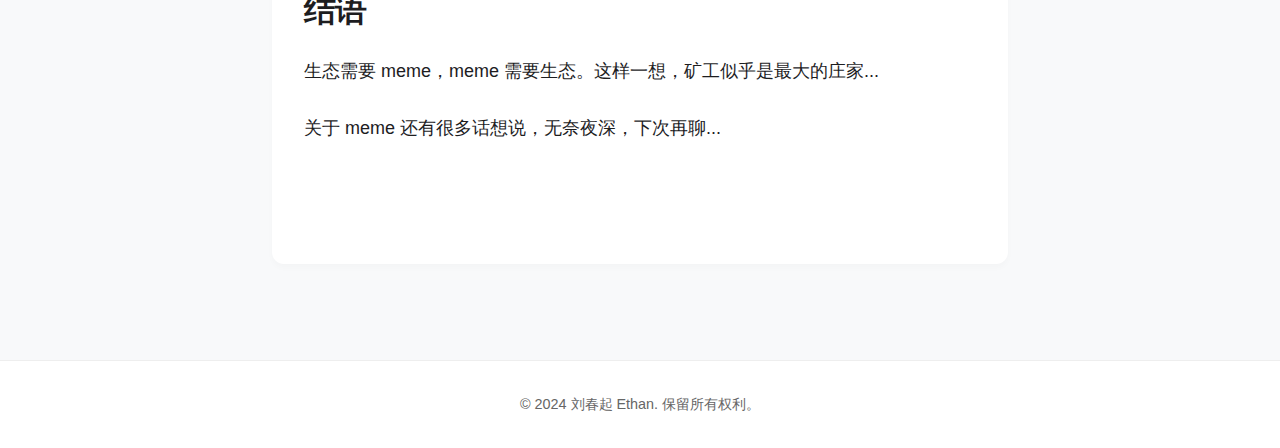
<file: articles/meme.html>
<!DOCTYPE html>
<html lang="zh">
<head>
    <meta charset="UTF-8">
    <meta name="viewport" content="width=device-width, initial-scale=1.0">
    <title>理解 meme，理解加密货币 - 刘春起 Ethan</title>
    <link rel="stylesheet" href="../styles.css">
</head>
<body>
    <header>
        <nav>
            <div class="nav-container">
                <div class="logo">刘春起 Ethan</div>
                <ul>
                    <li><a href="../index.html">首页</a></li>
                    <li><a href="../articles.html">文章</a></li>
                    <li><a href="#about">关于我</a></li>
                    <li><a href="#contact">联系</a></li>
                </ul>
            </div>
        </nav>
    </header>

    <main>
        <section class="article-full">
            <div class="article-container">
                <div class="article-header">
                    <button onclick="window.location.href='../index.html'" class="back-button">返回首页</button>
                </div>
                <h1>理解 meme，理解加密货币</h1>
                <div class="article-meta">
                    <span class="article-date">2024-03-23</span>
                    <span class="article-author">刘春起</span>
                </div>
                <div class="article-tags">
                    <span class="tag">加密货币</span>
                    <span class="tag">Meme</span>
                    <span class="tag">区块链</span>
                </div>
                <div class="article-content">
                    <h2>引言</h2>
                    <p>在加密货币中从业的这段时间，似乎每天都在和 Meme 打交道，从 BRC-20 的 ORDI、SATS，再到马斯克背书的 狗狗币（Doge）、Troll（巨魔）。但要说清什么是 Meme，它为什么有价格，是什么支撑它们上亿甚至几十亿的市值...好吧，这真的很难。</p>

                    <h2>行业认知的转变</h2>
                    <p>在加密行业从业的这段时间里，接受了许多"非共识"的认知，从经济学课本上讲到的一级市场融资，二级市场投机套利到比特币为什么有价值，Meme 为什么有价格，再到 BRC-20 新叙事，$Ordi 万倍涨幅的背后逻辑，索引器的价值。</p>

                    <p>坦言说，工作以来同等时间段的信息密度远远高于大学时期，数不清的中英文名词以"对齐颗粒度"的方式灌入我的大脑，如今恰好有时间，便静下心来写点对行业的思考。</p>

                    <h2>什么是 Meme？</h2>
                    <p>在我的理解里，它是一种可传播的文化单元，它具备广泛的自传播性，甚至是宗教的底层逻辑。Meme 一词源于英国科学家理查德 道金斯的著作《自私的基因》其含义是「可以在人群中传播的文化单位，可以是一个观念，一种价值或某种行为方式，类似于基因在生物进化中的作用。」</p>

                    <h2>Meme 的生物学基础</h2>
                    <p>在人类或者其他动物的基因里，天生写有繁殖的程序。一旦环境允许（酒足饭饱），便会开始繁殖，从生物学层面就是把自己的基因复制，传给下一代，一旦动作完成多巴胺便会对这种行为作出奖赏，鼓励开启下一次繁殖。</p>

                    <p>在"适者生存"的自然界，这样的行为可以保证该物种不断延续，基因不断传承。在人类社会，将会冠以一种好听的名号，"子孙满堂"。</p>

                    <h2>Meme 的传播机制</h2>
                    <p>复制是基因的专属，而 Meme 是文化领域的基因。Meme 天生具有自传播性，它借助人们的口口相传，表情包，媒体扩散获得流量与关注度，我们每个人都是 Meme 传播的载体。</p>

                    <p>那么，我们为什么会愿意传播呢？首先，Meme 会很有趣或者带有一定的文化属性，第二，社区意识，使用同类型的 Meme，我们就是一类人，人类的聚群归属感被 Meme 所利用，逐渐衍生出了价值，宗教甚至信仰。</p>

                    <h2>Meme 与代币经济</h2>
                    <p>从代币的角度来说，meme 简直是为代币量身定做。meme 的发展通常遵循以下阶段：</p>

                    <ol>
                        <li>小众传播阶段：小众社区成员充当第一批买盘，因为信仰加持，只要代币不出现急速杀跌，社区成员的抛压不会重。</li>
                        <li>社区扩张阶段：meme 成员自发传播，群聊开始建立，向别人普及该代币。</li>
                        <li>投机阶段：部分人看到代币上涨，开始投机性买入。</li>
                        <li>机构入场：交易所闻到商机，进行包装和上所。</li>
                    </ol>

                    <h2>Ordinals 与 BRC-20</h2>
                    <p>由于入行时间短，$ORDI 是我在币圈遇到的第一个行业级大叙事的产物，$ORDI 没有任何的价值捕获，没有任何实际用途，但它是 BRC-20 叙事下最成功的 meme。</p>

                    <p>一切的源头，是借助 Ordinals 协议，将任意字符，音频或者视频写入比特币 UTXO 的无用代码块，赋予单个 Sats 一份独一无二的标记，该 Sats 摇身一变成为了 Inscription（铭文）或者比特币 NFT。</p>

                    <h2>BRC-20 的演进</h2>
                    <p>而 BRC-20 创始人 Domo 规定了 BRC-20 代币的特殊写入规范，只要按这个规范写入，铭文变成了 BRC-20 代币。第一个 BRC-20 代币就是 $ORDI，一共 2100 万个，和比特币的数量一样。</p>

                    <p>这轮比特币 Ordinals 叙事，从 3 月份炒作比特币 NFT，再到 5 月份炒作域名 .sats，再到 11 月份炒作 BRC-20（$ORDI，$SATS...）</p>

                    <h2>生态与 Meme 的共生关系</h2>
                    <p>生态的繁荣离不开 meme，只有这条链上始终有新 meme 诞生，造福文化在这条链上发生，这条公链或 Layer2 才永远有市场关注度，Gas 费保障矿工才有收益，不会枯竭。</p>

                    <p>传播的过程类似波浪，总有新人从没听过到喜欢经历形成新的买盘，也有人终生传播成为信仰...</p>

                    <h2>结语</h2>
                    <p>生态需要 meme，meme 需要生态。这样一想，矿工似乎是最大的庄家...</p>

                    <p>关于 meme 还有很多话想说，无奈夜深，下次再聊...</p>
                </div>
            </div>
        </section>
    </main>

    <footer>
        <p>&copy; 2024 刘春起 Ethan. 保留所有权利。</p>
    </footer>

    <script src="../script.js"></script>
</body>
</html>
</file>
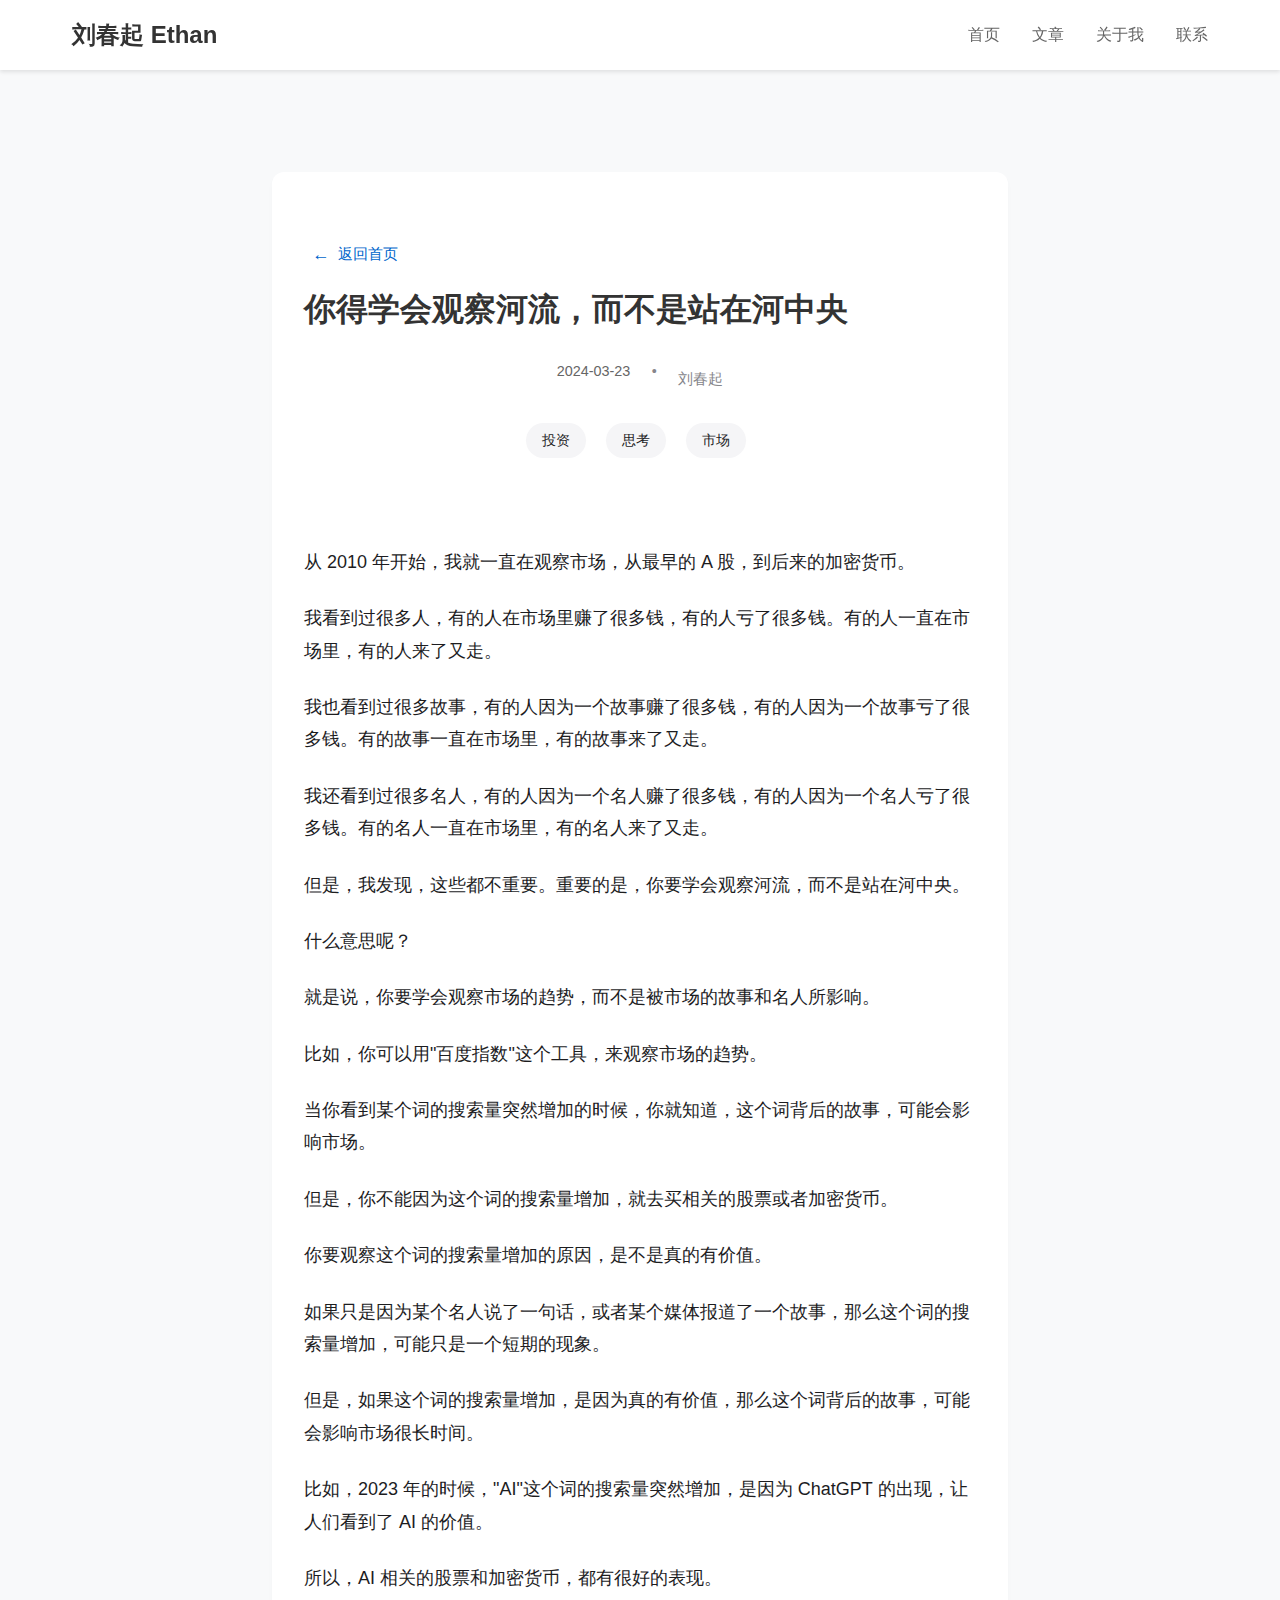
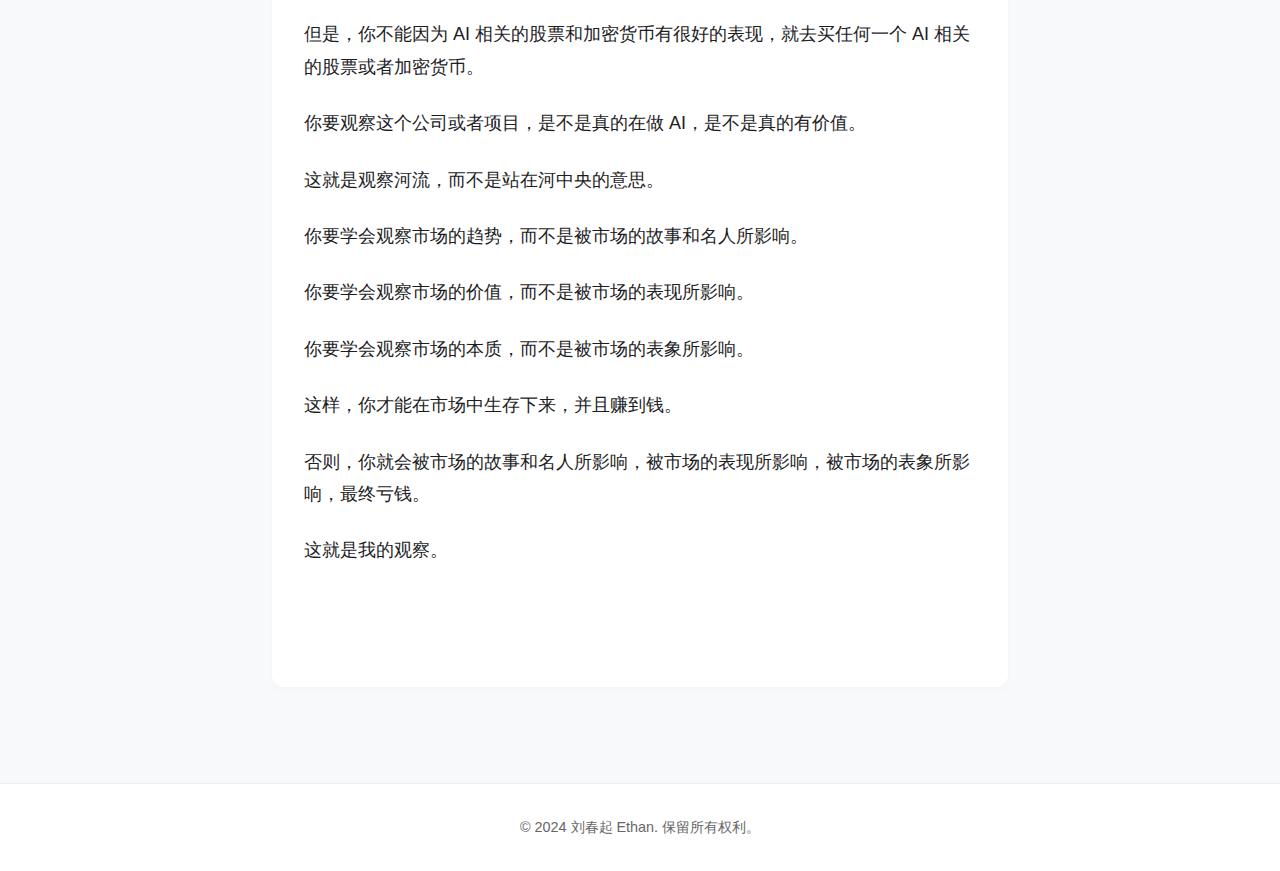
<file: articles/river.html>
<!DOCTYPE html>
<html lang="zh">
<head>
    <meta charset="UTF-8">
    <meta name="viewport" content="width=device-width, initial-scale=1.0">
    <title>你得学会观察河流，而不是站在河中央 - 刘春起 Ethan</title>
    <link rel="stylesheet" href="../styles.css">
</head>
<body>
    <header>
        <nav>
            <div class="nav-container">
                <div class="logo">刘春起 Ethan</div>
                <ul>
                    <li><a href="../index.html">首页</a></li>
                    <li><a href="../articles.html">文章</a></li>
                    <li><a href="#about">关于我</a></li>
                    <li><a href="#contact">联系</a></li>
                </ul>
            </div>
        </nav>
    </header>

    <main>
        <section class="article-full">
            <div class="article-container">
                <div class="article-header">
                    <button onclick="window.location.href='../index.html'" class="back-button">返回首页</button>
                </div>
                <h1>你得学会观察河流，而不是站在河中央</h1>
                <div class="article-meta">
                    <span class="article-date">2024-03-23</span>
                    <span class="article-author">刘春起</span>
                </div>
                <div class="article-tags">
                    <span class="tag">投资</span>
                    <span class="tag">思考</span>
                    <span class="tag">市场</span>
                </div>
                <div class="article-content">
                    <p>从 2010 年开始，我就一直在观察市场，从最早的 A 股，到后来的加密货币。</p>

                    <p>我看到过很多人，有的人在市场里赚了很多钱，有的人亏了很多钱。有的人一直在市场里，有的人来了又走。</p>

                    <p>我也看到过很多故事，有的人因为一个故事赚了很多钱，有的人因为一个故事亏了很多钱。有的故事一直在市场里，有的故事来了又走。</p>

                    <p>我还看到过很多名人，有的人因为一个名人赚了很多钱，有的人因为一个名人亏了很多钱。有的名人一直在市场里，有的名人来了又走。</p>

                    <p>但是，我发现，这些都不重要。重要的是，你要学会观察河流，而不是站在河中央。</p>

                    <p>什么意思呢？</p>

                    <p>就是说，你要学会观察市场的趋势，而不是被市场的故事和名人所影响。</p>

                    <p>比如，你可以用"百度指数"这个工具，来观察市场的趋势。</p>

                    <p>当你看到某个词的搜索量突然增加的时候，你就知道，这个词背后的故事，可能会影响市场。</p>

                    <p>但是，你不能因为这个词的搜索量增加，就去买相关的股票或者加密货币。</p>

                    <p>你要观察这个词的搜索量增加的原因，是不是真的有价值。</p>

                    <p>如果只是因为某个名人说了一句话，或者某个媒体报道了一个故事，那么这个词的搜索量增加，可能只是一个短期的现象。</p>

                    <p>但是，如果这个词的搜索量增加，是因为真的有价值，那么这个词背后的故事，可能会影响市场很长时间。</p>

                    <p>比如，2023 年的时候，"AI"这个词的搜索量突然增加，是因为 ChatGPT 的出现，让人们看到了 AI 的价值。</p>

                    <p>所以，AI 相关的股票和加密货币，都有很好的表现。</p>

                    <p>但是，你不能因为 AI 相关的股票和加密货币有很好的表现，就去买任何一个 AI 相关的股票或者加密货币。</p>

                    <p>你要观察这个公司或者项目，是不是真的在做 AI，是不是真的有价值。</p>

                    <p>这就是观察河流，而不是站在河中央的意思。</p>

                    <p>你要学会观察市场的趋势，而不是被市场的故事和名人所影响。</p>

                    <p>你要学会观察市场的价值，而不是被市场的表现所影响。</p>

                    <p>你要学会观察市场的本质，而不是被市场的表象所影响。</p>

                    <p>这样，你才能在市场中生存下来，并且赚到钱。</p>

                    <p>否则，你就会被市场的故事和名人所影响，被市场的表现所影响，被市场的表象所影响，最终亏钱。</p>

                    <p>这就是我的观察。</p>
                </div>
            </div>
        </section>
    </main>

    <footer>
        <p>&copy; 2024 刘春起 Ethan. 保留所有权利。</p>
    </footer>

    <script src="../script.js"></script>
</body>
</html>
</file>
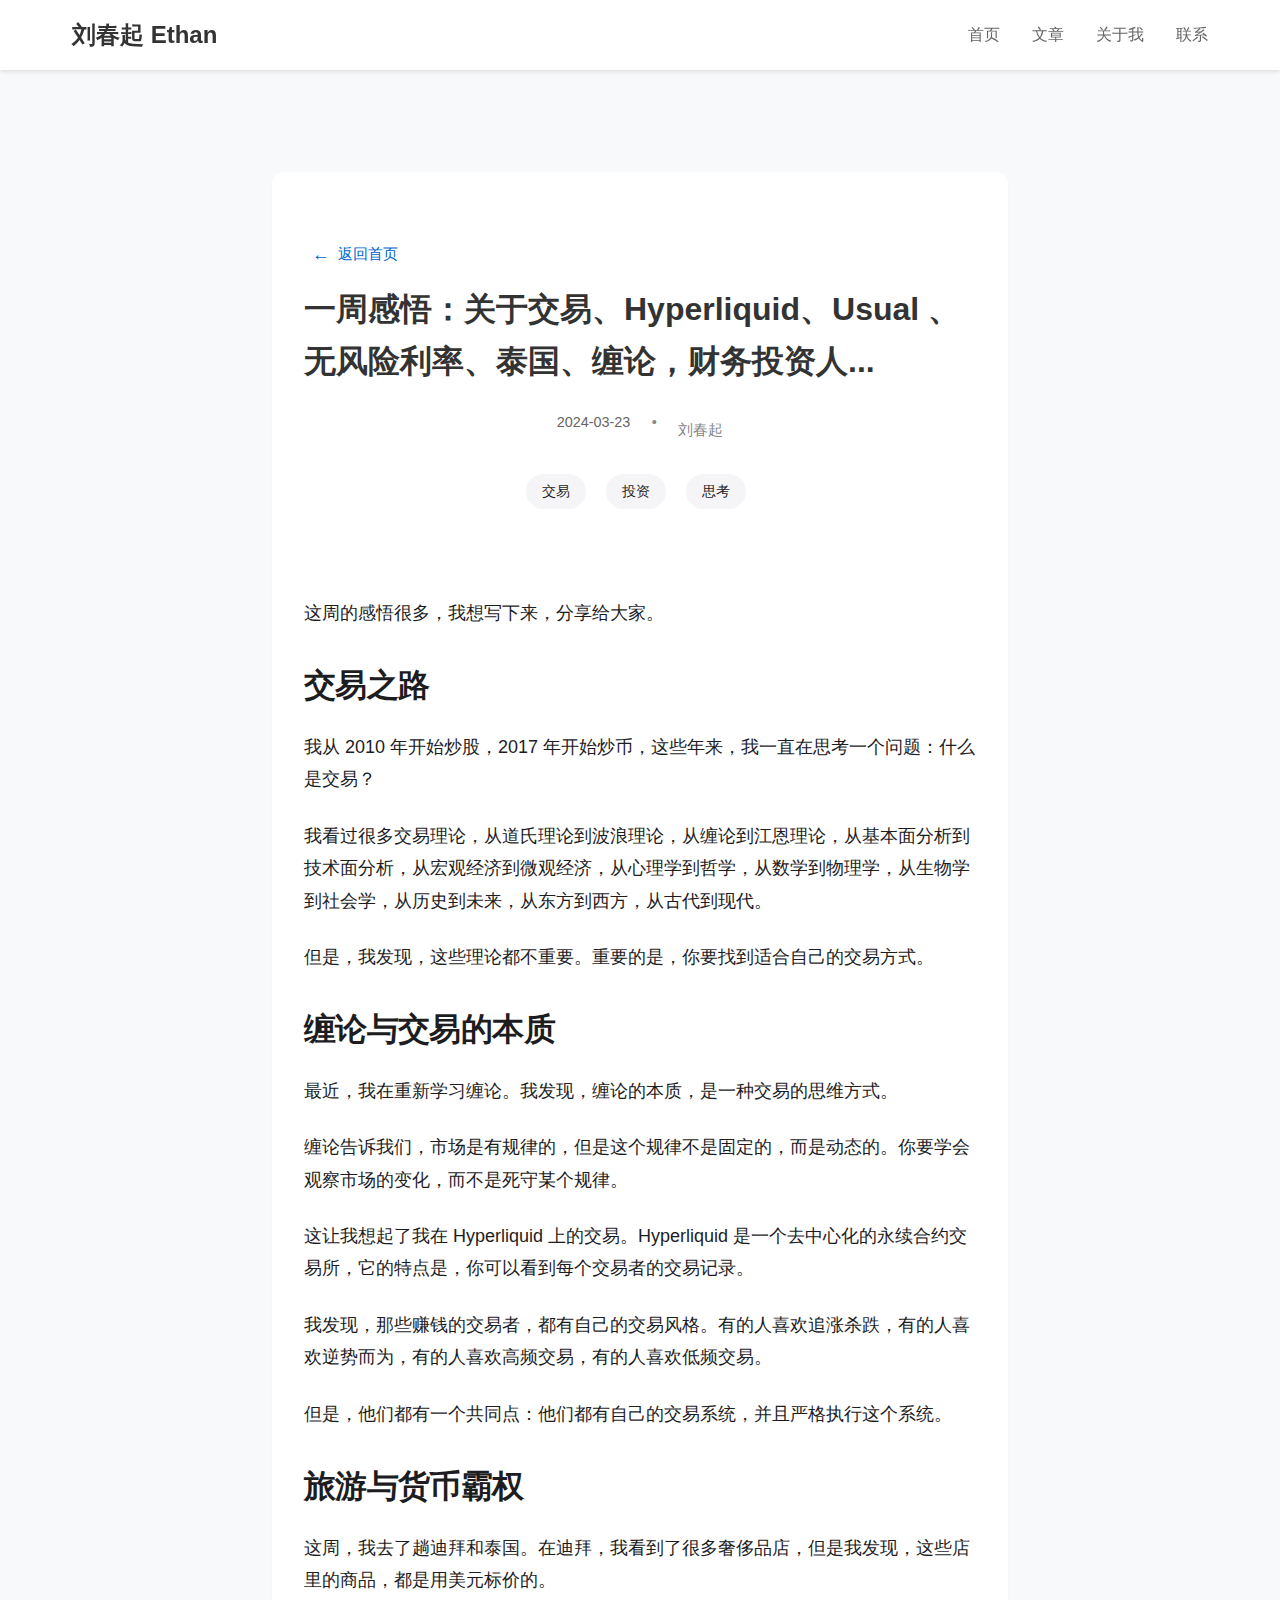
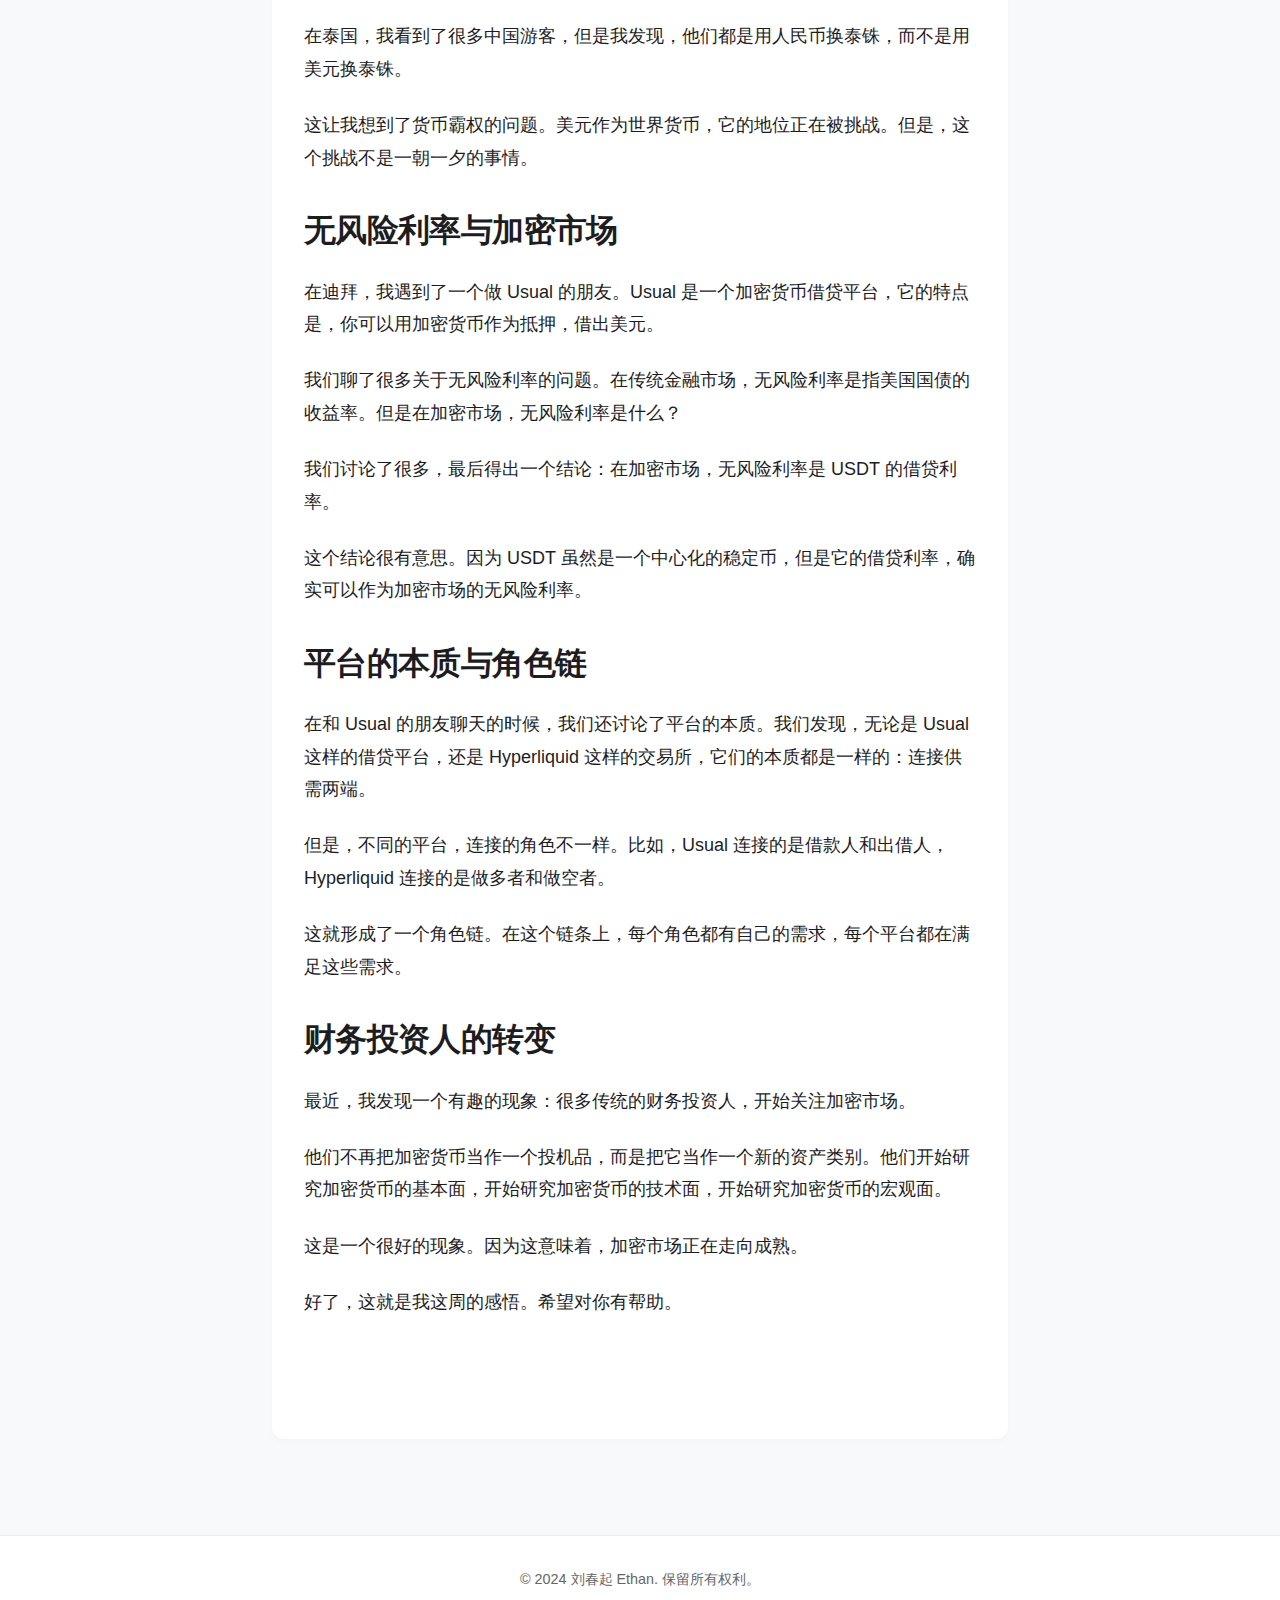
<file: articles/trading.html>
<!DOCTYPE html>
<html lang="zh">
<head>
    <meta charset="UTF-8">
    <meta name="viewport" content="width=device-width, initial-scale=1.0">
    <title>一周感悟：关于交易、Hyperliquid、Usual 、无风险利率、泰国、缠论，财务投资人... - 刘春起 Ethan</title>
    <link rel="stylesheet" href="../styles.css">
</head>
<body>
    <header>
        <nav>
            <div class="nav-container">
                <div class="logo">刘春起 Ethan</div>
                <ul>
                    <li><a href="../index.html">首页</a></li>
                    <li><a href="../articles.html">文章</a></li>
                    <li><a href="#about">关于我</a></li>
                    <li><a href="#contact">联系</a></li>
                </ul>
            </div>
        </nav>
    </header>

    <main>
        <section class="article-full">
            <div class="article-container">
                <div class="article-header">
                    <button onclick="window.location.href='../index.html'" class="back-button">返回首页</button>
                </div>
                <h1>一周感悟：关于交易、Hyperliquid、Usual 、无风险利率、泰国、缠论，财务投资人...</h1>
                <div class="article-meta">
                    <span class="article-date">2024-03-23</span>
                    <span class="article-author">刘春起</span>
                </div>
                <div class="article-tags">
                    <span class="tag">交易</span>
                    <span class="tag">投资</span>
                    <span class="tag">思考</span>
                </div>
                <div class="article-content">
                    <p>这周的感悟很多，我想写下来，分享给大家。</p>

                    <h2>交易之路</h2>
                    <p>我从 2010 年开始炒股，2017 年开始炒币，这些年来，我一直在思考一个问题：什么是交易？</p>

                    <p>我看过很多交易理论，从道氏理论到波浪理论，从缠论到江恩理论，从基本面分析到技术面分析，从宏观经济到微观经济，从心理学到哲学，从数学到物理学，从生物学到社会学，从历史到未来，从东方到西方，从古代到现代。</p>

                    <p>但是，我发现，这些理论都不重要。重要的是，你要找到适合自己的交易方式。</p>

                    <h2>缠论与交易的本质</h2>
                    <p>最近，我在重新学习缠论。我发现，缠论的本质，是一种交易的思维方式。</p>

                    <p>缠论告诉我们，市场是有规律的，但是这个规律不是固定的，而是动态的。你要学会观察市场的变化，而不是死守某个规律。</p>

                    <p>这让我想起了我在 Hyperliquid 上的交易。Hyperliquid 是一个去中心化的永续合约交易所，它的特点是，你可以看到每个交易者的交易记录。</p>

                    <p>我发现，那些赚钱的交易者，都有自己的交易风格。有的人喜欢追涨杀跌，有的人喜欢逆势而为，有的人喜欢高频交易，有的人喜欢低频交易。</p>

                    <p>但是，他们都有一个共同点：他们都有自己的交易系统，并且严格执行这个系统。</p>

                    <h2>旅游与货币霸权</h2>
                    <p>这周，我去了趟迪拜和泰国。在迪拜，我看到了很多奢侈品店，但是我发现，这些店里的商品，都是用美元标价的。</p>

                    <p>在泰国，我看到了很多中国游客，但是我发现，他们都是用人民币换泰铢，而不是用美元换泰铢。</p>

                    <p>这让我想到了货币霸权的问题。美元作为世界货币，它的地位正在被挑战。但是，这个挑战不是一朝一夕的事情。</p>

                    <h2>无风险利率与加密市场</h2>
                    <p>在迪拜，我遇到了一个做 Usual 的朋友。Usual 是一个加密货币借贷平台，它的特点是，你可以用加密货币作为抵押，借出美元。</p>

                    <p>我们聊了很多关于无风险利率的问题。在传统金融市场，无风险利率是指美国国债的收益率。但是在加密市场，无风险利率是什么？</p>

                    <p>我们讨论了很多，最后得出一个结论：在加密市场，无风险利率是 USDT 的借贷利率。</p>

                    <p>这个结论很有意思。因为 USDT 虽然是一个中心化的稳定币，但是它的借贷利率，确实可以作为加密市场的无风险利率。</p>

                    <h2>平台的本质与角色链</h2>
                    <p>在和 Usual 的朋友聊天的时候，我们还讨论了平台的本质。我们发现，无论是 Usual 这样的借贷平台，还是 Hyperliquid 这样的交易所，它们的本质都是一样的：连接供需两端。</p>

                    <p>但是，不同的平台，连接的角色不一样。比如，Usual 连接的是借款人和出借人，Hyperliquid 连接的是做多者和做空者。</p>

                    <p>这就形成了一个角色链。在这个链条上，每个角色都有自己的需求，每个平台都在满足这些需求。</p>

                    <h2>财务投资人的转变</h2>
                    <p>最近，我发现一个有趣的现象：很多传统的财务投资人，开始关注加密市场。</p>

                    <p>他们不再把加密货币当作一个投机品，而是把它当作一个新的资产类别。他们开始研究加密货币的基本面，开始研究加密货币的技术面，开始研究加密货币的宏观面。</p>

                    <p>这是一个很好的现象。因为这意味着，加密市场正在走向成熟。</p>

                    <p>好了，这就是我这周的感悟。希望对你有帮助。</p>
                </div>
            </div>
        </section>
    </main>

    <footer>
        <p>&copy; 2024 刘春起 Ethan. 保留所有权利。</p>
    </footer>

    <script src="../script.js"></script>
</body>
</html>
</file>
<file: styles.css>
/* 全局重置样式
 * 移除所有元素的默认外边距和内边距
 * 使用border-box盒模型，使元素的宽度包含padding和border
 * 这样可以更直观地控制元素尺寸
 */
* {
    margin: 0;
    padding: 0;
    box-sizing: border-box;
}

/* 添加平滑滚动效果 */
html {
    scroll-behavior: smooth;
    scroll-padding-top: 80px; /* 为固定导航栏预留空间 */
}

/* CSS变量定义
 * 使用CSS变量统一管理网站的颜色、间距、阴影等样式
 * 便于主题定制和样式维护
 */
:root {
    /* 颜色系统 */
    --primary-color: #1d1d1f;    /* 主色调：深灰色，用于重要元素和强调 */
    --secondary-color: #0066cc;   /* 次要色调：深蓝色，用于次要元素 */
    --text-color: #494949;        /* 文本颜色：浅灰色，确保良好的可读性 */
    --light-gray: #f5f5f7;        /* 浅灰色：用于背景和分隔 */
    --border-color: rgba(0, 0, 0, 0.1);      /* 边框颜色：浅灰色，用于分隔元素 */
    --hover-color: #0052cc;       /* 悬停颜色：深蓝色，用于交互反馈 */
    --background-white: #FFFFFF;   /* 纯白背景：用于主要内容区域 */
    --background-light: #F8F8F8;   /* 浅色背景：用于次要内容区域 */
    --background-dark: #1E1E1E;    /* 深色背景：用于特殊区域 */

    /* 阴影效果 */
    --shadow-sm: 0 2px 8px rgba(0, 0, 0, 0.1);   /* 小阴影：用于卡片和按钮 */
    --shadow-md: 0 4px 12px rgba(0, 0, 0, 0.15);  /* 中等阴影：用于浮动元素 */
    --shadow-lg: 0 8px 24px rgba(0, 0, 0, 0.12);  /* 大阴影：用于模态框等 */

    /* 动画过渡效果 */
    --transition-base: all 0.3s ease;  /* 平滑过渡效果 */

    /* 字体系统 */
    --font-family: "Neue Haas Grotesk", -apple-system, BlinkMacSystemFont, sans-serif;

    /* 间距系统 */
    --spacing-xs: 0.25rem;  /* 4px - 极小间距，用于紧凑元素 */
    --spacing-sm: 0.5rem;   /* 8px - 小间距，用于相关元素 */
    --spacing-md: 1rem;     /* 16px - 中等间距，标准间距 */
    --spacing-lg: 1.5rem;   /* 24px - 大间距，用于分隔区块 */
    --spacing-xl: 2rem;     /* 32px - 特大间距，用于主要区块 */
    --spacing-2xl: 3rem;    /* 48px - 超大间距，用于大区块 */
    --spacing-3xl: 4rem;    /* 64px - 巨大间距，用于页面级分隔 */

    /* 添加动画变量 */
    --animation-timing: cubic-bezier(0.4, 0, 0.2, 1);
    --animation-duration: 0.3s;
}

/* 全局页面样式
 * 设置基础字体、行高和颜色
 * 启用字体平滑渲染，提升文字显示质量
 * 使用16px作为基础字号，适合阅读
 */
body {
    font-family: -apple-system, BlinkMacSystemFont, "Segoe UI", Roboto, "Helvetica Neue", Arial, sans-serif;
    line-height: 1.6;
    color: #333;
    background-color: #f8f9fa;
}

/* 顶部导航栏样式
 * 固定定位在页面顶部，始终可见
 * 添加轻微阴影和边框，增强层次感
 * 使用z-index确保导航栏始终位于其他元素之上
 */
header {
    background-color: #fff;
    box-shadow: 0 2px 4px rgba(0,0,0,0.1);
    position: sticky;
    top: 0;
    z-index: 100;
}

/* 导航容器布局
 * 使用flex布局实现两端对齐
 * 限制最大宽度，保持页面布局的一致性
 * 左右添加间距，避免内容贴边
 */
.nav-container {
    max-width: 1200px;
    margin: 0 auto;
    padding: 1rem 2rem;
    display: flex;
    justify-content: space-between;
    align-items: center;
    transition: all 0.3s var(--animation-timing);
}

.logo {
    font-size: 1.5rem;
    font-weight: bold;
    color: #333;
    text-decoration: none;
}

nav ul {
    list-style: none;
    display: flex;
    gap: 2rem;
}

nav a {
    text-decoration: none;
    color: #666;
    font-weight: 500;
    position: relative;
    transition: color 0.3s ease;
}

nav a::after {
    content: '';
    position: absolute;
    width: 0;
    height: 2px;
    bottom: -4px;
    left: 0;
    background-color: var(--secondary-color);
    transition: width 0.3s ease;
}

nav a:hover::after {
    width: 100%;
}

nav a.active {
    color: #333;
    font-weight: 600;
}

main {
    margin-top: 70px;
}

section {
    padding: 4rem 2rem;
}

.hero {
    background: linear-gradient(to bottom, var(--background-light), var(--background-white));
    text-align: center;
    padding: 8rem 2rem 6rem;
    position: relative;
    overflow: hidden;
}

.hero::before {
    content: '';
    position: absolute;
    top: 0;
    left: 0;
    right: 0;
    height: 1px;
    background: linear-gradient(to right, transparent, var(--border-color), transparent);
}

.profile-container {
    max-width: 800px;
    margin: 0 auto;
    animation: fadeIn 1s var(--animation-timing);
}

.profile-image {
    width: 180px;
    height: 180px;
    border-radius: 50%;
    margin-bottom: 2.5rem;
    object-fit: cover;
    border: none;
    box-shadow: 0 4px 30px rgba(0, 0, 0, 0.1);
    transition: transform 0.3s ease;
}

.profile-image:hover {
    transform: scale(1.05) rotate(5deg);
}

.hero h1 {
    font-size: 4rem;
    margin-bottom: 1.5rem;
    color: var(--primary-color);
    letter-spacing: -0.03em;
    font-weight: 700;
    line-height: 1.1;
    max-width: 800px;
    margin-left: auto;
    margin-right: auto;
}

.subtitle {
    font-size: 1.75rem;
    color: var(--secondary-color);
    letter-spacing: -0.02em;
    font-weight: 400;
    max-width: 600px;
    margin-left: auto;
    margin-right: auto;
    line-height: 1.4;
}

.articles {
    background: var(--light-gray);
    padding: 4rem 0;
}

.articles h2 {
    font-size: 2.5rem;
    color: var(--primary-color);
    margin-bottom: 2.5rem;
    max-width: 1200px;
    margin: 0 auto 2.5rem;
    padding: 0 2rem;
    font-weight: 600;
    letter-spacing: -0.02em;
    text-align: center;
}

.articles-grid {
    display: grid;
    grid-template-columns: repeat(auto-fit, minmax(300px, 1fr));
    gap: 2rem;
    max-width: 1200px;
    margin: 0 auto;
}

.article-card {
    background: white;
    border-radius: 12px;
    padding: 2rem;
    box-shadow: var(--shadow-sm);
    transition: all 0.4s var(--animation-timing);
    border: 1px solid var(--border-color);
}

.article-card:hover {
    transform: translateY(-8px);
    box-shadow: 0 12px 24px rgba(0, 0, 0, 0.1);
}

.article-date {
    color: #666;
    font-size: 0.9rem;
    margin-bottom: 1rem;
}

.article-card h3 {
    margin-bottom: 1rem;
    color: var(--primary-color);
}

.read-more {
    display: inline-block;
    margin-top: 1rem;
    color: var(--secondary-color);
    text-decoration: none;
    font-weight: 500;
}

.about {
    background: white;
    padding: 8rem 0;
}

.about h2 {
    font-size: 2.5rem;
    color: var(--primary-color);
    margin-bottom: 2.5rem;
    text-align: center;
    letter-spacing: -0.02em;
}

.about-content {
    max-width: 800px;
    margin: 0 auto;
    padding: 0 2rem;
    transform-style: preserve-3d;
    transition: transform 0.6s var(--animation-timing);
}

.about-text p {
    font-size: 1.2rem;
    color: #1d1d1f;
    line-height: 1.7;
    margin-bottom: 1.5rem;
}

.about-text p.fade-in {
    opacity: 0;
    transform: translateY(20px);
    animation: fadeIn 0.8s var(--animation-timing) forwards;
}

.contact {
    background: var(--light-gray);
    padding: 8rem 0;
}

.contact h2 {
    font-size: 2.5rem;
    color: var(--primary-color);
    margin-bottom: 2.5rem;
    text-align: center;
    letter-spacing: -0.02em;
}

.contact-content {
    max-width: 600px;
    margin: 0 auto;
    text-align: center;
    padding: 0 2rem;
}

.contact-content p {
    font-size: 1.2rem;
    color: #1d1d1f;
    line-height: 1.7;
    margin-bottom: 2.5rem;
}

.contact-info {
    display: flex;
    justify-content: center;
    gap: 2rem;
    margin-top: 2rem;
}

.contact-link {
    display: inline-flex;
    align-items: center;
    justify-content: center;
    min-width: 120px;
    color: #2c3e50;
    text-decoration: none;
    font-weight: 500;
    font-size: 1rem;
    position: relative;
    padding: 0.8rem 1.5rem;
    border-radius: 12px;
    border: 2px solid #e1e8ed;
    background: rgba(255, 255, 255, 0.8);
    backdrop-filter: blur(10px);
    -webkit-backdrop-filter: blur(10px);
    transition: all 0.3s cubic-bezier(0.4, 0, 0.2, 1);
    box-shadow: 0 4px 6px rgba(0, 0, 0, 0.05);
}

.contact-link:hover {
    transform: translateY(-2px);
    border-color: #3498db;
    background: linear-gradient(135deg, #3498db, #2980b9);
    color: white;
    box-shadow: 0 8px 15px rgba(52, 152, 219, 0.2);
}

.contact-link::before {
    content: '';
    position: absolute;
    inset: 0;
    border-radius: 12px;
    padding: 2px;
    background: linear-gradient(135deg, #3498db, #2980b9);
    -webkit-mask: linear-gradient(#fff 0 0) content-box, linear-gradient(#fff 0 0);
    mask: linear-gradient(#fff 0 0) content-box, linear-gradient(#fff 0 0);
    -webkit-mask-composite: xor;
    mask-composite: exclude;
    opacity: 0;
    transition: opacity 0.3s ease;
}

.contact-link:hover::before {
    opacity: 1;
}

/* 深色模式支持 */
@media (prefers-color-scheme: dark) {
    .contact-link {
        background: rgba(44, 62, 80, 0.8);
        border-color: #34495e;
        color: #ecf0f1;
    }

    .contact-link:hover {
        background: linear-gradient(135deg, #3498db, #2980b9);
        border-color: #3498db;
        color: white;
    }
}

/* 移动端适配 */
@media (max-width: 768px) {
    .contact-info {
        flex-direction: column;
        gap: 1rem;
        padding: 0 1rem;
    }

    .contact-link {
        width: 100%;
        text-align: center;
    }
}

footer {
    background-color: #fff;
    padding: 2rem;
    text-align: center;
    margin-top: 4rem;
    border-top: 1px solid #eee;
}

footer p {
    color: #666;
    font-size: 0.9rem;
}

/* 响应式设计 */
@media (max-width: 768px) {
    .nav-container {
        padding: 1rem;
        flex-direction: column;
        gap: 1rem;
    }

    nav ul {
        gap: 1rem;
    }

    .hero {
        padding: 6rem 1.5rem 4rem;
    }

    .hero h1 {
        font-size: 2.5rem;
    }

    .subtitle {
        font-size: 1.2rem;
    }

    .about, .contact {
        padding: 4rem 0;
    }

    .about h2, .contact h2 {
        font-size: 2rem;
    }

    .about-text p, .contact-content p {
        font-size: 1.1rem;
    }

    .articles-grid {
        grid-template-columns: 1fr;
    }
}

/* 文章标签样式 */
.article-tags {
    margin: 0.5rem 0;
}

.tag {
    display: inline-block;
    padding: 0.2rem 0.8rem;
    background: var(--light-gray);
    border-radius: 15px;
    font-size: 0.9rem;
    margin-right: 0.5rem;
    margin-bottom: 0.5rem;
    color: var(--text-color);
}

/* 完整文章页面样式 */
.article-full {
    max-width: 800px;
    margin: 0 auto;
    padding: 2rem;
}

.article-container {
    max-width: 800px;
    margin: 0 auto;
    padding: 4rem 2rem;
    background-color: #ffffff;
    border-radius: 12px;
    box-shadow: 0 4px 6px rgba(0, 0, 0, 0.02);
}

.article-header {
    text-align: center;
    margin-bottom: 3rem;
    position: relative;
}

.article-header h1 {
    font-size: 2.75rem;
    font-weight: 700;
    line-height: 1.2;
    margin: 1.5rem 0;
    letter-spacing: -0.02em;
    color: #1d1d1f;
}

.article-meta {
    display: flex;
    justify-content: center;
    align-items: center;
    gap: 1.5rem;
    margin: 1.5rem 0;
    color: #86868b;
    font-size: 0.95rem;
}

.article-date, .article-author {
    position: relative;
    padding: 0 0.75rem;
}

.article-date::after {
    content: "•";
    position: absolute;
    right: -0.9rem;
    color: #86868b;
}

.article-tags {
    display: flex;
    justify-content: center;
    gap: 0.75rem;
    margin: 1.5rem 0;
    flex-wrap: wrap;
}

.tag {
    background-color: #f5f5f7;
    color: #1d1d1f;
    padding: 0.4rem 1rem;
    border-radius: 100px;
    font-size: 0.875rem;
    transition: all 0.2s ease;
}

.tag:hover {
    background-color: #e5e5e7;
}

.back-button {
    position: absolute;
    left: 0;
    top: 0;
    background: none;
    border: none;
    color: #0066cc;
    font-size: 0.95rem;
    cursor: pointer;
    display: flex;
    align-items: center;
    gap: 0.5rem;
    padding: 0.5rem;
    transition: all 0.2s ease;
}

.back-button:hover {
    color: #004499;
}

.back-button::before {
    content: "←";
    font-size: 1.1rem;
}

@media (max-width: 768px) {
    .article-container {
        padding: 2rem 1.5rem;
        border-radius: 0;
        box-shadow: none;
    }

    .article-header h1 {
        font-size: 2rem;
        margin: 1rem 0;
    }

    .article-meta {
        flex-direction: column;
        gap: 0.5rem;
    }

    .article-date::after {
        display: none;
    }

    .back-button {
        position: relative;
        margin-bottom: 1.5rem;
    }
}

.article-content {
    max-width: 680px;
    margin: 0 auto;
    padding: 2rem 0;
    font-family: -apple-system, BlinkMacSystemFont, 'SF Pro Text', 'PingFang SC', sans-serif;
    font-size: 1.125rem;
    line-height: 1.8;
    color: #1d1d1f;
}

.article-content h1 {
    font-size: 2.5rem;
    font-weight: 700;
    line-height: 1.2;
    margin: 2.5rem 0 1.5rem;
    letter-spacing: -0.02em;
    color: #1d1d1f;
}

.article-content h2 {
    font-size: 2rem;
    font-weight: 600;
    line-height: 1.3;
    margin: 2.25rem 0 1.25rem;
    letter-spacing: -0.02em;
    color: #1d1d1f;
}

.article-content h3 {
    font-size: 1.5rem;
    font-weight: 600;
    line-height: 1.4;
    margin: 2rem 0 1rem;
    letter-spacing: -0.01em;
    color: #1d1d1f;
}

.article-content p {
    margin: 1.5rem 0;
    font-size: 1.125rem;
    line-height: 1.8;
    color: #1d1d1f;
}

.article-content ol,
.article-content ul {
    margin: 1.5rem 0;
    padding-left: 1.5rem;
}

.article-content li {
    margin: 0.75rem 0;
    line-height: 1.7;
}

.article-content blockquote {
    margin: 2rem 0;
    padding: 1.5rem 2rem;
    border-left: 4px solid #0066cc;
    background-color: #f5f5f7;
    border-radius: 4px;
}

.article-content blockquote p {
    margin: 0;
    font-style: italic;
    color: #494949;
}

.article-content code {
    font-family: 'SF Mono', Menlo, Monaco, Consolas, monospace;
    background-color: #f5f5f7;
    padding: 0.2em 0.4em;
    border-radius: 3px;
    font-size: 0.9em;
    color: #0066cc;
}

.article-content pre {
    background-color: #f5f5f7;
    padding: 1.5rem;
    border-radius: 8px;
    overflow-x: auto;
    margin: 1.5rem 0;
}

.article-content pre code {
    background-color: transparent;
    padding: 0;
    font-size: 0.9rem;
    line-height: 1.6;
    color: #1d1d1f;
}

.article-content img {
    max-width: 100%;
    height: auto;
    border-radius: 8px;
    margin: 2rem 0;
    box-shadow: 0 4px 12px rgba(0, 0, 0, 0.1);
}

.article-content a {
    color: #0066cc;
    text-decoration: none;
    border-bottom: 1px solid transparent;
    transition: border-color 0.2s ease;
}

.article-content a:hover {
    border-bottom-color: #0066cc;
}

@media (max-width: 768px) {
    .article-content {
        padding: 1.5rem;
        font-size: 1rem;
    }

    .article-content h1 {
        font-size: 2rem;
    }

    .article-content h2 {
        font-size: 1.75rem;
    }

    .article-content h3 {
        font-size: 1.375rem;
    }

    .article-content blockquote {
        padding: 1rem 1.5rem;
    }
}

/* 删除登录按钮样式 */
.login-button {
    display: none;
}

.no-articles {
    text-align: center;
    color: #666;
    padding: 2rem;
}

/* 精选文章样式 */
.featured-articles {
    position: relative;
    display: grid;
    grid-template-columns: repeat(3, 1fr);
    gap: 2rem;
    max-width: 1200px;
    margin: 2rem auto 2rem;
    padding: 0 2rem;
}

.featured-article {
    position: relative;
    border-radius: 20px;
    overflow: hidden;
    background: white;
    box-shadow: 0 4px 30px rgba(0, 0, 0, 0.04);
    transition: all 0.4s cubic-bezier(0.4, 0, 0.2, 1);
    display: flex;
    flex-direction: column;
    cursor: pointer;
    height: 100%;
    border: 1px solid var(--border-color);
}

.featured-article:hover {
    transform: translateY(-6px);
    box-shadow: 0 8px 40px rgba(0, 0, 0, 0.08);
}

.featured-article-image {
    width: 100%;
    height: 240px;
    object-fit: cover;
    transition: transform 0.4s cubic-bezier(0.4, 0, 0.2, 1);
}

.featured-article:hover .featured-article-image {
    transform: scale(1.03);
}

.featured-article-content {
    padding: 2rem;
    flex: 1;
    display: flex;
    flex-direction: column;
}

.featured-article-title {
    font-size: 1.5rem;
    color: var(--primary-color);
    margin-bottom: 1rem;
    line-height: 1.3;
    font-weight: 600;
    letter-spacing: -0.02em;
}

.featured-article-subtitle {
    color: #86868b;
    font-size: 1.05rem;
    margin-bottom: 1.5rem;
    display: -webkit-box;
    -webkit-line-clamp: 3;
    -webkit-box-orient: vertical;
    overflow: hidden;
    flex: 1;
    line-height: 1.5;
}

.featured-article-meta {
    display: flex;
    justify-content: space-between;
    align-items: center;
    margin-top: auto;
    padding-top: 1.5rem;
    border-top: 1px solid var(--border-color);
}

.meta-info {
    display: flex;
    align-items: center;
    color: #86868b;
    font-size: 0.95rem;
}

.featured-article-date {
    display: inline-flex;
    align-items: center;
}

.featured-article-author,
.meta-separator {
    display: none;
}

.featured-article-link {
    color: var(--secondary-color);
    text-decoration: none;
    font-size: 1rem;
    font-weight: 500;
    transition: all 0.3s ease;
    white-space: nowrap;
}

.featured-article-link:hover {
    color: var(--hover-color);
}

.view-more-container {
    grid-column: 1 / -1;
    text-align: center;
    margin-top: 3rem;
}

.view-more-button {
    display: inline-flex;
    align-items: center;
    padding: 0.9rem 2rem;
    background-color: var(--secondary-color);
    color: white;
    text-decoration: none;
    border-radius: 100px;
    font-weight: 500;
    font-size: 1rem;
    transition: all 0.3s ease;
    letter-spacing: -0.01em;
}

.view-more-button:hover {
    background-color: var(--hover-color);
    transform: translateY(-2px);
}

.view-more-button::after {
    content: '→';
    margin-left: 8px;
    transition: transform 0.3s ease;
}

.view-more-button:hover::after {
    transform: translateX(4px);
}

@media (max-width: 1024px) {
    .featured-articles {
        grid-template-columns: repeat(2, 1fr);
        margin-bottom: 5rem;
    }
}

@media (max-width: 768px) {
    .articles h2 {
        font-size: 2rem;
        padding: 0 1.5rem;
    }

    .featured-articles {
        grid-template-columns: 1fr;
        gap: 1.5rem;
        padding: 0 1.5rem;
        margin-bottom: 2rem;
    }

    .featured-article-image {
        height: 220px;
    }

    .view-more-container {
        margin-top: 2rem;
    }
}

.all-articles-title {
    text-align: center;
    color: var(--primary-color);
    font-size: 1.5rem;
    margin: 3rem 0 2rem;
}

/* 深色模式支持 */
@media (prefers-color-scheme: dark) {
    .featured-showcase {
        background: #1a1a1a;
    }

    .featured-showcase h2,
    .showcase-content h3 {
        color: #fff;
    }

    .showcase-excerpt {
        color: #bbb;
    }

    .showcase-tags .tag {
        background: #333;
        color: #ddd;
    }

    .read-more {
        color: #3a9fff;
    }

    body {
        transition: background-color 0.3s ease, color 0.3s ease;
    }
}

/* 动画关键帧定义 */
@keyframes fadeIn {
    from { opacity: 0; transform: translateY(20px); }
    to { opacity: 1; transform: translateY(0); }
}

@keyframes slideIn {
    from { transform: translateX(-100%); }
    to { transform: translateX(0); }
}

@keyframes float {
    0% { transform: translateY(0px); }
    50% { transform: translateY(-10px); }
    100% { transform: translateY(0px); }
}

@keyframes pulse {
    0% { transform: scale(1); }
    50% { transform: scale(1.05); }
    100% { transform: scale(1); }
}

/* 页面滚动进度条 */
.scroll-progress {
    position: fixed;
    top: 0;
    left: 0;
    width: 0;
    height: 3px;
    background: linear-gradient(to right, var(--secondary-color), #00ff9d);
    z-index: 1000;
    transition: width 0.1s ease;
}

/* 文本渐入动画类 */
.fade-in {
    opacity: 0;
    transform: translateY(20px);
    animation: fadeIn 0.8s var(--animation-timing) forwards;
}

/* 3D 翻转效果 */
.profile-container {
    perspective: 1000px;
}

.about-content:hover {
    transform: rotateY(5deg);
}

/* 波纹效果 */
.ripple {
    position: absolute;
    border-radius: 50%;
    transform: scale(0);
    animation: ripple 0.6s linear;
    background-color: rgba(255, 255, 255, 0.7);
    pointer-events: none;
}

@keyframes ripple {
    to {
        transform: scale(4);
        opacity: 0;
    }
}

/* 暗色模式样式 */
.dark-mode {
    background-color: #1a1a1a;
    color: #ffffff;
}

.dark-mode .nav-container {
    background-color: rgba(26, 26, 26, 0.95);
}

.dark-mode .article-card {
    background-color: #2a2a2a;
    border-color: #333;
}

.dark-mode .contact-link {
    background-color: #2a2a2a;
    color: #ffffff;
    border-color: #333;
}

.dark-mode .contact-link:hover {
    background-color: var(--secondary-color);
}

/* 微信二维码样式 */
.wechat-link {
    position: relative;
}

.qr-code {
    display: none;
    position: absolute;
    bottom: 100%;
    left: 50%;
    transform: translateX(-50%);
    width: 150px;
    height: 150px;
    padding: 10px;
    background: white;
    border-radius: 8px;
    box-shadow: 0 4px 12px rgba(0, 0, 0, 0.15);
    transition: all 0.3s ease;
    z-index: 1000;
}

.wechat-link:hover .qr-code {
    display: block;
}

/* 深色模式支持 */
@media (prefers-color-scheme: dark) {
    .qr-code {
        background: #1c1c1e;
        border: 1px solid rgba(255, 255, 255, 0.1);
    }
}
</file>
<file: about.css>
/* 关于我页面样式 */
.about-page {
    padding-top: 2rem;
}

.about-hero {
    background: linear-gradient(135deg, #f6f9fc 0%, #eef3f7 100%);
    padding: 6rem 0;
    text-align: center;
    position: relative;
    overflow: hidden;
}

.about-hero::before {
    content: '';
    position: absolute;
    width: 100%;
    height: 100%;
    top: 0;
    left: 0;
    background: url('data:image/svg+xml,<svg width="20" height="20" viewBox="0 0 20 20" xmlns="http://www.w3.org/2000/svg"><circle cx="2" cy="2" r="1" fill="%230066cc" opacity="0.1"/></svg>') repeat;
    opacity: 0.5;
    animation: fadeIn 1s ease-out;
}

.profile-container {
    position: relative;
    z-index: 1;
    max-width: 800px;
    margin: 0 auto;
    animation: slideUp 1s ease-out;
}

.profile-image {
    width: 180px;
    height: 180px;
    border-radius: 50%;
    border: 4px solid white;
    box-shadow: 0 8px 32px rgba(0, 0, 0, 0.1);
    margin-bottom: 2rem;
    transition: all 0.5s cubic-bezier(0.4, 0, 0.2, 1);
    animation: float 6s ease-in-out infinite;
}

.profile-image:hover {
    transform: scale(1.1) rotate(8deg);
    box-shadow: 0 20px 50px rgba(0, 102, 204, 0.3);
}

.about-hero h1 {
    font-size: 3.5rem;
    color: var(--primary-color);
    margin-bottom: 1rem;
    font-weight: 700;
    letter-spacing: -0.02em;
    opacity: 0;
    animation: fadeIn 0.8s ease-out 0.3s forwards;
}

.about-hero .subtitle {
    font-size: 1.5rem;
    color: var(--secondary-color);
    opacity: 0;
    animation: fadeIn 0.8s ease-out 0.6s forwards;
}

.about-content {
    max-width: 1200px;
    margin: 0 auto;
    padding: 4rem 2rem;
}

.about-section {
    margin-bottom: 4rem;
    opacity: 0;
    transform: translateY(20px);
    animation: slideUp 0.8s ease-out forwards;
}

.about-section:nth-child(2) {
    animation-delay: 0.2s;
}

.about-section:nth-child(3) {
    animation-delay: 0.4s;
}

.about-section h2 {
    font-size: 2rem;
    color: var(--primary-color);
    margin-bottom: 2rem;
    position: relative;
    display: inline-block;
    transition: all 0.3s ease;
}

.about-section h2::after {
    content: '';
    position: absolute;
    bottom: -8px;
    left: 0;
    width: 100%;
    height: 3px;
    background: linear-gradient(90deg, var(--secondary-color), transparent);
    border-radius: 3px;
    transition: all 0.3s ease;
}

.about-section h2:hover {
    transform: translateX(10px);
    color: var(--secondary-color);
}

.about-section h2:hover::after {
    width: 120%;
    background: linear-gradient(90deg, var(--secondary-color), transparent 80%);
}

.about-section p {
    font-size: 1.2rem;
    line-height: 1.8;
    color: var(--text-color);
    margin-bottom: 1.5rem;
}

.skills-grid {
    display: grid;
    grid-template-columns: repeat(auto-fit, minmax(300px, 1fr));
    gap: 2rem;
    margin-top: 3rem;
}

.skill-card {
    background: white;
    padding: 2rem;
    border-radius: 16px;
    box-shadow: 0 4px 20px rgba(0, 0, 0, 0.05);
    transition: all 0.3s ease;
    border: 1px solid rgba(0, 0, 0, 0.08);
    position: relative;
    overflow: hidden;
    transform-style: preserve-3d;
    perspective: 1000px;
}

.skill-card::before {
    content: '';
    position: absolute;
    top: 0;
    left: 0;
    width: 4px;
    height: 100%;
    background: var(--secondary-color);
    opacity: 0;
    transition: opacity 0.3s ease;
}

.skill-card:hover {
    transform: translateY(-5px) rotateX(5deg) rotateY(5deg);
    box-shadow: 0 15px 35px rgba(0, 0, 0, 0.2);
}

.skill-card:hover::before {
    opacity: 1;
}

.skill-card::after {
    content: '';
    position: absolute;
    top: 0;
    left: 0;
    right: 0;
    bottom: 0;
    background: linear-gradient(125deg, rgba(255,255,255,0) 0%, rgba(255,255,255,0.3) 50%, rgba(255,255,255,0) 100%);
    transform: translateX(-100%);
    transition: transform 0.6s ease;
}

.skill-card:hover::after {
    transform: translateX(100%);
}

.skill-card h3 {
    font-size: 1.5rem;
    color: var(--primary-color);
    margin-bottom: 1rem;
}

.skill-card p {
    font-size: 1.1rem;
    color: var(--text-color);
    line-height: 1.6;
    margin: 0;
}

.contact-info {
    display: flex;
    gap: 1.5rem;
    margin-top: 2rem;
    flex-wrap: wrap;
}

.contact-link {
    padding: 1rem 2rem;
    background: white;
    border-radius: 100px;
    color: var(--secondary-color);
    text-decoration: none;
    font-weight: 500;
    transition: all 0.3s ease;
    border: 1px solid rgba(0, 102, 204, 0.2);
    display: flex;
    align-items: center;
    gap: 0.5rem;
    position: relative;
    overflow: hidden;
}

.contact-link:hover {
    background: var(--secondary-color);
    color: white;
    transform: translateY(-2px);
    box-shadow: 0 4px 20px rgba(0, 102, 204, 0.2);
}

.contact-link::before {
    content: '';
    position: absolute;
    top: 50%;
    left: 50%;
    width: 0;
    height: 0;
    background: rgba(255, 255, 255, 0.2);
    border-radius: 50%;
    transform: translate(-50%, -50%);
    transition: width 0.6s ease, height 0.6s ease;
}

.contact-link:hover::before {
    width: 300px;
    height: 300px;
}

/* 动画关键帧 */
@keyframes float {
    0%, 100% { transform: translateY(0); }
    50% { transform: translateY(-10px); }
}

@keyframes slideUp {
    from {
        opacity: 0;
        transform: translateY(20px);
    }
    to {
        opacity: 1;
        transform: translateY(0);
    }
}

@keyframes fadeIn {
    from { opacity: 0; }
    to { opacity: 1; }
}

@keyframes pulse {
    0% { transform: scale(1); }
    50% { transform: scale(1.05); }
    100% { transform: scale(1); }
}

@keyframes shimmer {
    0% { background-position: -200% 0; }
    100% { background-position: 200% 0; }
}

/* 页面加载动画 */
.page-transition {
    position: fixed;
    top: 0;
    left: 0;
    width: 100%;
    height: 100%;
    background: var(--secondary-color);
    z-index: 9999;
    transform-origin: bottom;
    animation: pageTransition 1s cubic-bezier(0.4, 0, 0.2, 1) forwards;
}

@keyframes pageTransition {
    from {
        transform: scaleY(1);
    }
    to {
        transform: scaleY(0);
    }
}

/* 添加这些新的JavaScript交互相关的样式 */
.interactive-element {
    cursor: pointer;
    transition: all 0.3s ease;
}

.interactive-element:hover {
    transform: scale(1.02);
}

/* 鼠标跟随效果 */
.cursor-follower {
    position: fixed;
    width: 20px;
    height: 20px;
    background: rgba(0, 102, 204, 0.3);
    border-radius: 50%;
    pointer-events: none;
    transition: transform 0.1s ease;
    z-index: 9999;
    backdrop-filter: blur(2px);
}

/* 波纹效果 */
.ripple-effect {
    position: relative;
    overflow: hidden;
}

.ripple {
    position: absolute;
    border-radius: 50%;
    transform: scale(0);
    animation: ripple 0.6s linear;
    background-color: rgba(255, 255, 255, 0.7);
}

@keyframes ripple {
    to {
        transform: scale(4);
        opacity: 0;
    }
}

/* 深色模式支持 */
@media (prefers-color-scheme: dark) {
    .about-hero {
        background: linear-gradient(135deg, #1a1a1a 0%, #2a2a2a 100%);
    }

    .skill-card {
        background: #1c1c1e;
        border-color: rgba(255, 255, 255, 0.1);
    }

    .skill-card h3 {
        color: #fff;
    }

    .skill-card p {
        color: #999;
    }

    .contact-link {
        background: #1c1c1e;
        border-color: rgba(0, 102, 204, 0.3);
    }

    .about-section h2 {
        color: #fff;
    }

    .about-section p {
        color: #999;
    }

    .cursor-follower {
        background: rgba(0, 102, 204, 0.5);
    }
    
    .skill-card::after {
        background: linear-gradient(125deg, rgba(255,255,255,0) 0%, rgba(255,255,255,0.1) 50%, rgba(255,255,255,0) 100%);
    }
}

/* 响应式设计 */
@media (max-width: 768px) {
    .about-hero {
        padding: 4rem 1.5rem;
    }

    .about-hero h1 {
        font-size: 2.5rem;
    }

    .about-hero .subtitle {
        font-size: 1.2rem;
    }

    .about-content {
        padding: 3rem 1.5rem;
    }

    .about-section h2 {
        font-size: 1.8rem;
    }

    .about-section p {
        font-size: 1.1rem;
    }

    .skills-grid {
        grid-template-columns: 1fr;
        gap: 1.5rem;
    }

    .contact-info {
        flex-direction: column;
    }

    .contact-link {
        width: 100%;
        justify-content: center;
    }
}
</file>
<file: articles.css>
/* 文章列表页面样式 */
.articles-container {
    max-width: 1200px;
    margin: 0 auto;
    padding: 2rem;
}

.page-title {
    font-size: 3rem;
    color: var(--primary-color);
    text-align: center;
    margin-bottom: 2rem;
    animation: fadeIn 0.8s ease-out;
}

.page-subtitle {
    font-size: 1.1rem;
    color: var(--text-color);
    text-align: center;
    max-width: 800px;
    margin: 1rem auto;
    line-height: 1.6;
    opacity: 0;
    transform: translateY(20px);
}

/* 为每个副标题添加依次延迟的动画 */
.page-subtitle:nth-child(2) {
    animation: fadeInUp 0.8s ease-out 0.2s forwards;
}

.page-subtitle:nth-child(3) {
    animation: fadeInUp 0.8s ease-out 0.4s forwards;
}

.page-subtitle:nth-child(4) {
    animation: fadeInUp 0.8s ease-out 0.6s forwards;
}

@keyframes fadeInUp {
    from {
        opacity: 0;
        transform: translateY(20px);
    }
    to {
        opacity: 1;
        transform: translateY(0);
    }
}

/* 添加鼠标悬停效果 */
.page-subtitle {
    transition: all 0.3s ease;
    padding: 0.5rem 1rem;
    border-radius: 8px;
}

.page-subtitle:hover {
    background-color: rgba(0, 102, 204, 0.05);
    transform: translateX(5px);
}

.articles-grid {
    display: grid;
    grid-template-columns: repeat(auto-fill, minmax(380px, 1fr));
    gap: 2rem;
    margin-top: 2rem;
}

.article-card {
    background: #fff;
    border-radius: 8px;
    overflow: hidden;
    transition: all 0.4s cubic-bezier(0.4, 0, 0.2, 1);
    cursor: pointer;
    border: 1px solid rgba(0, 0, 0, 0.08);
    position: relative;
    display: flex;
    flex-direction: column;
    height: 100%;
}

.article-card:hover {
    transform: translateY(-4px);
    box-shadow: 0 12px 40px rgba(0, 0, 0, 0.12);
}

.article-category {
    position: absolute;
    top: 1rem;
    left: 1rem;
    background: rgba(0, 118, 255, 0.1);
    color: #0076FF;
    padding: 0.4rem 1rem;
    font-size: 0.9rem;
    font-weight: 500;
    border-radius: 100px;
    z-index: 1;
    transition: all 0.3s ease;
    border: 1px solid rgba(0, 118, 255, 0.1);
}

.article-card:hover .article-category {
    background: #0076FF;
    color: #fff;
}

.article-content {
    padding: 2rem;
    flex-grow: 1;
    display: flex;
    flex-direction: column;
}

.article-title {
    font-size: 1.5rem;
    font-weight: 600;
    color: #1d1d1f;
    line-height: 1.4;
    margin-bottom: 1rem;
    transition: color 0.3s ease;
}

.article-card:hover .article-title {
    color: #0076FF;
}

.article-excerpt {
    font-size: 1.1rem;
    color: #666;
    line-height: 1.6;
    margin-bottom: 2rem;
    flex-grow: 1;
}

.article-meta {
    margin-top: auto;
    padding-top: 1.5rem;
    border-top: 1px solid rgba(0, 0, 0, 0.08);
}

.meta-left {
    display: flex;
    align-items: center;
    gap: 0.8rem;
    flex-wrap: wrap;
}

.article-date {
    color: #888;
    font-size: 0.95rem;
    display: flex;
    align-items: center;
    font-weight: 500;
    white-space: nowrap;
}

.article-date::before {
    content: '📅';
    margin-right: 0.4rem;
    font-size: 1rem;
}

.meta-divider {
    color: #888;
    font-weight: 500;
}

.article-tags {
    display: flex;
    gap: 0.5rem;
    flex-wrap: wrap;
    align-items: center;
}

.tag {
    background: rgba(0, 118, 255, 0.1);
    color: #0076FF;
    padding: 0.3rem 0.8rem;
    border-radius: 100px;
    font-size: 0.9rem;
    font-weight: 500;
    transition: all 0.3s ease;
    border: 1px solid rgba(0, 118, 255, 0.1);
    white-space: nowrap;
    cursor: pointer;
}

.tag:hover {
    background: #0076FF;
    color: #fff;
    transform: translateY(-1px);
}

.category-filters {
    display: flex;
    gap: 0.8rem;
    margin-bottom: 3rem;
    flex-wrap: wrap;
}

.category-filter {
    background: rgba(0, 118, 255, 0.1);
    color: #0076FF;
    padding: 0.6rem 1.2rem;
    border-radius: 100px;
    font-size: 0.95rem;
    font-weight: 500;
    cursor: pointer;
    transition: all 0.3s ease;
    border: 1px solid rgba(0, 118, 255, 0.1);
}

.category-filter:hover,
.category-filter.active {
    background: #0076FF;
    color: #fff;
    transform: translateY(-1px);
}

/* 响应式设计 */
@media (max-width: 768px) {
    .articles-container {
        padding: 1.5rem;
    }

    .page-title {
        font-size: 2rem;
        margin-bottom: 1.5rem;
    }

    .page-subtitle {
        font-size: 1rem;
        margin: 0.8rem 1rem;
    }

    .articles-grid {
        grid-template-columns: 1fr;
    }

    .article-content {
        padding: 1.5rem;
    }

    .article-title {
        font-size: 1.3rem;
    }

    .article-excerpt {
        font-size: 1rem;
    }

    .category-filters {
        gap: 0.5rem;
        margin-bottom: 2rem;
    }

    .category-filter {
        padding: 0.6rem 1.2rem;
        font-size: 0.9rem;
    }

    .meta-left {
        gap: 0.5rem;
    }

    .tag {
        padding: 0.2rem 0.6rem;
        font-size: 0.85rem;
    }
}

/* 深色模式支持 */
@media (prefers-color-scheme: dark) {
    .article-card {
        background: #1c1c1e;
        border-color: rgba(255, 255, 255, 0.1);
    }

    .article-title {
        color: #fff;
    }

    .article-card:hover .article-title {
        color: #0076FF;
    }

    .article-excerpt {
        color: #999;
    }

    .article-date,
    .meta-divider {
        color: #666;
    }

    .article-category {
        background: rgba(0, 118, 255, 0.15);
        color: #0076FF;
        border-color: rgba(0, 118, 255, 0.2);
    }

    .article-card:hover .article-category {
        background: #0076FF;
        color: #fff;
    }

    .tag {
        background: rgba(0, 118, 255, 0.15);
        border-color: rgba(0, 118, 255, 0.2);
    }

    .tag:hover {
        background: #0076FF;
        color: #fff;
    }

    .category-filter {
        background: rgba(0, 118, 255, 0.15);
        color: #0076FF;
        border-color: rgba(0, 118, 255, 0.2);
    }

    .category-filter:hover,
    .category-filter.active {
        background: #0076FF;
        color: #fff;
    }

    .article-meta {
        border-top-color: rgba(255, 255, 255, 0.1);
    }
}

.donation-section {
    margin-top: 4rem;
    padding: 3rem;
    background: rgba(0, 118, 255, 0.05);
    border-radius: 16px;
    text-align: center;
    border: 1px solid rgba(0, 118, 255, 0.1);
    transition: transform 0.3s ease, box-shadow 0.3s ease;
}

.donation-section:hover {
    transform: translateY(-4px);
    box-shadow: 0 12px 40px rgba(0, 118, 255, 0.1);
}

.donation-title {
    font-size: 1.8rem;
    color: #1d1d1f;
    margin-bottom: 1rem;
    font-weight: 600;
}

.donation-text {
    color: #666;
    margin-bottom: 2rem;
    line-height: 1.6;
    font-size: 1.1rem;
    max-width: 600px;
    margin-left: auto;
    margin-right: auto;
}

.wallet-container {
    display: flex;
    flex-direction: column;
    align-items: center;
    gap: 0.5rem;
}

.wallet-label {
    font-size: 0.9rem;
    color: #666;
    margin-bottom: 0.5rem;
    display: flex;
    align-items: center;
    gap: 0.5rem;
}

.wallet-label::before {
    content: '';
    width: 20px;
    height: 20px;
    background: url('data:image/svg+xml,<svg xmlns="http://www.w3.org/2000/svg" viewBox="0 0 24 24" fill="%230076FF"><path d="M12 2C6.48 2 2 6.48 2 12s4.48 10 10 10 10-4.48 10-10S17.52 2 12 2zm0 18c-4.41 0-8-3.59-8-8s3.59-8 8-8 8 3.59 8 8-3.59 8-8 8zm-1-13h2v6h-2zm0 8h2v2h-2z"/></svg>') no-repeat center center;
    background-size: contain;
}

.wallet-address {
    background: #fff;
    padding: 1rem 1.5rem;
    border-radius: 12px;
    font-family: 'SF Mono', 'Roboto Mono', monospace;
    font-size: 1rem;
    color: #0076FF;
    border: 1px solid rgba(0, 118, 255, 0.2);
    display: inline-flex;
    align-items: center;
    gap: 0.8rem;
    position: relative;
    cursor: pointer;
    transition: all 0.3s ease;
    user-select: all;
}

.wallet-address:hover {
    background: #f0f7ff;
    transform: translateY(-2px);
    box-shadow: 0 4px 20px rgba(0, 118, 255, 0.15);
}

.wallet-address::after {
    content: '点击复制';
    position: absolute;
    bottom: -2.5rem;
    left: 50%;
    transform: translateX(-50%);
    font-size: 0.9rem;
    color: #666;
    background: rgba(0, 0, 0, 0.8);
    padding: 0.4rem 1rem;
    border-radius: 100px;
    opacity: 0;
    transition: all 0.3s ease;
    pointer-events: none;
    white-space: nowrap;
}

.wallet-address:hover::after {
    opacity: 1;
    transform: translateX(-50%) translateY(-0.5rem);
}

.copy-icon {
    width: 20px;
    height: 20px;
    opacity: 0.5;
    transition: opacity 0.3s ease;
    background: url('data:image/svg+xml,<svg xmlns="http://www.w3.org/2000/svg" viewBox="0 0 24 24" fill="%230076FF"><path d="M16 1H4c-1.1 0-2 .9-2 2v14h2V3h12V1zm3 4H8c-1.1 0-2 .9-2 2v14c0 1.1.9 2 2 2h11c1.1 0 2-.9 2-2V7c0-1.1-.9-2-2-2zm0 16H8V7h11v14z"/></svg>') no-repeat center center;
    background-size: contain;
}

.wallet-address:hover .copy-icon {
    opacity: 1;
}

.copied-message {
    position: fixed;
    bottom: 2rem;
    left: 50%;
    transform: translateX(-50%) translateY(1rem);
    background: #1d1d1f;
    color: #fff;
    padding: 1rem 2rem;
    border-radius: 100px;
    font-size: 0.95rem;
    opacity: 0;
    transition: all 0.3s cubic-bezier(0.4, 0, 0.2, 1);
    pointer-events: none;
    z-index: 1000;
    display: flex;
    align-items: center;
    gap: 0.5rem;
}

.copied-message.show {
    opacity: 1;
    transform: translateX(-50%) translateY(0);
}

.copied-message::before {
    content: '✓';
    font-weight: bold;
    color: #00ff00;
}

/* 深色模式支持 */
@media (prefers-color-scheme: dark) {
    .donation-section {
        background: rgba(0, 118, 255, 0.1);
        border-color: rgba(0, 118, 255, 0.15);
    }

    .donation-title {
        color: #fff;
    }

    .donation-text {
        color: #999;
    }

    .wallet-label {
        color: #888;
    }

    .wallet-address {
        background: #1c1c1e;
        border-color: rgba(0, 118, 255, 0.3);
        color: #0076FF;
    }

    .wallet-address:hover {
        background: rgba(0, 118, 255, 0.15);
    }

    .wallet-address::after {
        background: rgba(0, 0, 0, 0.9);
        color: #fff;
    }
}

/* 响应式设计 */
@media (max-width: 768px) {
    .donation-section {
        margin-top: 3rem;
        padding: 2rem 1.5rem;
    }

    .donation-title {
        font-size: 1.5rem;
    }

    .donation-text {
        font-size: 1rem;
        margin-bottom: 1.5rem;
    }

    .wallet-address {
        font-size: 0.85rem;
        padding: 0.8rem 1.2rem;
        width: 100%;
        justify-content: center;
        word-break: break-all;
    }
}
</file>
<file: resume.css>
.resume-container {
    position: relative;
    max-width: 1000px;
    margin: 80px auto 0;
    padding: 2rem;
}

.resume-container .nav-button {
    position: absolute;
    top: -60px;
    right: 2rem;
    padding: 0.8rem 1.5rem;
    background-color: var(--primary-color);
    color: white;
    border: none;
    border-radius: 6px;
    font-size: 1rem;
    cursor: pointer;
    transition: all 0.3s ease;
    box-shadow: 0 2px 8px rgba(0, 0, 0, 0.1);
}

.resume-container .nav-button:hover {
    background-color: var(--secondary-color);
    transform: translateY(-2px);
    box-shadow: 0 4px 12px rgba(0, 0, 0, 0.15);
}

.resume-header {
    display: flex;
    align-items: center;
    gap: 2rem;
    margin-bottom: 3rem;
    padding-bottom: 2rem;
    border-bottom: 1px solid var(--border-color);
}

.profile-image {
    width: 150px;
    height: 150px;
    border-radius: 50%;
    object-fit: cover;
    border: 3px solid var(--primary-color);
}

.resume-title h1 {
    font-size: 2.5rem;
    color: var(--primary-color);
    margin-bottom: 0.5rem;
}

.resume-title .subtitle {
    font-size: 1.2rem;
    color: var(--secondary-color);
}

.resume-section {
    margin-bottom: 3rem;
}

.resume-section h2 {
    font-size: 1.8rem;
    color: var(--primary-color);
    margin-bottom: 1.5rem;
    padding-bottom: 0.5rem;
    border-bottom: 2px solid var(--border-color);
}

.skills-grid {
    display: grid;
    grid-template-columns: repeat(auto-fit, minmax(250px, 1fr));
    gap: 2rem;
}

.skill-item {
    background: var(--light-gray);
    padding: 1.5rem;
    border-radius: 8px;
}

.skill-item h3 {
    color: var(--primary-color);
    margin-bottom: 1rem;
}

.skill-item ul {
    list-style: none;
    padding: 0;
}

.skill-item li {
    margin-bottom: 0.5rem;
    color: var(--text-color);
}

.experience-item, .education-item {
    margin-bottom: 2rem;
}

.experience-item h3, .education-item h3 {
    color: var(--primary-color);
    margin-bottom: 0.5rem;
}

.company, .school {
    color: var(--secondary-color);
    font-weight: 500;
    margin-bottom: 0.3rem;
}

.period {
    color: #666;
    font-size: 0.9rem;
    margin-bottom: 1rem;
}

.experience-item ul {
    padding-left: 1.2rem;
}

.experience-item li {
    margin-bottom: 0.5rem;
    color: var(--text-color);
}

.contact-info p {
    margin-bottom: 0.5rem;
    color: var(--text-color);
}

@media (max-width: 768px) {
    .resume-header {
        flex-direction: column;
        text-align: center;
    }

    .skills-grid {
        grid-template-columns: 1fr;
    }
}
</file>
